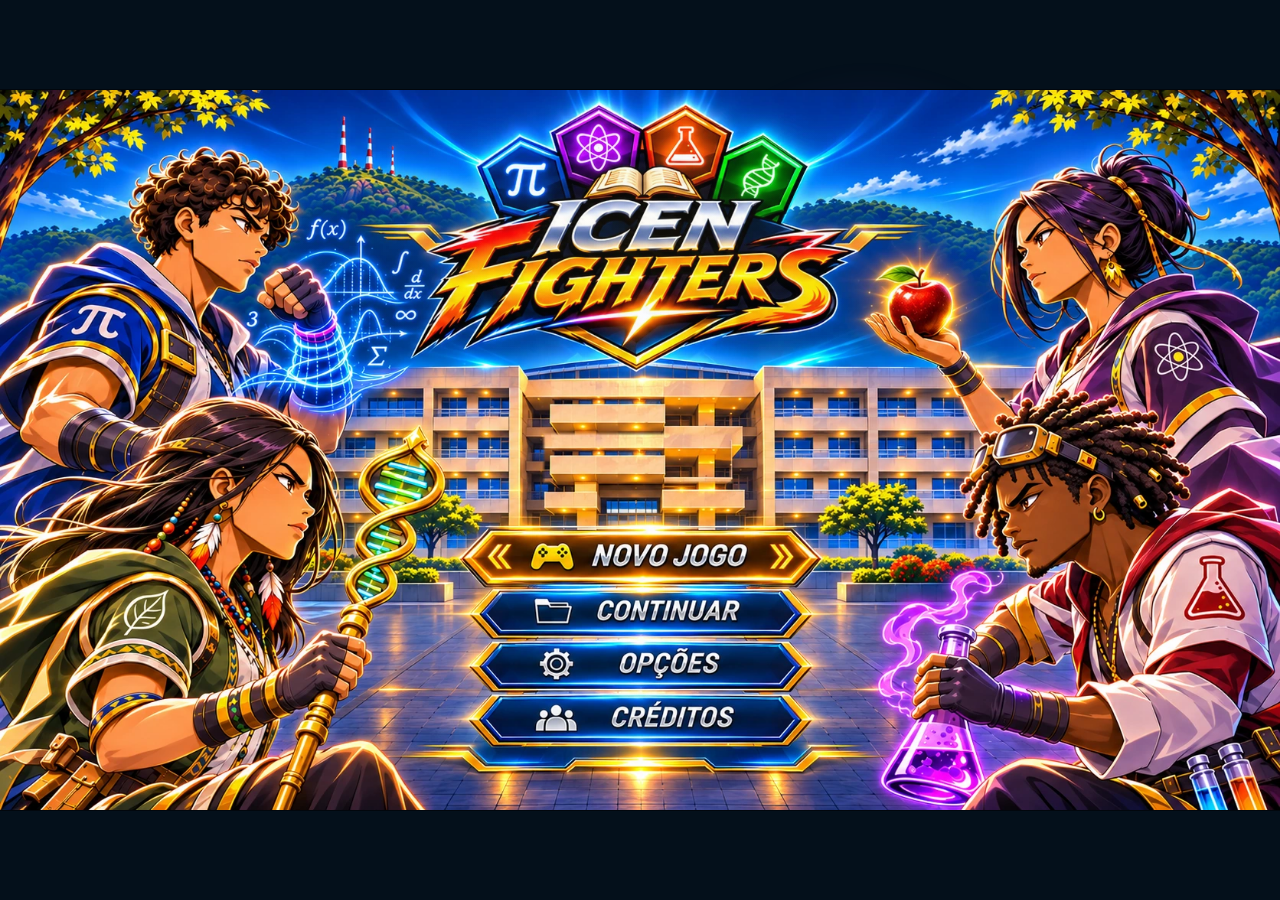
<file: index.html>
<!DOCTYPE html>
<html lang="pt-BR">
<head>
  <meta charset="utf-8" />
  <meta name="viewport" content="width=device-width, initial-scale=1, viewport-fit=cover" />
  <meta name="theme-color" content="#100d20" />
  <title>ICEN Fighters — Novo Jogo</title>
  <link rel="stylesheet" href="src/style.css" />
  <link rel="stylesheet" href="src/splash.css" />
  <link rel="stylesheet" href="src/central_discente_v05.css" />
  <link rel="stylesheet" href="src/central_discente_v06.css" />
  <link rel="stylesheet" href="src/central_discente_v08.css" />
  <link rel="stylesheet" href="src/central_discente_v09.css" />
  <link rel="stylesheet" href="src/central_discente_v10.css" />
</head>
<body>
  <div class="ambient-glow a"></div><div class="ambient-glow b"></div>
  <div class="app" id="app">
    <header class="topbar">
      <div class="brand-small"><span class="brand-icon" aria-hidden="true">✦</span><span>ICEN <strong>FIGHTERS</strong></span></div>
      <div class="topbar-right"><span class="topbar-chip"><span class="online-dot"></span> LICENCIATURA EM MATEMÁTICA</span><span class="build-chip">ALFA 0.2</span></div>
    </header>
    <main>
      <!-- INÍCIO: apenas Novo jogo habilitado na versão alfa. -->
      <!-- TELA INICIAL OFICIAL aprovada 05/11/2026 -->
      <section class="screen screen-menu active" id="screen-menu" aria-labelledby="menu-title">
        <h1 id="menu-title" class="splash-sr-only">ICEN Fighters — Menu principal</h1>
        <div class="splash-frame">
          <img class="splash-art" src="assets/menu/menu_sem_placa_v07.webp" width="1672" height="941"
               alt="" aria-hidden="true" fetchpriority="high" decoding="async" draggable="false" />
          <nav aria-label="Menu principal">
            <button type="button" id="btn-new-game" class="splash-hotspot splash-hotspot--new" aria-label="Novo jogo — criar Discente" title="Novo jogo"><span class="splash-sr-only">Novo jogo</span></button>
            <button type="button" class="splash-hotspot splash-hotspot--continue" disabled aria-label="Continuar — em breve" title="Continuar em desenvolvimento"><span class="splash-sr-only">Continuar — em breve</span></button>
            <button type="button" class="splash-hotspot splash-hotspot--options" disabled aria-label="Opções — em breve" title="Opções em desenvolvimento"><span class="splash-sr-only">Opções — em breve</span></button>
            <button type="button" class="splash-hotspot splash-hotspot--credits" disabled aria-label="Créditos — em breve" title="Créditos em desenvolvimento"><span class="splash-sr-only">Créditos — em breve</span></button>
          </nav>
        </div>
        <nav class="splash-mobile-actions" aria-label="Menu principal para celular">
          <button type="button" id="btn-new-game-mobile">NOVO JOGO</button>
          <button type="button" disabled>CONTINUAR</button>
          <button type="button" disabled>OPÇÕES</button>
          <button type="button" disabled>CRÉDITOS</button>
          <span class="splash-mobile-caption">Gire o celular para ver a arte completa</span>
        </nav>
      </section>

      <section class="screen screen-editor" id="screen-editor" aria-labelledby="editor-title" hidden>
        <div class="screen-inner">
          <div class="editor-heading">
            <button class="back-button" id="btn-back-menu" aria-label="Voltar ao menu principal">← <span>MENU</span></button>
            <div class="heading-text"><span class="eyebrow">CRIAÇÃO DO DISCENTE · NOVO JOGO</span><h2 id="editor-title">Crie seu personagem<span class="punct">.</span></h2></div>
            <div class="heading-meta"><span>PERFIL INICIAL</span><b>01 / 05</b></div>
          </div>
          <div class="creator-layout">
            <div class="creator-controls">
              <div class="steps" role="tablist" aria-label="Etapas da criação">
                <button class="step active" data-go-step="1" role="tab" aria-selected="true"><b>01</b><span>Identidade</span></button>
                <button class="step" data-go-step="2" role="tab" aria-selected="false"><b>02</b><span>Aparência</span></button>
                <button class="step" data-go-step="3" role="tab" aria-selected="false"><b>03</b><span>Concluir</span></button>
              </div>
              <form id="creator-form" novalidate>
                <div class="editor-step" id="step-1">
                  <div class="section-kicker">01 / QUEM É VOCÊ?</div>
                  <h3>Defina sua identidade</h3>
                  <p class="section-intro">Você será um estudante único. Tudo poderá evoluir durante sua graduação.</p>
                  <label class="field-label" for="player-name">NOME DO DISCENTE <span class="required">*</span></label>
                  <div class="text-field"><span class="field-sparkle">✎</span><input id="player-name" type="text" name="player-name" maxlength="20" minlength="2" placeholder="Como quer ser chamado?" spellcheck="false" autocomplete="off" aria-describedby="name-help" /><span class="counter" id="name-counter">0/20</span></div>
                  <div class="help-line" id="name-help">De 2 a 20 caracteres. Este nome aparecerá na sua ficha.</div>
                  <div class="field-error" id="name-error" role="alert" hidden>Informe um nome com pelo menos 2 caracteres.</div>
                  <div class="field-label spaced">MODELO DO PERSONAGEM</div>
                  <div class="model-options" id="body-model-options" role="group" aria-label="Modelo do personagem"></div>
                  <div class="field-label spaced">TOM DE PELE</div>
                  <p class="field-description">Escolha entre oito tonalidades. A seleção não altera seus atributos.</p>
                  <div class="swatch-list skin-swatches" id="skin-swatches" role="group" aria-label="Tons de pele"></div>
                  <div class="info-banner"><span class="info-icon">✦</span><p><b>Seu estilo, suas regras.</b> Aparência e gênero não influenciam poder ou dificuldade.</p></div>
                </div>

                <div class="editor-step" id="step-2" hidden>
                  <div class="section-kicker">02 / SEU ESTILO</div>
                  <h3>Monte seu visual</h3>
                  <p class="section-intro">Cabelos, roupas e acessórios são peças independentes. Novos itens serão liberados ao vencer disciplinas.</p>
                  <div class="field-label">PENTEADO <span class="selection-count">3 opções iniciais</span></div>
                  <div class="image-option-grid" id="hairstyles" role="group" aria-label="Penteados"></div>
                  <div class="field-label spaced">COR DO CABELO</div>
                  <div class="swatch-list hair-swatches" id="hair-swatches" role="group" aria-label="Cores do cabelo"></div>
                  <div class="field-label spaced">ROUPA INICIAL <span class="selection-count">3 conjuntos</span></div>
                  <div class="image-option-grid" id="outfits" role="group" aria-label="Conjuntos de roupa"></div>
                  <div class="field-label spaced">ACESSÓRIO</div>
                  <div class="accessory-list" id="accessories" role="group" aria-label="Acessórios"></div>
                  <div class="info-banner compact"><span class="info-icon">◇</span><p>Mesmo num conjunto pronto, <b>blusa, calça e tênis são arquivos separados</b>. As futuras recompensas poderão ser misturadas.</p></div>
                </div>

                <div class="editor-step" id="step-3" hidden>
                  <div class="section-kicker">03 / PRIMEIRO DIA</div>
                  <h3>Seu Discente está pronto</h3>
                  <p class="section-intro">Confira sua ficha antes de registrar o personagem. A aventura começará no Campus das Auroras.</p>
                  <div class="review-card"><div class="review-icon">✧</div><div><span class="review-small">NOME DO DISCENTE</span><strong id="review-name">—</strong><span id="review-model">—</span></div></div>
                  <div class="review-list"><div><span>Curso inicial</span><b>Licenciatura em Matemática</b></div><div><span>Semestre de entrada</span><b>1º semestre</b></div><div><span>Visual escolhido</span><b id="review-outfit">Campus</b></div><div><span>Habilidades aprendidas</span><b>0 — jornada inicial</b></div></div>
                  <div class="tutorial-note"><span>PRÓXIMA FASE</span><p>Inserção à Vida Universitária apresentará o tutorial; depois você enfrentará as disciplinas do primeiro semestre.</p><small>O tutorial e os combates não foram implementados nesta versão.</small></div>
                </div>
                <div class="form-footer"><button type="button" class="button muted" id="btn-prev" hidden>← VOLTAR</button><button type="button" class="button cta" id="btn-next">CONTINUAR <span>→</span></button><button type="submit" class="button cta" id="btn-create" hidden>CRIAR DISCENTE <span>✦</span></button></div>
              </form>
            </div>
            <aside class="preview-panel" aria-label="Visualização do personagem em tempo real">
              <div class="preview-top"><div><div class="preview-label">VISUALIZAÇÃO AO VIVO</div><strong id="preview-name">DISCENTE</strong></div><span class="preview-status"><span></span> PRÉVIA</span></div>
              <div class="preview-scene" id="preview-scene"><div class="rune rune-a"></div><div class="rune rune-b"></div><canvas id="character-canvas" width="360" height="500" role="img" aria-label="Prévia em pixel art do personagem selecionado">Prévia do personagem</canvas><div class="character-platform"></div><span class="scene-caption">CAMPUS DAS AURORAS · PERSONAGEM INICIAL</span></div>
              <div class="preview-bottom"><div><span>CAMADAS</span><b>Separadas e combináveis</b></div><div class="layer-pills"><span>CORPO</span><span>CABELO</span><span>ROUPA</span><span>ACESSÓRIOS</span><span class="fx-tag">PODERES ↗</span></div></div>
              <p class="preview-tip">Este é o modelo de aparência. Os sprites de ataques e os efeitos das habilidades serão criados separadamente.</p>
            </aside>
          </div>
        </div>
      </section>

      <section class="screen screen-complete" id="screen-complete" aria-labelledby="finish-title" hidden>
        <div class="finish-background"></div>
        <div class="finish-card"><div class="finish-emblem">✦</div><span class="eyebrow">PERFIL REGISTRADO</span><h2 id="finish-title">Sua jornada vai começar<span>.</span></h2><p class="finish-lead"><b id="finish-name">DISCENTE</b>, seu personagem foi criado e registrado neste navegador.</p><div class="finish-profile"><canvas id="finish-canvas" width="160" height="230" aria-label="Discente criado"></canvas><div class="finish-details"><div><span>CURSO</span><b>MATEMÁTICA</b></div><div><span>PERÍODO</span><b>1º SEMESTRE</b></div><div><span>REGISTRO LOCAL</span><b id="finish-slot">SLOT 01 / 05</b></div><div><span>STATUS</span><b>AGUARDANDO TUTORIAL</b></div></div></div><p class="finish-disclaimer">A criação de personagem está pronta. O modo graduação e a opção Continuar serão conectados em próximas versões.</p><button class="button cta" id="finish-back">VOLTAR AO MENU <span>↗</span></button></div>
      </section>
    </main>
    <div class="toast" id="toast" role="status" aria-live="polite" hidden></div>
  </div>
  
<script src="src/catalog.js"></script>
  <script src="src/sprite_renderer.js"></script>
  <script src="src/power_effects.js"></script>
  <script src="src/save_system.js"></script>
  <script src="src/app.js"></script>
<script src="src/build_hex_core_v05.js"></script>
<script src="src/central_discente_v09.js"></script>
</body>
</html>
</file>
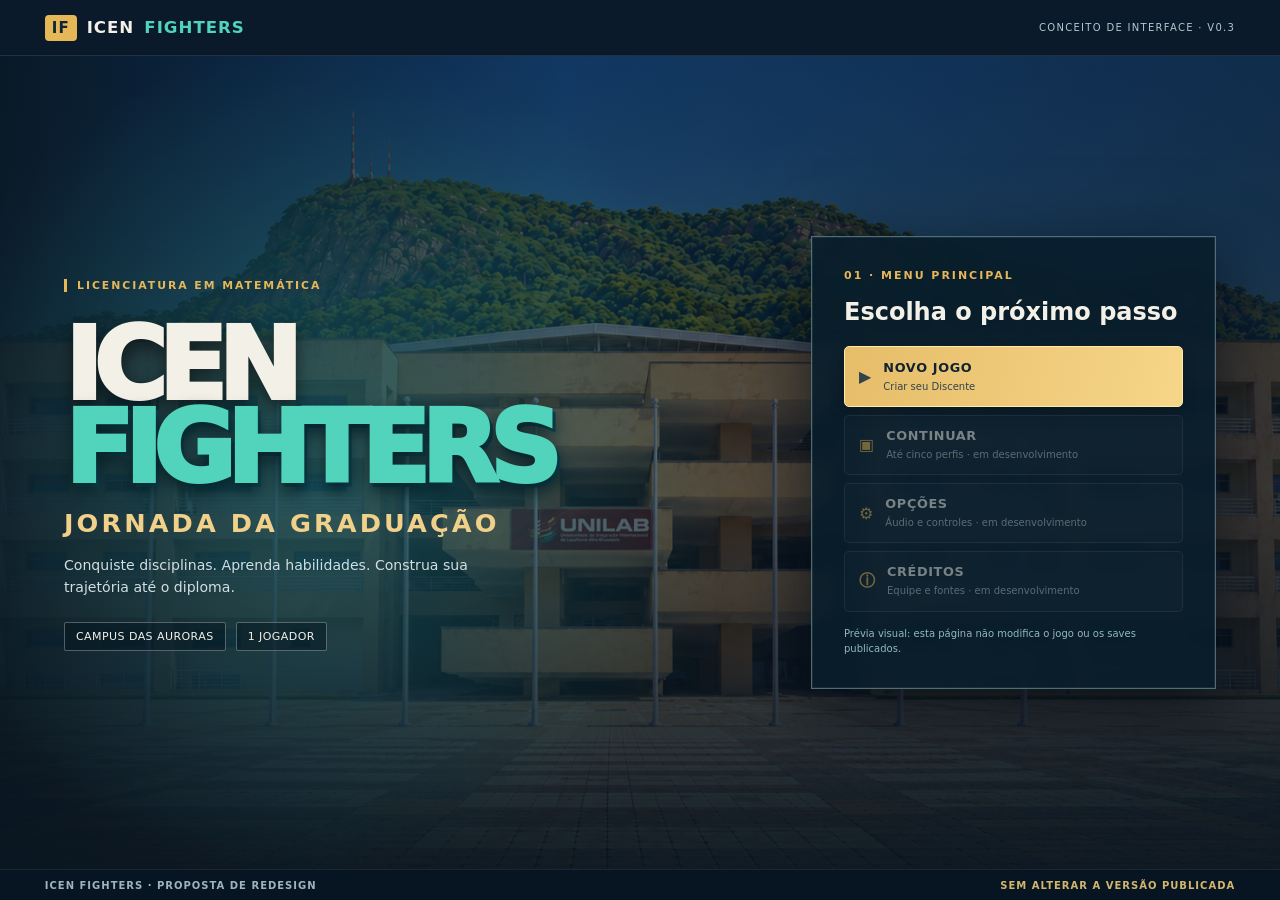
<file: docs/menu-conceito-v03.html>
<!doctype html>
<html lang="pt-BR">
<head>
<meta charset="UTF-8"><meta name="viewport" content="width=device-width, initial-scale=1, viewport-fit=cover"><meta name="theme-color" content="#0b1724">
<title>ICEN Fighters • Conceito de Interface v0.3</title>
<style>
:root{color-scheme:dark;--ink:#091522;--navy:#102638;--sea:#146478;--teal:#52d3bb;--gold:#e6b757;--cream:#f3f1e7;--slate:#c4d3d7;--muted:#9bafb8;--edge:#45607080;--shadow:#02080e99}
*{box-sizing:border-box}html,body{margin:0;width:100%;height:100%;overflow:hidden;font-family:system-ui,-apple-system,"Segoe UI",sans-serif;color:var(--cream);background:var(--ink)}button,input{font:inherit}button{color:inherit;cursor:pointer}button:disabled{cursor:default}button:focus-visible,input:focus-visible{outline:2px solid var(--gold);outline-offset:3px}
#app{height:100dvh;min-height:0;display:grid;grid-template-rows:56px minmax(0,1fr) 31px;isolation:isolate;background:linear-gradient(165deg,#0d2237,#07131f)}
header{display:flex;justify-content:space-between;align-items:center;gap:12px;padding:0 clamp(15px,3.5vw,55px);border-bottom:1px solid #ffffff18;background:#0b1a2ade}header .brand{display:flex;align-items:center;gap:10px;font-weight:900;letter-spacing:.06em;font-size:clamp(14px,1.3vw,20px)}header .brand i{font-style:normal;background:var(--gold);color:#102638;border-radius:4px;padding:4px 7px;font-size:15px}header .brand em{color:var(--teal);font-style:normal}header .alpha{font-size:10px;color:#b2c8cb;letter-spacing:.13em;white-space:nowrap}footer{padding:0 clamp(15px,3.5vw,55px);border-top:1px solid #ffffff13;display:flex;align-items:center;justify-content:space-between;gap:12px;color:#9eb4bc;font-weight:700;font-size:10px;letter-spacing:.1em;background:#071523}footer span:last-child{color:#d2b66d}
.viewport{min-height:0;overflow:hidden;position:relative}.view{position:absolute;inset:0;overflow:hidden;display:none}.view.active{display:block}.menu-bg{position:absolute;inset:0;background:linear-gradient(90deg,#061522f5 0%,#061522a8 44%,#071522c8 100%),linear-gradient(0deg,#05131dd8,transparent 46%),url('../assets/campus_auroras_v74.jpg') center/cover;filter:saturate(.85)}.menu-bg::after{content:'';position:absolute;inset:0;background:radial-gradient(circle at 25% 50%,#157d8780,transparent 40%)}
.menu-layout{position:relative;z-index:1;height:100%;width:min(100%,1580px);margin:0 auto;padding:clamp(22px,5vh,62px) clamp(18px,5vw,75px);display:grid;grid-template-columns:minmax(0,1.15fr) minmax(310px,.85fr);gap:clamp(20px,5vw,90px);align-items:center}
.masthead{min-width:0}.mini{display:inline-block;border-left:3px solid var(--gold);padding-left:10px;color:var(--gold);text-transform:uppercase;letter-spacing:.18em;font-size:clamp(10px,.85vw,12px);font-weight:900}.masthead h1{margin:clamp(18px,3.6vh,34px) 0 5px;font-size:clamp(60px,7.8vw,125px);letter-spacing:-.085em;line-height:.83;font-weight:1000;font-family:Impact,"Arial Black",system-ui,sans-serif;text-shadow:0 7px 17px #0008}.masthead h1 span{display:block}.masthead h1 span:last-child{color:var(--teal);filter:drop-shadow(3px 4px 0 #0b4350)}.masthead .sub{font-size:clamp(15px,2vw,28px);font-weight:800;letter-spacing:.12em;color:#f1d08a;margin:17px 0}.masthead p{max-width:460px;color:#d2dfe1;line-height:1.55;font-size:clamp(12px,1.1vw,16px)}.masthead .tag{display:flex;gap:10px;flex-wrap:wrap;margin-top:24px}.tag span{font-size:11px;border:1px solid #ffffff4c;background:#03131e7a;padding:7px 11px;border-radius:2px;letter-spacing:.04em}
.menu-frame{justify-self:end;width:min(100%,405px);padding:clamp(18px,2.6vw,32px);border:1px solid #b6e6df66;background:#081d2ce6;box-shadow:0 18px 65px #020812aa,inset 0 0 0 1px #ffffff12;backdrop-filter:blur(7px)}.frame-eyebrow{display:block;font-size:11px;letter-spacing:.18em;color:var(--gold);font-weight:800;margin-bottom:16px}.menu-frame h2{font-size:clamp(18px,2vw,24px);margin:0 0 20px}.main-action{border:1px solid #ffffff24;background:#ffffff08;display:flex;align-items:center;gap:12px;width:100%;padding:clamp(9px,1.35vh,16px) 14px;text-align:left;min-height:clamp(51px,6.7vh,65px);margin:8px 0;border-radius:5px}.main-action b{letter-spacing:.05em;display:block;font-size:clamp(12px,1vw,15px)}.main-action small{font-size:10px;color:#adc3c8}.main-action .key{font-weight:900;font-size:16px;color:var(--gold)}.main-action.start{background:linear-gradient(105deg,#e6bd69,#f6d689);color:#112331;box-shadow:0 6px 15px #0003;border-color:#ffecac}.main-action.start small,.main-action.start .key{color:#32434b}.main-action.start:hover{filter:brightness(1.06);transform:translateX(-2px)}.main-action:disabled{opacity:.47}.menu-frame .hint{font-size:10px;color:#93b8bd;line-height:1.5;margin-top:14px}
/* Creator is a finite scene, not a document that grows the viewport. */
.creator{background:radial-gradient(circle at 68% 34%,#194e5b67,transparent 50%),linear-gradient(145deg,#0a2031,#08131f)}.creator-layout{height:100%;max-width:1480px;margin:auto;padding:clamp(9px,1.9vh,20px) clamp(14px,3vw,44px);display:grid;grid-template-rows:clamp(46px,8vh,64px) minmax(0,1fr);gap:10px}.creator-heading{display:flex;align-items:center;gap:13px;min-width:0}.back{border:1px solid #6aa4a75c;background:#123140;padding:9px 14px;border-radius:4px;font-weight:800}.creator-heading h2{font-size:clamp(17px,2.1vw,27px);margin:0;white-space:nowrap}.creator-heading .filler{flex:1}.creator-heading small{color:#9fb8bf;letter-spacing:.13em;font-size:10px;white-space:nowrap}
.creator-body{min-height:0;display:grid;grid-template-columns:minmax(340px,.83fr) minmax(0,1.17fr);gap:clamp(12px,2vw,27px)}.panel{min-height:0;overflow:hidden;border:1px solid #a0cad24b;background:#0b2434dc;box-shadow:0 12px 35px #0208135e}.edit-panel{display:grid;grid-template-rows:52px minmax(0,1fr) 62px}.steps{display:grid;grid-template-columns:repeat(3,1fr);border-bottom:1px solid #ffffff20}.step{background:transparent;border:0;border-right:1px solid #ffffff13;font-size:clamp(10px,1vw,12px);font-weight:900;letter-spacing:.02em;color:#aabec4}.step span{color:var(--gold);margin-right:6px}.step.current{background:#1a5360;color:#f8fbf6;border-bottom:3px solid var(--gold)}.edit-content{min-height:0;overflow:hidden;padding:clamp(12px,2.4vh,26px);display:flex;flex-direction:column;gap:clamp(10px,2vh,17px)}.step-page{display:none;min-height:0}.step-page.active{display:block}.step-page h3{font-size:clamp(19px,2vw,25px);margin:0 0 5px}.step-page .desc{margin:0 0 clamp(12px,2vh,20px);font-size:clamp(11px,.95vw,13px);color:#b4c9d0;line-height:1.35}.label{display:block;font-size:10px;font-weight:900;color:#d2e1e3;letter-spacing:.12em;text-transform:uppercase;margin:12px 0 7px}.name{background:#071825;border:1px solid #6ba5b267;padding:10px;width:100%;min-height:43px;outline:none;color:#fdfefe;border-radius:3px}.option-row{display:grid;grid-template-columns:repeat(2,minmax(0,1fr));gap:8px}.option-row.three{grid-template-columns:repeat(3,minmax(0,1fr))}.choice{border:1px solid #688a957d;background:#09202e;padding:clamp(8px,1.5vh,12px) 4px;border-radius:3px;font-size:clamp(11px,1vw,13px);font-weight:800}.choice.selected{border-color:var(--gold);color:#f7ddb0;background:#284554}.choice:hover{background:#284653}.swatches{display:flex;flex-wrap:wrap;gap:9px;align-items:center}.swatch{border:2px solid #c8d8d84a;box-shadow:0 0 0 1px #020b11;width:clamp(28px,3.5vh,37px);height:clamp(28px,3.5vh,37px);border-radius:50%;padding:0}.swatch.selected{outline:2px solid var(--gold);outline-offset:3px}.note{color:#a5bac2;font-size:11px;line-height:1.4;margin-top:15px}.actions{border-top:1px solid #ffffff23;display:flex;align-items:center;justify-content:space-between;gap:8px;padding:10px clamp(11px,2vw,24px)}.actions span{font-size:10px;color:#bdd0d6}.next{border:0;border-radius:3px;background:#e4b958;color:#122434;font-weight:900;padding:12px 18px;min-width:145px}.next:hover{filter:brightness(1.07)}
.preview-panel{display:grid;grid-template-rows:51px minmax(0,1fr) 49px;background:radial-gradient(circle at 50% 50%,#12506a50,transparent 52%),#0a1e2c}.preview-head{border-bottom:1px solid #ffffff26;padding:14px 19px;display:flex;justify-content:space-between;align-items:center;gap:5px}.preview-head b{letter-spacing:.06em;font-size:13px}.preview-head small{font-size:10px;color:var(--gold)}.preview-stage{min-height:0;position:relative;display:grid;place-items:center;background:linear-gradient(0deg,#091a29ce,transparent 70%),url('../assets/campus_auroras_v74.jpg') center 55%/cover;isolation:isolate}.preview-stage:before{content:'';position:absolute;inset:0;background:#0625369f;z-index:-1}.model-display{width:min(70%,360px);height:92%;display:grid;place-items:center}.dummy-svg{height:100%;width:100%;max-height:440px;filter:drop-shadow(0 10px 20px #000c)}.model-muted{fill:#4e8296;stroke:#9fb7be;stroke-width:2;stroke-dasharray:5 4}.model-hair{fill:#233844}.model-cloth{fill:#244c57;stroke:#9fb7be;stroke-width:2}.model-skin{fill:var(--selectedSkin,#b97b58)}.model-shadow{fill:#06151dcc}.art-warning{position:absolute;bottom:12px;left:13px;right:13px;padding:10px 12px;border-left:3px solid var(--gold);background:#0a1a29d9;box-shadow:0 4px 12px #0007;font-size:clamp(10px,.85vw,12px);line-height:1.3}.preview-foot{padding:8px 15px;border-top:1px solid #ffffff28;display:flex;align-items:center;justify-content:space-between;gap:8px}.preview-foot small{color:#a4bec3;font-size:10px}.preview-foot strong{color:var(--teal);font-size:10px}
@media(max-width:930px){.menu-layout{gap:12px;padding:25px}.masthead h1{font-size:clamp(62px,9vw,100px)}.masthead p{font-size:13px}.menu-frame{max-width:355px}.creator-body{grid-template-columns:minmax(290px,.9fr) minmax(0,1.1fr)}.preview-foot strong{display:none}}
@media(max-width:680px){#app{grid-template-rows:48px minmax(0,1fr) 27px}header .alpha{font-size:8px}.menu-layout{grid-template-columns:1fr;grid-template-rows:minmax(0,.85fr) minmax(0,1.15fr);gap:8px;padding:12px 17px}.masthead{align-self:center}.masthead h1{margin:10px 0 4px;font-size:clamp(52px,11vw,83px)}.masthead .sub{font-size:15px;margin:10px 0 5px}.masthead p{font-size:11px;line-height:1.35;margin:7px 0}.masthead .tag{margin-top:8px}.tag span{font-size:9px;padding:4px 7px}.menu-frame{max-width:none;width:100%;justify-self:stretch;align-self:center;padding:12px 17px}.frame-eyebrow{margin-bottom:5px;font-size:9px}.menu-frame h2{font-size:17px;margin-bottom:8px}.main-action{min-height:40px;padding:7px 10px;margin:5px 0}.main-action b{font-size:11px}.main-action small{font-size:9px}.main-action .key{font-size:12px}.menu-frame .hint{margin-top:6px;font-size:9px}.creator-layout{grid-template-rows:38px minmax(0,1fr);padding:8px 10px;gap:6px}.creator-heading h2{font-size:16px}.creator-heading small{display:none}.back{padding:6px 9px;font-size:11px}.creator-body{grid-template-columns:1fr;grid-template-rows:minmax(130px,.38fr) minmax(0,.62fr);gap:8px}.preview-panel{grid-row:1;grid-template-rows:27px minmax(0,1fr);position:relative}.preview-head{padding:4px 9px}.preview-head b{font-size:10px}.preview-head small{font-size:9px}.preview-foot{display:none}.model-display{height:100%;width:55%}.dummy-svg{max-height:200px}.art-warning{font-size:8px;padding:4px 7px;bottom:3px;left:6px;right:6px}.edit-panel{grid-row:2;grid-template-rows:40px minmax(0,1fr) 50px}.edit-content{padding:10px 14px}.step-page h3{font-size:18px}.step-page .desc{font-size:10px;margin-bottom:8px}.label{font-size:9px;margin:8px 0 5px}.name{min-height:34px;padding:7px}.choice{font-size:10px;padding:7px 3px}.swatch{width:26px;height:26px}.actions{padding:5px 12px}.next{padding:9px 11px;min-width:120px;font-size:11px}.note{font-size:9px;margin-top:7px}.preview-stage{background-position:center 40%}footer{font-size:8px;padding:0 10px}}
@media(max-height:690px) and (min-width:681px){.menu-layout{padding:15px 35px}.masthead h1{font-size:clamp(51px,6.8vw,94px);margin:12px 0}.masthead .sub{margin:8px 0}.masthead p{line-height:1.35;margin:8px 0}.menu-frame{padding:18px}.main-action{min-height:46px;padding:8px 13px}.creator-layout{grid-template-rows:43px minmax(0,1fr)}.edit-panel{grid-template-rows:43px minmax(0,1fr) 48px}.preview-panel{grid-template-rows:43px minmax(0,1fr) 38px}.edit-content{padding:10px 16px}.step-page .desc{margin-bottom:8px}.note{margin-top:8px}.label{margin:10px 0 5px}.swatch{width:27px;height:27px}.creator-heading h2{font-size:20px}}
</style>
</head>
<body>
<div id="app"><header><div class="brand"><i>IF</i> ICEN <em>FIGHTERS</em></div><div class="alpha">CONCEITO DE INTERFACE · V0.3</div></header>
<main class="viewport"><section id="menu" class="view active" aria-label="Menu principal"><div class="menu-bg"></div><div class="menu-layout"><div class="masthead"><span class="mini">Licenciatura em Matemática</span><h1><span>ICEN</span><span>FIGHTERS</span></h1><div class="sub">JORNADA DA GRADUAÇÃO</div><p>Conquiste disciplinas. Aprenda habilidades. Construa sua trajetória até o diploma.</p><div class="tag"><span>CAMPUS DAS AURORAS</span><span>1 JOGADOR</span></div></div><nav class="menu-frame" aria-label="Ações do jogo"><span class="frame-eyebrow">01 · MENU PRINCIPAL</span><h2>Escolha o próximo passo</h2><button class="main-action start" id="new"><span class="key">▶</span><span><b>NOVO JOGO</b><small>Criar seu Discente</small></span></button><button class="main-action" disabled><span class="key">▣</span><span><b>CONTINUAR</b><small>Até cinco perfis · em desenvolvimento</small></span></button><button class="main-action" disabled><span class="key">⚙</span><span><b>OPÇÕES</b><small>Áudio e controles · em desenvolvimento</small></span></button><button class="main-action" disabled><span class="key">ⓘ</span><span><b>CRÉDITOS</b><small>Equipe e fontes · em desenvolvimento</small></span></button><div class="hint">Prévia visual: esta página não modifica o jogo ou os saves publicados.</div></nav></div></section>
<section id="creator" class="view creator" aria-label="Conceito do criador"><div class="creator-layout"><div class="creator-heading"><button class="back" id="back">← MENU</button><h2>CRIAR DISCENTE</h2><div class="filler"></div><small>PERFIL INICIAL • PRÉVIA</small></div><div class="creator-body"><div class="panel edit-panel"><div class="steps"><button class="step current" data-step="0"><span>01</span> IDENTIDADE</button><button class="step" data-step="1"><span>02</span> CABELO</button><button class="step" data-step="2"><span>03</span> ROUPAS</button></div><div class="edit-content">
<div class="step-page active" data-page="0"><h3>Quem você será?</h3><p class="desc">Escolha a base do Discente. A aparência não altera suas habilidades.</p><label class="label" for="name">Nome do personagem</label><input class="name" id="name" maxlength="20" placeholder="Seu nome no jogo"><div class="label">Modelo corporal</div><div class="option-row"><button class="choice selected" data-group="body" data-val="masculino">Masculino</button><button class="choice" data-group="body" data-val="feminino">Feminino</button></div><div class="label">Tom de pele</div><div class="swatches" id="skins"></div><p class="note">A base de animação será a mesma para todos os personagens; mudam apenas as peças visuais compatíveis.</p></div>
<div class="step-page" data-page="1"><h3>Seu estilo</h3><p class="desc">Três penteados iniciais, com cores independentes.</p><div class="label">Penteado</div><div class="option-row three"><button class="choice selected" data-group="hair" data-val="curto">Curto</button><button class="choice" data-group="hair" data-val="cacheado">Afro / Cachos</button><button class="choice" data-group="hair" data-val="trancas">Tranças</button></div><div class="label">Cor do cabelo</div><div class="swatches" id="haircolors"></div><p class="note">Neste conceito, a silhueta é propositalmente provisória. O sprite final será desenhado e animado depois que validarmos o padrão de rig.</p></div>
<div class="step-page" data-page="2"><h3>Pronto para o campus</h3><p class="desc">O uniforme será formado por blusa, calça e calçados intercambiáveis.</p><div class="label">Conjunto inicial</div><div class="option-row three"><button class="choice selected" data-group="outfit" data-val="campus">Campus</button><button class="choice" data-group="outfit" data-val="lab">Laboratório</button><button class="choice" data-group="outfit" data-val="esporte">Esportivo</button></div><div class="label">Acessório</div><div class="option-row three"><button class="choice selected" data-group="accessory" data-val="nenhum">Nenhum</button><button class="choice" data-group="accessory" data-val="oculos">Óculos</button><button class="choice" data-group="accessory" data-val="fones">Fones</button></div><p class="note">Recompensas de disciplinas futuras entrarão neste mesmo inventário, sem recriar o boneco ou alterar o esqueleto.</p></div>
</div><div class="actions"><span id="counter">ETAPA 1 DE 3</span><button class="next" id="next">PRÓXIMO →</button></div></div>
<div class="panel preview-panel"><div class="preview-head"><b>ÁREA DE PRÉVIA DO PERSONAGEM</b><small>RIG MODULAR · EM PROJETO</small></div><div class="preview-stage"><div class="model-display"><svg class="dummy-svg" viewBox="0 0 190 330" preserveAspectRatio="xMidYMid meet" aria-label="Silhueta técnica provisória sem desenho definitivo" role="img"><ellipse cx="95" cy="317" rx="71" ry="8" class="model-shadow"/><g opacity=".93"><path class="model-cloth" d="M63 142 L128 142 L137 229 L53 229 Z"/><path class="model-muted" d="M66 231 L94 231 L90 304 L58 305 Z M97 231 L127 231 L139 303 L103 305 Z"/><path class="model-cloth" d="M55 147 L37 220 L25 254 L44 262 L63 226 L77 165Z M129 147 L147 225 L162 251 L179 244 L161 207 L139 162 Z"/><path class="model-skin" d="M78 53 Q95 37 113 52 L125 91 Q120 128 95 136 Q67 123 66 93 Z"/><path class="model-hair" d="M67 88 L61 66 Q61 40 94 38 Q127 39 130 72 L120 69 Q96 58 70 75 Z"/><rect class="model-cloth" x="69" y="123" width="54" height="24" rx="10"/><path d="M55 302 L92 302 L93 312 L54 312 Z M104 302 L142 301 L148 311 L101 312 Z" fill="#d1b76c" stroke="#0b2435" stroke-width="2"/><path d="M28 250 L45 258 L42 269 L22 260 Z M163 250 L179 244 L183 255 L165 262Z" class="model-skin"/><path d="M82 152 L106 152 M83 164 L105 164 M94 152 L94 175" stroke="#d7c28b" stroke-width="3" stroke-dasharray="3 5" fill="none"/></g></svg></div><div class="art-warning"><strong>MANEQUIM TÉCNICO PROVISÓRIO.</strong> Não é o sprite final nem uma referência de qualidade artística. O próximo marco será produzir um corpo-base detalhado, com articulações e roupas independentes.</div></div><div class="preview-foot"><small>CAMADAS: CORPO · CABELO · TRAJE · ACESSÓRIOS</small><strong>EFEITOS EM MÓDULO SEPARADO</strong></div></div></div></div></section></main><footer><span>ICEN FIGHTERS · PROPOSTA DE REDESIGN</span><span>SEM ALTERAR A VERSÃO PUBLICADA</span></footer></div>
<script>
(()=>{'use strict';const $=x=>document.getElementById(x);let step=0;const skin=['#f8dabe','#eabd9c','#daa079','#c18862','#a87352','#86583c','#62412d','#40291f'];const hair=['#26323c','#714331','#d7ac65','#ad5843','#6b4b8d','#418ba1'];
function show(s){$('menu').classList.toggle('active',s==='menu');$('creator').classList.toggle('active',s==='creator')}
function palette(id,items,group){$(id).innerHTML=items.map((c,i)=>`<button class="swatch ${i===(group==='skin'?3:0)?'selected':''}" style="background:${c}" data-group="${group}" data-val="${i}" aria-label="${group} ${i+1}" title="${group} ${i+1}"></button>`).join('')}
palette('skins',skin,'skin');palette('haircolors',hair,'haircolor');
function goto(i){step=Math.max(0,Math.min(2,i));document.querySelectorAll('.step').forEach(e=>e.classList.toggle('current',Number(e.dataset.step)===step));document.querySelectorAll('.step-page').forEach(e=>e.classList.toggle('active',Number(e.dataset.page)===step));$('counter').textContent=`ETAPA ${step+1} DE 3`;$('next').textContent=step===2?'FECHAR PRÉVIA ✓':'PRÓXIMO →';}
$('new').onclick=()=>{goto(0);show('creator')};$('back').onclick=()=>show('menu');$('next').onclick=()=>{if(step===2)show('menu');else goto(step+1)};
document.querySelectorAll('.step').forEach(e=>e.onclick=()=>goto(Number(e.dataset.step)));
document.querySelectorAll('.choice,.swatch').forEach(e=>e.onclick=()=>{const g=e.dataset.group;document.querySelectorAll(`[data-group="${g}"]`).forEach(b=>b.classList.remove('selected'));e.classList.add('selected');if(g==='skin')document.documentElement.style.setProperty('--selectedSkin',skin[Number(e.dataset.val)]);if(g==='haircolor')document.querySelector('.model-hair').style.fill=hair[Number(e.dataset.val)];});
document.documentElement.style.setProperty('--selectedSkin',skin[3]);
})();
</script></body></html>
</file>
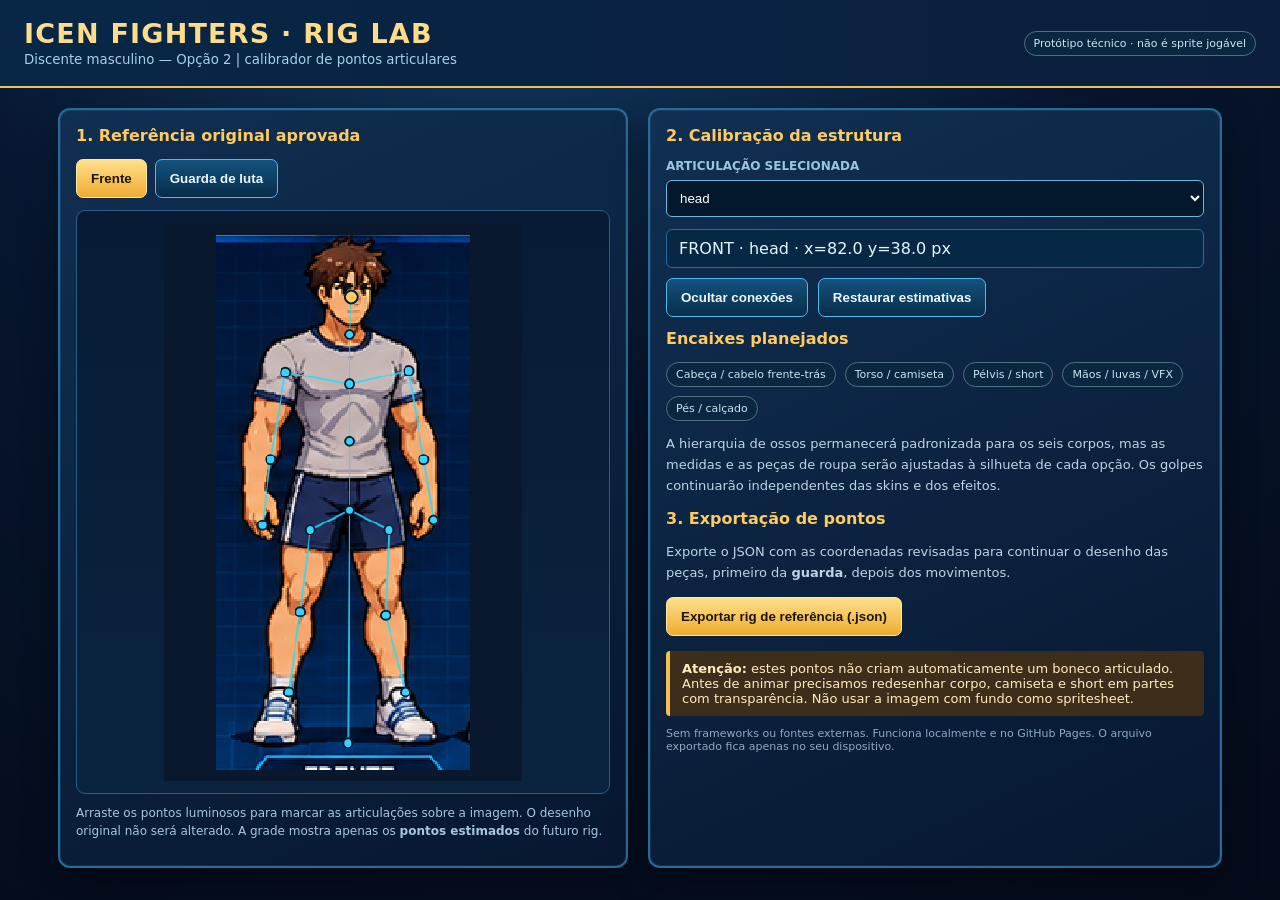
<file: tools/rig_m02/rig_lab_m02.html>
<!doctype html>
<html lang="pt-BR"><head><meta charset="utf-8"><meta name="viewport" content="width=device-width,initial-scale=1"><title>ICEN Rig Lab — Masculino 02</title>
<style>
:root{--bg:#06142b;--mid:#112947;--stroke:#2e92be;--gold:#f2bf54;--ink:#e8f5ff;--cyan:#36cffc}*{box-sizing:border-box}body{margin:0;background:radial-gradient(circle at 40% -20%,#14436c,#07152e 48%,#040b19);color:var(--ink);font-family:system-ui,Segoe UI,Arial,sans-serif;min-height:100vh}header{background:linear-gradient(90deg,#082746,#0b1e3d);border-bottom:2px solid var(--gold);padding:18px 24px;display:flex;justify-content:space-between;align-items:center;gap:16px;flex-wrap:wrap}h1{margin:0;color:#ffdc8a;font-size:clamp(18px,2.4vw,27px);letter-spacing:.045em}header small{color:#a7cfeb}main{display:grid;grid-template-columns:minmax(320px,570px) minmax(320px,1fr);gap:20px;max-width:1200px;margin:20px auto;padding:0 18px 28px}.panel{border:2px solid #286b9a;border-radius:12px;background:linear-gradient(155deg,#102f52,#07172f);box-shadow:inset 0 0 0 1px #3ac6f31d,0 15px 35px #0006;padding:16px}.heading{color:#ffca5e;font-weight:850;font-size:16px;margin:0 0 14px}.tabs{display:flex;gap:8px;margin-bottom:12px}.tab,.action{border:1px solid #4cbcee;border-radius:7px;color:#eaf7ff;background:linear-gradient(#14527e,#082d4a);padding:11px 14px;font-weight:800;cursor:pointer}.tab[aria-pressed=true],.action.primary{color:#1c1608;border-color:#ffe8a2;background:linear-gradient(#ffe08a,#f0ab31)}button:hover{filter:brightness(1.15)}button:focus-visible{outline:3px solid white;outline-offset:2px}.viewer{background:linear-gradient(#081b34,#0a2440);border:1px solid #275e87;border-radius:9px;padding:12px;display:flex;justify-content:center;overflow:hidden}.viewer canvas{width:auto;height:min(62vh,560px);max-width:100%;touch-action:none;cursor:crosshair;image-rendering:pixelated}.caption{font-size:12px;color:#a7c6dd;line-height:1.5;margin:10px 0}.controls{display:flex;gap:10px;flex-wrap:wrap;margin-bottom:12px}.field{margin:12px 0}.field label{display:block;font-size:12px;color:#9bc5dd;margin-bottom:7px;font-weight:800;text-transform:uppercase}.field select{background:#03182d;color:white;border:1px solid #6bb9df;border-radius:6px;padding:9px;width:100%}.muted{font-size:13px;color:#bdd4e6;line-height:1.6}ul{margin:6px 0;padding-left:22px}.pill{border:1px solid #516f85;padding:5px 9px;border-radius:20px;font-size:11px;background:#0a2741;color:#cae4f4}.warning{border-left:4px solid #f3bf50;padding:10px 12px;background:#3d2e1c;color:#ffecbd;border-radius:4px;margin-top:15px;font-size:13px}#status{padding:9px 12px;margin:10px 0;background:#072844;border:1px solid #286a9f;border-radius:6px;color:#dff8ff}.row{display:flex;gap:9px;align-items:center;flex-wrap:wrap}.small{font-size:11px;color:#8dabbf}@media(max-width:760px){main{grid-template-columns:1fr;gap:10px}.viewer canvas{height:min(65vh,490px)}header{padding:14px 16px}.panel{padding:12px}}
</style></head>
<body><header><div><h1>ICEN FIGHTERS · RIG LAB</h1><small>Discente masculino — Opção 2 | calibrador de pontos articulares</small></div><span class="pill">Protótipo técnico · não é sprite jogável</span></header>
<main>
<section class="panel"><h2 class="heading">1. Referência original aprovada</h2><div class="tabs"><button class="tab" id="front" type="button" aria-pressed="true">Frente</button><button class="tab" id="guard" type="button" aria-pressed="false">Guarda de luta</button></div><div class="viewer"><canvas id="stage" width="384" height="600" aria-label="Referência original com pontos ajustáveis"></canvas></div><p class="caption">Arraste os pontos luminosos para marcar as articulações sobre a imagem. O desenho original não será alterado. A grade mostra apenas os <strong>pontos estimados</strong> do futuro rig.</p></section>
<aside class="panel"><h2 class="heading">2. Calibração da estrutura</h2><div class="field"><label for="joint">Articulação selecionada</label><select id="joint"></select></div><div id="status" aria-live="polite">Selecione e arraste um ponto.</div><div class="controls"><button class="action" id="toggle-links" type="button" aria-pressed="true">Ocultar conexões</button><button class="action" id="reset" type="button">Restaurar estimativas</button></div><h3 class="heading">Encaixes planejados</h3><div class="row"><span class="pill">Cabeça / cabelo frente-trás</span><span class="pill">Torso / camiseta</span><span class="pill">Pélvis / short</span><span class="pill">Mãos / luvas / VFX</span><span class="pill">Pés / calçado</span></div><p class="muted">A hierarquia de ossos permanecerá padronizada para os seis corpos, mas as medidas e as peças de roupa serão ajustadas à silhueta de cada opção. Os golpes continuarão independentes das skins e dos efeitos.</p><h3 class="heading">3. Exportação de pontos</h3><p class="muted">Exporte o JSON com as coordenadas revisadas para continuar o desenho das peças, primeiro da <strong>guarda</strong>, depois dos movimentos.</p><button class="action primary" id="export" type="button">Exportar rig de referência (.json)</button><div class="warning"><strong>Atenção:</strong> estes pontos não criam automaticamente um boneco articulado. Antes de animar precisamos redesenhar corpo, camiseta e short em partes com transparência. Não usar a imagem com fundo como spritesheet.</div><p class="small">Sem frameworks ou fontes externas. Funciona localmente e no GitHub Pages. O arquivo exportado fica apenas no seu dispositivo.</p></aside>
</main>
<script id="rig-data" type="application/json">{"format": "icen.rig-pilot.v0.1", "project": "ICEN Fighters", "character": "discente_masculino_02", "state": "DRAFT_JOINT_MARKERS_NOT_ANIMATED", "approvedReference": "folha_anatomica_aprovada.png", "sourceCropWarning": "Cropping reference art does not create independent, animatable body sprites.", "viewNote": "Frente e guarda são duas imagens de referência da mesma figura. Coordenadas iniciais aproximadas, calibráveis no laboratório.", "rigConvention": {"canonicalSkeletonId": "icen_humanoid_v1", "scaleUnit": "reference-image-pixels", "poseCoordinatesAreLocalToEachImage": true, "groundReference": "root; plantas dos pés a calibrar", "leftRight": "L/R anatômico; conferir com a direção de câmera", "inheritance": "Mesmos nomes/hierarquia de juntas para todos os seis corpos; offsets e silhueta adaptados a cada perfil", "pixelPerfect": "Exportar imagens em pixel art sem suavização; pós-arte por frame em extremidades e expressões", "combat": "hitboxes/hurtboxes independentes da aparência; não atrelar força/velocidade à silhueta"}, "joints": [{"id": "root", "parent": null}, {"id": "pelvis", "parent": "root"}, {"id": "spine", "parent": "pelvis"}, {"id": "chest", "parent": "spine"}, {"id": "neck", "parent": "chest"}, {"id": "head", "parent": "neck"}, {"id": "shoulder_L", "parent": "chest"}, {"id": "elbow_L", "parent": "shoulder_L"}, {"id": "wrist_L", "parent": "elbow_L"}, {"id": "shoulder_R", "parent": "chest"}, {"id": "elbow_R", "parent": "shoulder_R"}, {"id": "wrist_R", "parent": "elbow_R"}, {"id": "hip_L", "parent": "pelvis"}, {"id": "knee_L", "parent": "hip_L"}, {"id": "ankle_L", "parent": "knee_L"}, {"id": "hip_R", "parent": "pelvis"}, {"id": "knee_R", "parent": "hip_R"}, {"id": "ankle_R", "parent": "knee_R"}], "poses": {"front": {"image": "masculino_opcao_2_frente_ref.png", "imageSize": [154, 326], "anchors": {"root": [80, 310], "pelvis": [81, 168], "spine": [81, 126], "chest": [81, 91], "neck": [81, 61], "head": [82, 38], "shoulder_L": [42, 84], "elbow_L": [33, 137], "wrist_L": [28, 177], "shoulder_R": [117, 83], "elbow_R": [126, 137], "wrist_R": [132, 174], "hip_L": [57, 180], "knee_L": [51, 230], "ankle_L": [44, 279], "hip_R": [105, 180], "knee_R": [103, 232], "ankle_R": [115, 279]}}, "guard": {"image": "masculino_opcao_2_guarda_ref.png", "imageSize": [157, 326], "anchors": {"root": [65, 310], "pelvis": [64, 171], "spine": [70, 139], "chest": [71, 105], "neck": [65, 77], "head": [59, 51], "shoulder_L": [35, 101], "elbow_L": [35, 127], "wrist_L": [69, 105], "shoulder_R": [89, 101], "elbow_R": [102, 121], "wrist_R": [105, 92], "hip_L": [54, 180], "knee_L": [30, 230], "ankle_L": [12, 281], "hip_R": [92, 176], "knee_R": [113, 218], "ankle_R": [119, 280]}}}, "sockets": [{"id": "hair_back", "parent": "head", "purpose": "cabelo atrás da cabeça"}, {"id": "hair_front", "parent": "head", "purpose": "franja/cabelo dianteiro"}, {"id": "hat", "parent": "head", "purpose": "chapéus"}, {"id": "face", "parent": "head", "purpose": "óculos/máscaras"}, {"id": "top_torso", "parent": "chest", "purpose": "traje superior, máscara ajustada à silhueta"}, {"id": "bottom_pelvis", "parent": "pelvis", "purpose": "traje inferior"}, {"id": "left_hand", "parent": "wrist_L", "purpose": "luvas e poderes empunhados"}, {"id": "right_hand", "parent": "wrist_R", "purpose": "luvas e poderes empunhados"}, {"id": "left_foot", "parent": "ankle_L", "purpose": "calçados"}, {"id": "right_foot", "parent": "ankle_R", "purpose": "calçados"}, {"id": "back_accessory", "parent": "chest", "purpose": "mochilas, capas; layer anterior/posterior dependente da pose"}, {"id": "vfx_origin", "parent": "chest", "purpose": "efeitos das habilidades em módulo independente"}], "renderLayers": ["back_accessory", "hair_back", "leg_far", "bottom", "torso", "arm_far", "arm_near", "hair_front", "face", "top_front", "accessory_front", "vfx"], "requiredMotionIDs": ["idle", "walk_fwd", "jump", "punch_light", "kick_light"], "animationsImplemented": [], "nextMilestone": "Arte recortada em partes originais + rig real da pose guarda + um ciclo idle de teste. Sem publicar no jogo até passar QA.", "bodyFitRule": "Roupas superiores/inferiores precisam de variantes de encaixe para as seis silhuetas; não aplicar escala x indiscriminada.", "licenseNote": "Arte de referência aprovada no próprio projeto. Sem redistribuição de sprites/fonte de terceiros."}</script>
<script>
(()=>{'use strict';
const source=JSON.parse(document.getElementById('rig-data').textContent);const initial=JSON.parse(JSON.stringify(source));
let pose='front',selected='head',links=true,dragging=null,metrics={x:0,y:0,s:1};
const C=document.getElementById('stage'),cx=C.getContext('2d');
const img={}; for(const k of ['front','guard']){img[k]=new Image();img[k].src=source.poses[k].image;img[k].onload=draw;}
const joints=source.joints,sel=document.getElementById('joint'),status=document.getElementById('status');
for(const j of joints){const e=document.createElement('option');e.value=j.id;e.textContent=j.id;sel.append(e)}sel.value=selected;
function setPose(id){pose=id;document.getElementById('front').setAttribute('aria-pressed',String(id==='front'));document.getElementById('guard').setAttribute('aria-pressed',String(id==='guard'));updateStatus();draw()}
function updateStatus(){const a=source.poses[pose].anchors[selected];status.textContent=pose.toUpperCase()+' · '+selected+' · x='+a[0].toFixed(1)+' y='+a[1].toFixed(1)+' px'}
function draw(){const W=C.width,H=C.height;cx.fillStyle='#09182d';cx.fillRect(0,0,W,H);const poseData=source.poses[pose],im=img[pose];if(!im.complete||!im.naturalWidth)return;
const [iw,ih]=poseData.imageSize,s=Math.min((W-25)/iw,(H-25)/ih);const x=(W-iw*s)/2,y=(H-ih*s)/2;metrics={x,y,s};cx.imageSmoothingEnabled=false;cx.drawImage(im,x,y,iw*s,ih*s);
const pts=poseData.anchors,toStage=(id)=>[x+pts[id][0]*s,y+pts[id][1]*s];
if(links){cx.strokeStyle='#24dcfc';cx.lineWidth=2;cx.globalAlpha=.82;for(const j of joints){if(!j.parent)continue;const [ax,ay]=toStage(j.id),[bx,by]=toStage(j.parent);cx.beginPath();cx.moveTo(ax,ay);cx.lineTo(bx,by);cx.stroke()}cx.globalAlpha=1}
for(const j of joints){const [ax,ay]=toStage(j.id);cx.beginPath();cx.arc(ax,ay,j.id===selected?7:5,0,Math.PI*2);cx.fillStyle=j.id===selected?'#ffcc62':'#35d5fb';cx.fill();cx.strokeStyle='#071d33';cx.lineWidth=2;cx.stroke()}
}
function point(e){const box=C.getBoundingClientRect();return [(e.clientX-box.left)*C.width/box.width,(e.clientY-box.top)*C.height/box.height]}
C.addEventListener('pointerdown',e=>{const [x,y]=point(e),pts=source.poses[pose].anchors;let best=null,dist=19;for(const j of joints){const a=pts[j.id],d=Math.hypot(metrics.x+metrics.s*a[0]-x,metrics.y+metrics.s*a[1]-y);if(d<dist){dist=d;best=j.id}}if(best){selected=best;sel.value=best;dragging=e.pointerId;C.setPointerCapture(e.pointerId);updateStatus();draw()}});
C.addEventListener('pointermove',e=>{if(dragging!==e.pointerId)return;const [x,y]=point(e),p=source.poses[pose], [w,h]=p.imageSize;p.anchors[selected]=[Math.round(Math.max(0,Math.min(w,(x-metrics.x)/metrics.s))*10)/10,Math.round(Math.max(0,Math.min(h,(y-metrics.y)/metrics.s))*10)/10];updateStatus();draw()});
for(const ev of ['pointerup','pointercancel','lostpointercapture'])C.addEventListener(ev,()=>dragging=null);
sel.addEventListener('change',()=>{selected=sel.value;updateStatus();draw()});
document.getElementById('front').addEventListener('click',()=>setPose('front'));document.getElementById('guard').addEventListener('click',()=>setPose('guard'));
document.getElementById('toggle-links').addEventListener('click',e=>{links=!links;e.currentTarget.setAttribute('aria-pressed',String(links));e.currentTarget.textContent=links?'Ocultar conexões':'Mostrar conexões';draw()});
document.getElementById('reset').addEventListener('click',()=>{source.poses[pose].anchors=JSON.parse(JSON.stringify(initial.poses[pose].anchors));updateStatus();draw()});
document.getElementById('export').addEventListener('click',()=>{const output={...source,calibratedAt:new Date().toISOString(),state:'REFERENCE_JOINTS_USER_EDITED_NOT_ANIMATED'};const blob=new Blob([JSON.stringify(output,null,2)],{type:'application/json'}),url=URL.createObjectURL(blob),a=document.createElement('a');a.href=url;a.download='rig_discente_masculino_02_calibrado.json';document.body.append(a);a.click();a.remove();URL.revokeObjectURL(url)});
updateStatus();draw();})();
</script></body></html>
</file>
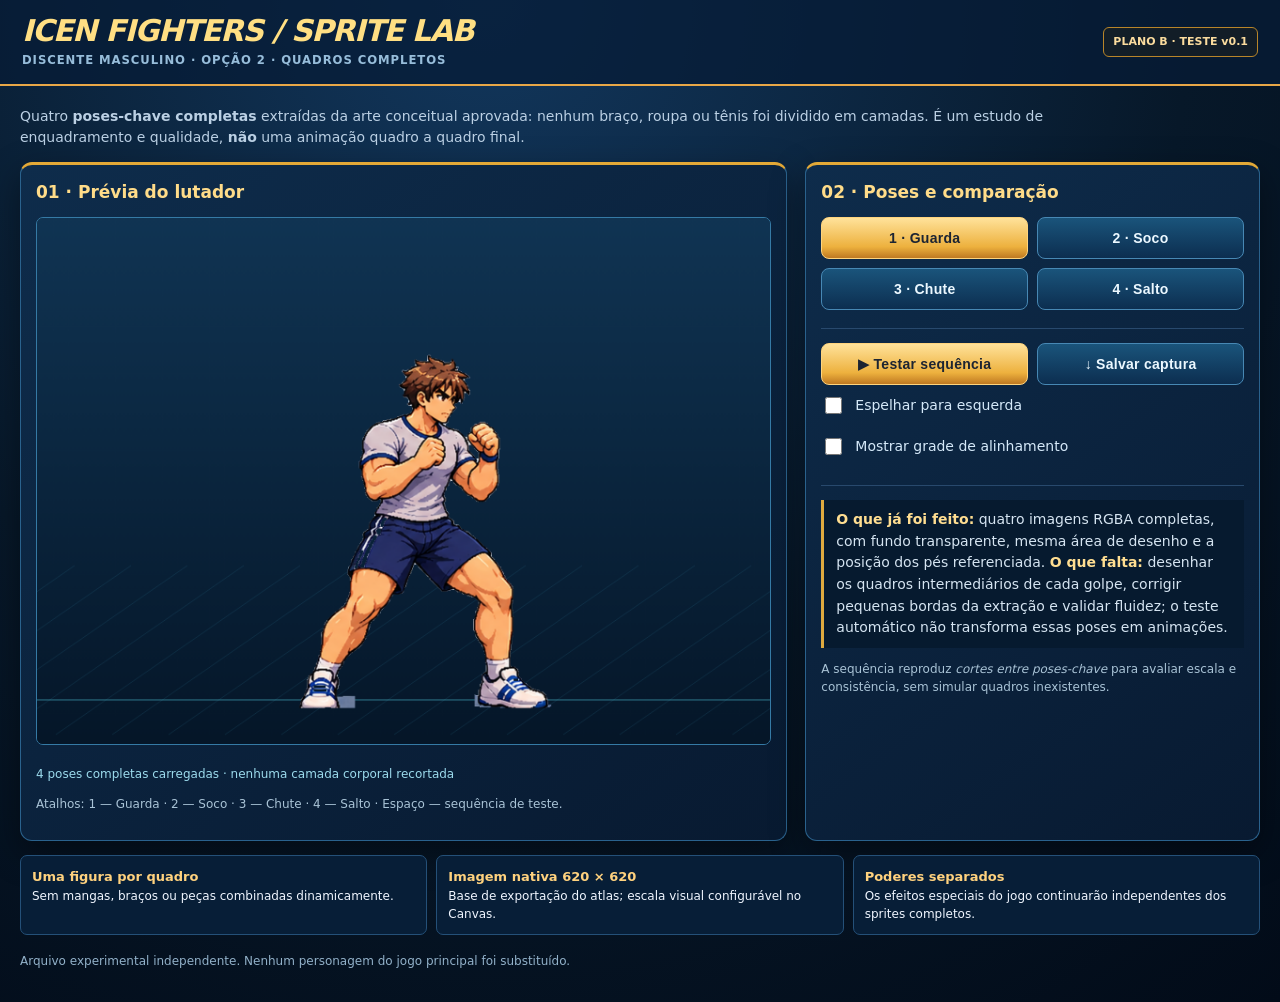
<file: tools/rig_m02/fixed_v01/lab.html>
<!doctype html>
<html lang="pt-BR">
<head>
<meta charset="utf-8"><meta name="viewport" content="width=device-width,initial-scale=1">
<title>ICEN Fighters • Laboratório de poses completas M02</title>
<style>
:root{--bg:#061326;--panel:#0b2340;--line:#327aa9;--gold:#ffc455;--text:#f0f6ff;--muted:#9cc0d9}
*{box-sizing:border-box}body{margin:0;color:var(--text);background:radial-gradient(circle at 38% 0,#12375d 0,#071829 55%,#020b18 100%);font:14px/1.5 system-ui,Segoe UI,sans-serif}header{border-bottom:2px solid #e8a747;background:#061b36bf;padding:14px 22px;display:flex;align-items:center;justify-content:space-between;gap:12px}h1{font:italic 900 clamp(20px,3vw,30px)/1.1 system-ui;margin:0;color:#ffdf83;letter-spacing:-.04em}header small{display:block;color:#97bdda;letter-spacing:.08em;font-weight:700;margin-top:5px}header .tag{white-space:nowrap;border:1px solid #b88529;background:#37270b44;color:#fbdc9e;border-radius:6px;padding:6px 9px;font-weight:800;font-size:11px}
main{max-width:1350px;margin:auto;padding:20px}.intro{color:#bbd0e4;margin:0 0 14px;max-width:1050px}.layout{display:grid;grid-template-columns:minmax(450px,1.35fr) minmax(330px,.8fr);gap:18px}.panel{border:1px solid #2a628d;border-top:3px solid #e3a937;border-radius:12px;background:linear-gradient(145deg,#0e2c4b,#081a31);box-shadow:0 12px 34px #0006;padding:15px}.panel h2{font-size:17px;margin:0 0 12px;color:#ffdc89}.stage{background:linear-gradient(165deg,#163751,#071a30 77%);border:1px solid #357aa5;border-radius:7px;position:relative;overflow:hidden;display:grid;place-items:center}.stage canvas{width:100%;height:auto;display:block;max-height:65vh;object-fit:contain}.status{font-size:12px;color:#9cdbed;padding:8px 0 0;min-height:23px}.row{display:grid;grid-template-columns:repeat(2,minmax(0,1fr));gap:9px}.btn{border-radius:8px;padding:12px 8px;background:linear-gradient(#1a547b,#0c2e50);border:1px solid #4788b4;color:#ecf8ff;cursor:pointer;font-weight:900;letter-spacing:.02em;font-size:14px}.btn:hover{transform:translateY(-1px);filter:brightness(1.16)}.btn.active,.btn.primary{background:linear-gradient(#ffe29a,#edb13e 72%,#bf7922);color:#1c2432;border:1px solid #ffd47d}.btn:focus-visible,input:focus-visible{outline:3px solid #ffe28c;outline-offset:3px}.hint{font-size:12px;color:#a9c3d6}.divider{height:1px;background:#28496d;margin:18px 0 14px}.switch{display:flex;align-items:center;gap:10px;padding:9px 0;color:#d5e9f9}.switch input{accent-color:#ffc455;width:17px;height:17px}.info{border-left:3px solid #dfaa3f;padding:9px 12px;background:#061a2f;line-height:1.55;color:#d5e4f1}.info strong{color:#ffde91}.facts{display:grid;grid-template-columns:repeat(3,1fr);gap:9px;margin-top:14px}.fact{border:1px solid #245078;background:#071e37;padding:11px;border-radius:7px;font-size:12px}.fact b{color:#ffd27e;display:block;font-size:13px}.footer{margin-top:17px;color:#92b1c9;font-size:12px}a{color:#95dfff}@media(max-width:900px){.layout{grid-template-columns:1fr}.stage canvas{max-height:52vh}.facts{grid-template-columns:1fr}}@media(max-width:530px){header{padding:14px;align-items:flex-start}header .tag{display:none}main{padding:12px}.panel{padding:10px}.layout{gap:10px}.row{gap:7px}.btn{padding:11px 5px}.stage canvas{max-height:50vh}}
</style></head>
<body>
<header><div><h1>ICEN FIGHTERS / SPRITE LAB</h1><small>DISCENTE MASCULINO · OPÇÃO 2 · QUADROS COMPLETOS</small></div><span class="tag">PLANO B · TESTE v0.1</span></header>
<main><p class="intro">Quatro <b>poses-chave completas</b> extraídas da arte conceitual aprovada: nenhum braço, roupa ou tênis foi dividido em camadas. É um estudo de enquadramento e qualidade, <b>não</b> uma animação quadro a quadro final.</p>
<div class="layout">
<section class="panel"><h2>01 · Prévia do lutador</h2><div class="stage"><canvas id="view" width="780" height="560" aria-label="Prévia do Discente M02 em poses de luta"></canvas></div><p class="status" id="status" role="status">Carregando poses...</p><p class="hint">Atalhos: 1 — Guarda · 2 — Soco · 3 — Chute · 4 — Salto · Espaço — sequência de teste.</p></section>
<aside class="panel"><h2>02 · Poses e comparação</h2><div class="row">
<button class="btn active" data-pose="guard" type="button">1 · Guarda</button><button class="btn" data-pose="punch" type="button">2 · Soco</button>
<button class="btn" data-pose="kick" type="button">3 · Chute</button><button class="btn" data-pose="jump" type="button">4 · Salto</button>
</div><div class="divider"></div><div class="row"><button class="btn primary" id="sequence" type="button">▶ Testar sequência</button><button class="btn" id="capture" type="button">↓ Salvar captura</button></div>
<label class="switch"><input type="checkbox" id="mirror">Espelhar para esquerda</label>
<label class="switch"><input type="checkbox" id="grid">Mostrar grade de alinhamento</label>
<div class="divider"></div>
<div class="info"><strong>O que já foi feito:</strong> quatro imagens RGBA completas, com fundo transparente, mesma área de desenho e a posição dos pés referenciada. <strong>O que falta:</strong> desenhar os quadros intermediários de cada golpe, corrigir pequenas bordas da extração e validar fluidez; o teste automático não transforma essas poses em animações.</div>
<p class="hint">A sequência reproduz <em>cortes entre poses-chave</em> para avaliar escala e consistência, sem simular quadros inexistentes.</p>
</aside></div>
<div class="facts"><div class="fact"><b>Uma figura por quadro</b>Sem mangas, braços ou peças combinadas dinamicamente.</div><div class="fact"><b>Imagem nativa 620 × 620</b>Base de exportação do atlas; escala visual configurável no Canvas.</div><div class="fact"><b>Poderes separados</b>Os efeitos especiais do jogo continuarão independentes dos sprites completos.</div></div>
<p class="footer">Arquivo experimental independente. Nenhum personagem do jogo principal foi substituído.</p></main>
<script>
(()=>{'use strict';const canvas=document.getElementById('view'),ctx=canvas.getContext('2d');const labels={guard:'Guarda',punch:'Soco leve',kick:'Chute leve',jump:'Salto'};const poses={};let chosen='guard',mirror=false,grid=false,playing=false,sequenceIndex=0,stepTime=0,last=0;const $=x=>document.getElementById(x);const W=620,H=620;const keys=Object.keys(labels);
Promise.all(keys.map(async key=>{const im=new Image();im.src='assets/'+key+'.png';await new Promise((res,rej)=>{im.onload=res;im.onerror=rej});poses[key]=im;})).then(()=>{setPose('guard');requestAnimationFrame(tick);$('status').textContent='4 poses completas carregadas · nenhuma camada corporal recortada'}).catch(e=>{$('status').textContent='Erro ao carregar as imagens: '+e.message});
function setPose(p){if(!poses[p])return;chosen=p;document.querySelectorAll('[data-pose]').forEach(b=>{b.classList.toggle('active',b.dataset.pose===p);b.setAttribute('aria-pressed',String(b.dataset.pose===p))});draw()}
function draw(){ctx.clearRect(0,0,780,560);ctx.fillStyle='#06182a';ctx.fillRect(0,0,780,560);const grd=ctx.createLinearGradient(0,0,0,560);grd.addColorStop(0,'#103453');grd.addColorStop(1,'#051628');ctx.fillStyle=grd;ctx.fillRect(0,0,780,560);ctx.fillStyle='#103d60';for(let x=-400;x<1150;x+=60){ctx.beginPath();ctx.moveTo(x,550);ctx.lineTo(x+260,370);ctx.strokeStyle='#2d739035';ctx.lineWidth=1;ctx.stroke()}ctx.strokeStyle='#4dbcd1a0';ctx.beginPath();ctx.moveTo(0,513);ctx.lineTo(780,513);ctx.stroke();if(grid){ctx.strokeStyle='#85bddd35';for(let x=0;x<780;x+=40){ctx.beginPath();ctx.moveTo(x,0);ctx.lineTo(x,560);ctx.stroke()}for(let y=0;y<560;y+=40){ctx.beginPath();ctx.moveTo(0,y);ctx.lineTo(780,y);ctx.stroke()}}
if(!poses[chosen])return;const scale=.80,sw=W*scale,sh=H*scale,x=204,y=60;ctx.save();if(mirror){ctx.translate(780,0);ctx.scale(-1,1)}ctx.imageSmoothingEnabled=true;ctx.drawImage(poses[chosen],x,y,sw,sh);ctx.restore();$('status').textContent=labels[chosen]+' · pose completa transparente · '+(mirror?'voltado à esquerda':'voltado à direita')+(playing?' · demonstração de poses':'');}
const steps=[['guard',500],['punch',280],['guard',260],['kick',330],['guard',250],['jump',350],['guard',600]];function tick(time){if(!last)last=time;let dt=time-last;last=time;if(playing){stepTime+=dt;if(stepTime>steps[sequenceIndex][1]){stepTime=0;sequenceIndex=(sequenceIndex+1)%steps.length;setPose(steps[sequenceIndex][0]);}}requestAnimationFrame(tick)}
document.querySelectorAll('[data-pose]').forEach(b=>b.onclick=()=>{playing=false;$('sequence').textContent='▶ Testar sequência';setPose(b.dataset.pose)});
$('sequence').onclick=()=>{playing=!playing;sequenceIndex=0;stepTime=0;$('sequence').textContent=playing?'■ Parar sequência':'▶ Testar sequência';if(playing)setPose(steps[0][0])};
$('mirror').onchange=e=>{mirror=e.target.checked;draw()};$('grid').onchange=e=>{grid=e.target.checked;draw()};$('capture').onclick=()=>{draw();let a=document.createElement('a');a.download='ICEN_M02_'+chosen+'_previa.png';a.href=canvas.toDataURL('image/png');a.click()};
document.addEventListener('keydown',e=>{if(['1','2','3','4'].includes(e.key)){playing=false;$('sequence').textContent='▶ Testar sequência';setPose(keys[Number(e.key)-1])}else if(e.code==='Space'&&e.target.tagName!=='BUTTON'){e.preventDefault();$('sequence').click()}});
})();
</script></body></html>
</file>
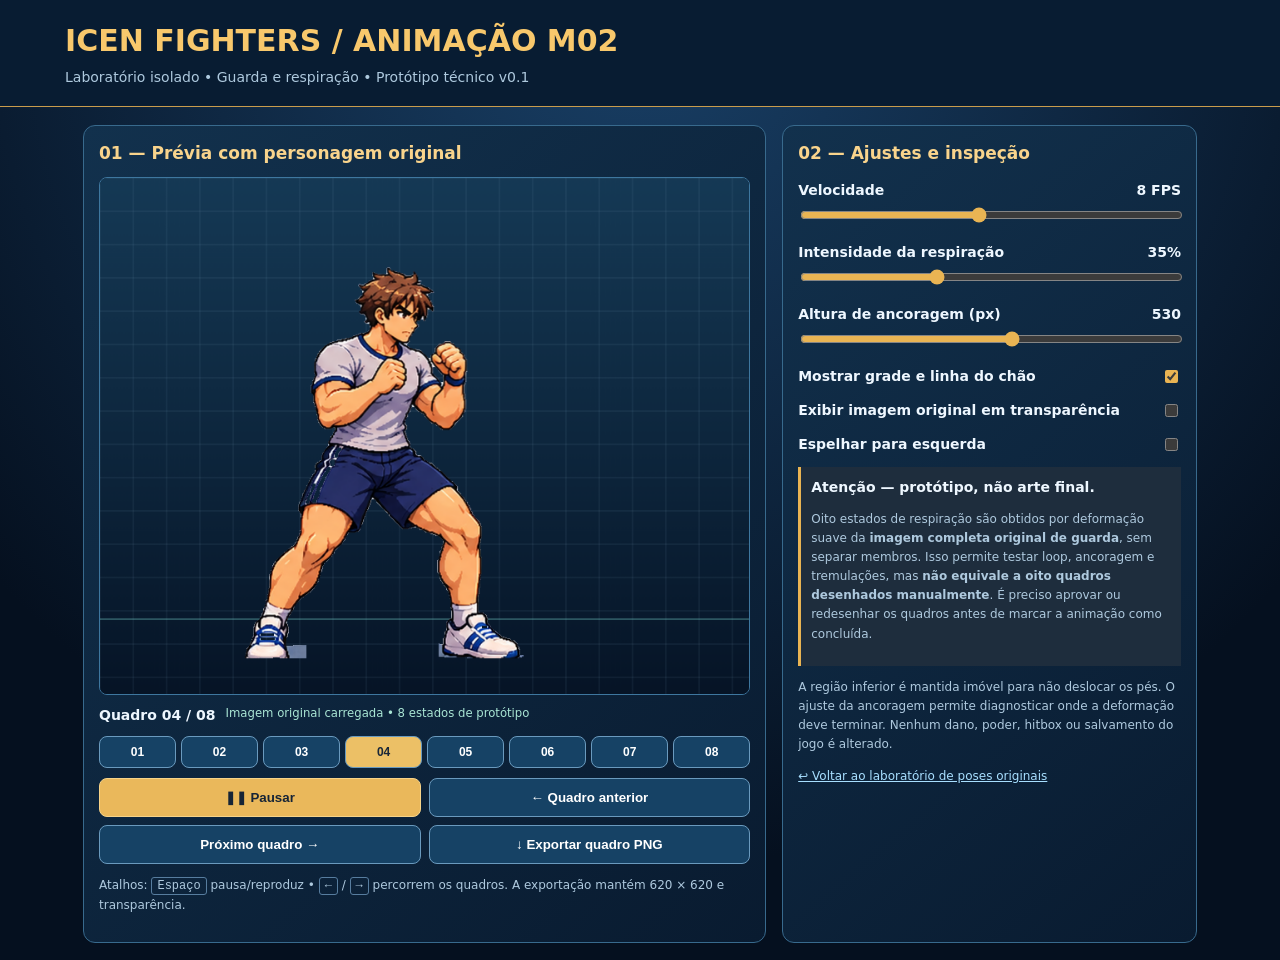
<file: tools/rig_m02/idle_v01/lab.html>
<!doctype html>
<html lang="pt-BR"><head><meta charset="utf-8"><meta name="viewport" content="width=device-width,initial-scale=1">
<title>ICEN Fighters — M02: Laboratório Idle/Respiração</title>
<style>
:root{color-scheme:dark;--bg:#061426;--panel:#102943;--edge:#386a8d;--gold:#f8c86c;--ink:#eef7ff;--sub:#aec9de}*{box-sizing:border-box}
body{margin:0;font:14px/1.5 system-ui,Segoe UI,sans-serif;background:radial-gradient(circle at 50% 0,#194067,#05101f 75%);color:var(--ink)}
header{padding:18px max(18px,calc((100vw - 1150px)/2));border-bottom:1px solid #c99c4c;background:#081c32}
h1{margin:0;font-size:clamp(20px,3vw,30px);color:var(--gold)}header p{margin:4px 0 0;color:var(--sub)}
main{max-width:1150px;margin:auto;padding:18px;display:grid;grid-template-columns:minmax(320px,1.4fr) minmax(280px,.85fr);gap:16px}
section{border:1px solid var(--edge);background:linear-gradient(140deg,#12314d,#091b30);border-radius:12px;padding:15px;min-width:0}
h2{margin:0 0 10px;color:#f9d48c;font-size:17px}
canvas{display:block;width:100%;height:auto;border:1px solid #3e779f;border-radius:8px;background:#07182b}
.controls{display:grid;grid-template-columns:repeat(2,minmax(0,1fr));gap:8px}
button{padding:11px;border-radius:8px;border:1px solid #6a9abe;background:#164265;color:white;font-weight:750;cursor:pointer}
button:hover{filter:brightness(1.2)}button:focus-visible,input:focus-visible{outline:2px solid #ffc65e;outline-offset:2px}
button.primary{background:#eab85b;color:#162436;border-color:#f7d388}
label{display:flex;justify-content:space-between;gap:12px;margin:13px 0 4px;font-weight:650}
input[type=range]{width:100%;accent-color:#e9b453}input[type=checkbox]{accent-color:#e9b453}
.note{font-size:12px;color:var(--sub);line-height:1.6}.warn{border-left:3px solid #e9b453;background:#1e2d3d;padding:10px;margin-top:12px}
#status{color:#a9e5d4;min-height:21px}kbd{border:1px solid #577d9f;padding:1px 5px;border-radius:3px}
.frames{display:grid;grid-template-columns:repeat(8,1fr);gap:5px;margin:10px 0}
.frames button{padding:8px 0;font-size:12px}.frames button.selected{background:#ecc066;color:#182638}
.bar{display:flex;align-items:center;gap:10px;flex-wrap:wrap;margin:10px 0}small{color:var(--sub)}
@media(max-width:800px){main{grid-template-columns:1fr}header{padding:14px}main{padding:10px}section{padding:10px}}
</style></head><body>
<header><h1>ICEN FIGHTERS / ANIMAÇÃO M02</h1><p>Laboratório isolado • Guarda e respiração • Protótipo técnico v0.1</p></header>
<main>
<section><h2>01 — Prévia com personagem original</h2>
<canvas id="stage" width="780" height="620" aria-label="Prévia animada do personagem M02"></canvas>
<div class="bar"><strong id="frameLabel">Quadro 01 / 08</strong><small id="status" role="status">Carregando sprite original...</small></div>
<div class="frames" id="frameButtons"></div>
<div class="controls"><button id="play" class="primary">❚❚ Pausar</button><button id="prev">← Quadro anterior</button><button id="next">Próximo quadro →</button><button id="save">↓ Exportar quadro PNG</button></div>
<p class="note">Atalhos: <kbd>Espaço</kbd> pausa/reproduz • <kbd>←</kbd> / <kbd>→</kbd> percorrem os quadros. A exportação mantém 620 × 620 e transparência.</p>
</section>
<section><h2>02 — Ajustes e inspeção</h2>
<label for="fps">Velocidade <output id="fpsVal">8 FPS</output></label><input id="fps" type="range" min="1" max="16" value="8" step="1">
<label for="amp">Intensidade da respiração <output id="ampVal">35%</output></label><input id="amp" type="range" min="0" max="100" value="35" step="1">
<label for="pivot">Altura de ancoragem (px) <output id="pivotVal">530</output></label><input id="pivot" type="range" min="430" max="610" value="530" step="1">
<label><span>Mostrar grade e linha do chão</span><input id="grid" type="checkbox" checked></label>
<label><span>Exibir imagem original em transparência</span><input id="ghost" type="checkbox"></label>
<label><span>Espelhar para esquerda</span><input id="flip" type="checkbox"></label>
<div class="warn"><b>Atenção — protótipo, não arte final.</b><p class="note">Oito estados de respiração são obtidos por deformação suave da <b>imagem completa original de guarda</b>, sem separar membros. Isso permite testar loop, ancoragem e tremulações, mas <b>não equivale a oito quadros desenhados manualmente</b>. É preciso aprovar ou redesenhar os quadros antes de marcar a animação como concluída.</p></div>
<p class="note">A região inferior é mantida imóvel para não deslocar os pés. O ajuste da ancoragem permite diagnosticar onde a deformação deve terminar. Nenhum dano, poder, hitbox ou salvamento do jogo é alterado.</p>
<p class="note"><a style="color:#a8dfff" href="../fixed_v01/lab.html">↩ Voltar ao laboratório de poses originais</a></p>
</section>
</main>
<script>
(()=>{'use strict';
const $=id=>document.getElementById(id),canvas=$('stage'),ctx=canvas.getContext('2d');
const src=new Image(); src.src='../fixed_v01/assets/guard.png'; const sprite=document.createElement('canvas');
sprite.width=620;sprite.height=620;const sc=sprite.getContext('2d');
const W=620,H=620,N=8;
let current=0,playing=true,last=0,carry=0,ready=false;
const btns=[];
function cfg(){return {fps:+$('fps').value,amp:+$('amp').value/100,pivot:+$('pivot').value,flip:$('flip').checked,grid:$('grid').checked,ghost:$('ghost').checked}}
function phase(i){return (1-Math.cos(2*Math.PI*i/N))/2}
function renderSprite(i,out,options){
 const c=out.getContext('2d');c.clearRect(0,0,W,H);
 if(!ready)return;
 const breathe=phase(i)*options.amp;
 // Transformações de faixas aplicadas ao personagem completo, jamais a partes recortadas.
 // O movimento tende a zero junto à linha de ancoragem dos pés.
 const strip=2;
 for(let y=0;y<H;y+=strip){
   const h=Math.min(strip,H-y);
   const t=Math.max(0,Math.min(1,(options.pivot-y)/Math.max(1,options.pivot)));
   const influence=t*t*(3-2*t);
   const dx=1.15*breathe*influence;
   const expand=1+0.008*breathe*influence;
   const center=W*.50;
   c.drawImage(sprite,0,y,W,h,center+(0-center)*expand+dx,y,W*expand,h+.12);
 }
}
const working=document.createElement('canvas');working.width=W;working.height=H;
function draw(){
 const conf=cfg();$('fpsVal').textContent=conf.fps+' FPS';$('ampVal').textContent=Math.round(conf.amp*100)+'%';$('pivotVal').textContent=conf.pivot;
 $('frameLabel').textContent='Quadro '+String(current+1).padStart(2,'0')+' / 08';
 btns.forEach((b,i)=>{b.classList.toggle('selected',i===current);b.setAttribute('aria-pressed',String(i===current))});
 ctx.clearRect(0,0,780,620);const bg=ctx.createLinearGradient(0,0,0,620);bg.addColorStop(0,'#153955');bg.addColorStop(1,'#061426');ctx.fillStyle=bg;ctx.fillRect(0,0,780,620);
 if(conf.grid){ctx.strokeStyle='#90b7d026';ctx.lineWidth=1;for(let x=0;x<780;x+=40){ctx.beginPath();ctx.moveTo(x,0);ctx.lineTo(x,620);ctx.stroke()}for(let y=0;y<620;y+=40){ctx.beginPath();ctx.moveTo(0,y);ctx.lineTo(780,y);ctx.stroke()}ctx.strokeStyle='#7adbd4a0';ctx.beginPath();ctx.moveTo(0,conf.pivot);ctx.lineTo(780,conf.pivot);ctx.stroke()}
 renderSprite(current,working,conf);ctx.save();if(conf.flip){ctx.translate(780,0);ctx.scale(-1,1)}
 const x=80;if(conf.ghost&&ready){ctx.globalAlpha=.23;ctx.drawImage(sprite,x,0);ctx.globalAlpha=1}ctx.drawImage(working,x,0);ctx.restore();
}
function tick(now){if(!last)last=now;const delta=Math.min(100,now-last);last=now;if(ready&&playing){carry+=delta;const step=1000/cfg().fps;while(carry>=step){carry-=step;current=(current+1)%N}}draw();requestAnimationFrame(tick)}
for(let i=0;i<N;i++){const b=document.createElement('button');b.textContent=String(i+1).padStart(2,'0');b.onclick=()=>{playing=false;sync();current=i;draw()};$('frameButtons').appendChild(b);btns.push(b)}
function sync(){$('play').textContent=playing?'❚❚ Pausar':'▶ Reproduzir'}
$('play').onclick=()=>{playing=!playing;carry=0;sync()};
$('prev').onclick=()=>{playing=false;sync();current=(current+N-1)%N;draw()};
$('next').onclick=()=>{playing=false;sync();current=(current+1)%N;draw()};
$('save').onclick=()=>{if(!ready)return;renderSprite(current,working,cfg());let a=document.createElement('a');a.download='M02_idle_guard_'+String(current).padStart(3,'0')+'_PROTOTIPO.png';a.href=working.toDataURL('image/png');a.click()};
document.addEventListener('keydown',e=>{if(e.target.matches('input,button'))return;if(e.code==='Space'){e.preventDefault();$('play').click()}if(e.code==='ArrowLeft'){$('prev').click()}if(e.code==='ArrowRight'){$('next').click()}});
src.onload=()=>{sc.clearRect(0,0,W,H);sc.drawImage(src,0,0,W,H);ready=true;$('status').textContent='Imagem original carregada • 8 estados de protótipo';draw()};
src.onerror=()=>{$('status').textContent='Erro: não foi possível carregar ../fixed_v01/assets/guard.png';playing=false;sync()};
requestAnimationFrame(tick);
})();
</script></body></html>
</file>
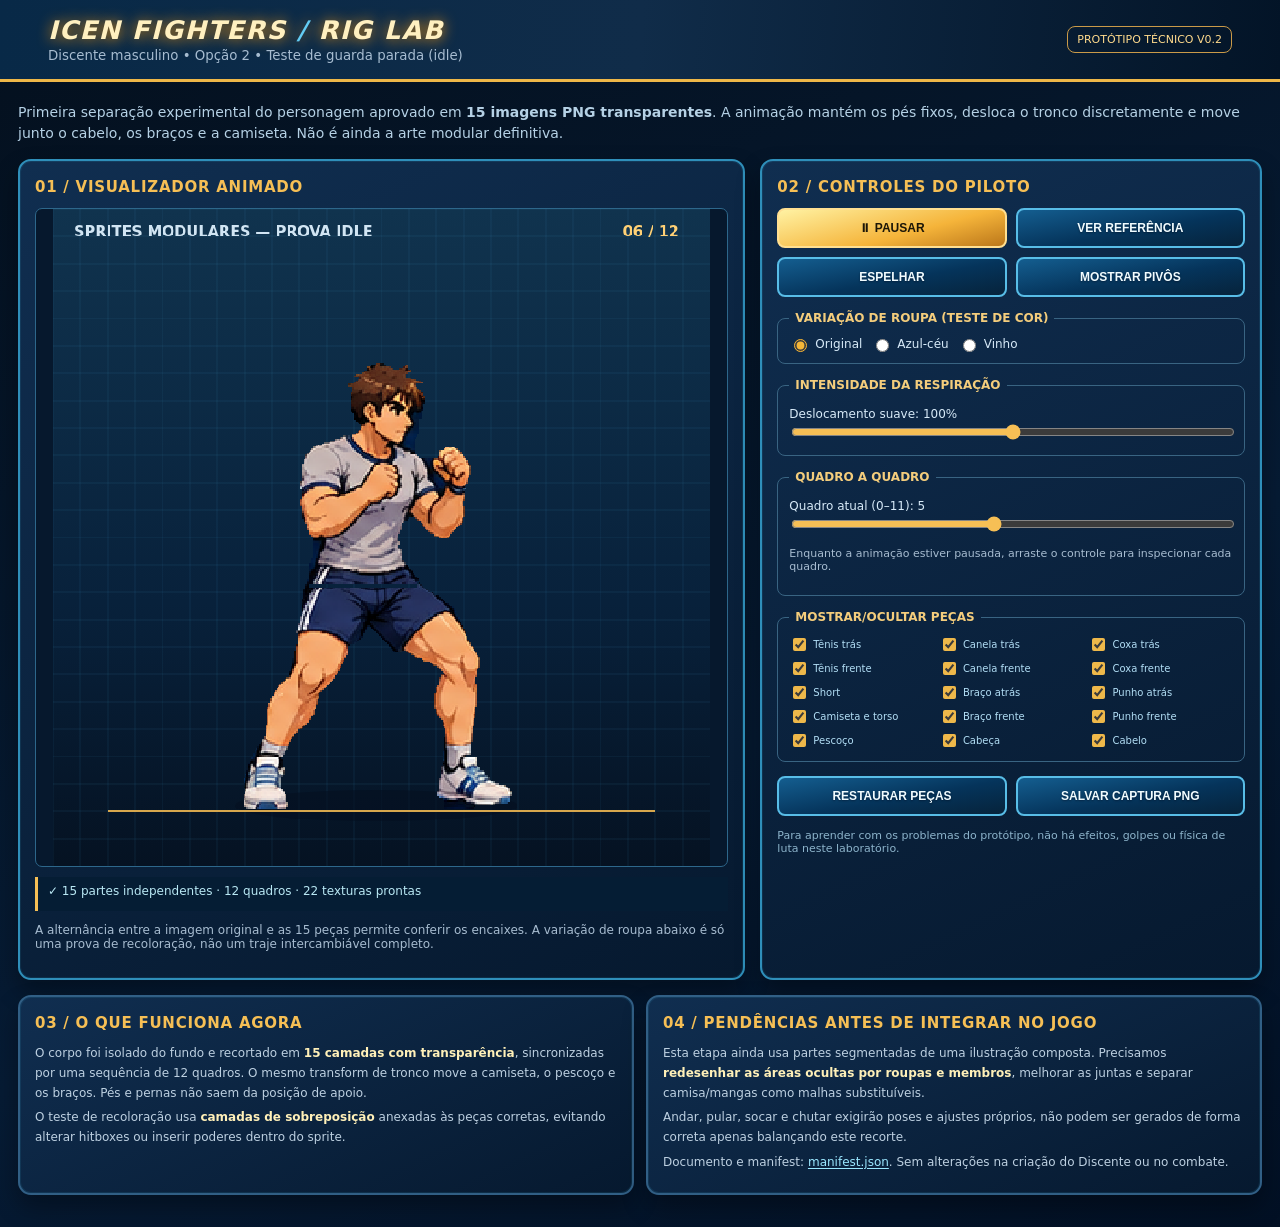
<file: tools/rig_m02/idle_v02/rig_idle_lab.html>
<!doctype html><html lang="pt-BR"><head><meta charset="UTF-8"><meta name="viewport" content="width=device-width,initial-scale=1.0">
<title>ICEN FIGHTERS — Laboratório Idle M02 v0.2</title><style>
:root{--navy:#07162a;--panel:#102c4a;--light:#d7eaf8;--aqua:#54c7f1;--gold:#f6bf55;--muted:#a7bcd0}
*{box-sizing:border-box}html,body{margin:0;background:linear-gradient(155deg,#04101e,#061b34 60%,#021024);font-family:system-ui,Segoe UI,sans-serif;color:var(--light)}
body{min-height:100vh}.top{display:flex;justify-content:space-between;align-items:center;gap:12px;padding:15px clamp(12px,4vw,48px);border-bottom:3px solid #eeb748;background:linear-gradient(95deg,#082947,#102c49,#031427)}
h1{margin:0;font-size:clamp(16px,2.0vw,28px);letter-spacing:.06em;font-style:italic;color:#fff0c0;text-shadow:0 1px 14px #df8d12}
small,.caption{color:var(--muted)}.tag{border:1px solid #ca9a48;padding:6px 9px;font-size:11px;color:#ffda8c;border-radius:8px;text-transform:uppercase}
main{max-width:1320px;margin:auto;padding:20px 18px 32px}.lead{font-size:14px;line-height:1.5;margin:0 0 15px;color:#b5d1e5}
.layout{display:grid;grid-template-columns:minmax(350px,1.45fr) minmax(285px,1fr);gap:15px}.card{background:linear-gradient(155deg,#102e50,#06192f);border:2px solid #2f8fba;border-radius:13px;padding:15px;box-shadow:inset 0 0 0 1px #44cdf519,0 12px 25px #0005}
h2{color:var(--gold);font-size:15px;text-transform:uppercase;letter-spacing:.05em;margin:2px 0 12px}.stage{position:relative;display:grid;place-items:center;background:#06182d;border:1px solid #2d678b;border-radius:7px;overflow:hidden;min-height:350px}
canvas{display:block;width:min(100%,660px);max-height:min(73vh,710px);aspect-ratio:1/1;object-fit:contain;image-rendering:pixelated}
.controls{display:grid;grid-template-columns:repeat(2,minmax(0,1fr));gap:9px}.btn{cursor:pointer;min-height:40px;border-radius:8px;border:2px solid #58bde7;color:#f1fcff;font-weight:800;background:linear-gradient(170deg,#145e90,#05345b 55%,#06233b);text-shadow:0 1px 2px #0016;font-size:12px;transition:transform .15s,filter .15s}.btn:hover{transform:translateY(-2px);filter:brightness(1.2)}.btn[aria-pressed=true],.btn.gold{background:linear-gradient(165deg,#fff2a3,#f5b43a 60%,#bb771a);border-color:#ffdf91;color:#1c1607;text-shadow:none}
fieldset{border:1px solid #396482;border-radius:8px;margin:14px 0;padding:11px}legend{padding:0 6px;color:#f4cd7c;font-weight:800;font-size:12px;text-transform:uppercase}.swatches{display:flex;flex-wrap:wrap;gap:9px}.choice{display:flex;gap:5px;align-items:center;font-size:12px}.choice input{accent-color:#f4b638}
label{font-size:12px}.toggle{display:flex;gap:9px;align-items:center;margin:10px 0;color:#d4e8f4}.toggle input{accent-color:#f1b945}input[type=range]{width:100%;accent-color:var(--gold)}
.status{font-size:12px;color:#b9e8f4;border-left:3px solid var(--gold);padding:7px 10px;background:#051d34;margin-top:10px;min-height:34px}
.parts{display:grid;grid-template-columns:repeat(3,minmax(0,1fr));gap:5px;max-height:180px;overflow-y:auto}.part{font-size:10px;color:#b2def5;display:flex;align-items:center;gap:4px}.part input{accent-color:#eeb84a}
.info{margin-top:15px;display:grid;grid-template-columns:repeat(2,1fr);gap:12px}.info .card{border-color:#315f85}.info p{font-size:12px;line-height:1.65;color:#bdd0e1;margin:5px 0}.info strong{color:#fff0b8}
.link{color:#9be7ff;text-decoration:underline;text-underline-offset:2px}.footer{font-size:11px;color:#8db4cb;margin-top:13px}
@media(max-width:820px){.layout{grid-template-columns:1fr}main{padding:12px}.info{grid-template-columns:1fr}canvas{max-height:58vh}.top{align-items:flex-start}}@media(prefers-reduced-motion:reduce){.btn{transition:none}}
</style></head><body>
<header class="top"><div><h1>ICEN FIGHTERS <span style="color:#63ccf4">/</span> RIG LAB</h1><small>Discente masculino • Opção 2 • Teste de guarda parada (idle)</small></div><span class="tag">Protótipo técnico v0.2</span></header>
<main><p class="lead">Primeira separação experimental do personagem aprovado em <strong>15 imagens PNG transparentes</strong>. A animação mantém os pés fixos, desloca o tronco discretamente e move junto o cabelo, os braços e a camiseta. Não é ainda a arte modular definitiva.</p>
<div class="layout"><section class="card"><h2>01 / Visualizador animado</h2><div class="stage"><canvas id="stage" width="720" height="720" aria-label="Personagem masculino dois, animado na pose de guarda"></canvas></div><div class="status" id="status" aria-live="polite">Carregando camadas do Discente...</div><p class="caption" style="font-size:12px">A alternância entre a imagem original e as 15 peças permite conferir os encaixes. A variação de roupa abaixo é só uma prova de recoloração, não um traje intercambiável completo.</p></section>
<aside class="card"><h2>02 / Controles do piloto</h2><div class="controls"><button id="pause" class="btn gold" type="button">⏸ PAUSAR</button><button id="mode" class="btn" type="button" aria-pressed="false">VER REFERÊNCIA</button><button id="flip" class="btn" type="button" aria-pressed="false">ESPELHAR</button><button id="bones" class="btn" type="button" aria-pressed="false">MOSTRAR PIVÔS</button></div>
<fieldset><legend>Variação de roupa (teste de cor)</legend><div class="swatches"><label class="choice"><input type="radio" name="uniform" value="default" checked>Original</label><label class="choice"><input type="radio" name="uniform" value="oceano">Azul-céu</label><label class="choice"><input type="radio" name="uniform" value="vinho">Vinho</label></div></fieldset>
<fieldset><legend>Intensidade da respiração</legend><label for="strength">Deslocamento suave: <output id="strength-val">100%</output></label><input id="strength" type="range" min="0" max="200" value="100" step="20"></fieldset>
<fieldset><legend>Quadro a quadro</legend><label for="frame">Quadro atual (0–11): <output id="frame-val">0</output></label><input id="frame" type="range" min="0" max="11" value="0" step="1"><p class="caption" style="font-size:11px">Enquanto a animação estiver pausada, arraste o controle para inspecionar cada quadro.</p></fieldset>
<fieldset><legend>Mostrar/ocultar peças</legend><div class="parts" id="parts"></div></fieldset>
<div class="controls"><button id="restore" class="btn" type="button">RESTAURAR PEÇAS</button><button id="shot" class="btn" type="button">SALVAR CAPTURA PNG</button></div><p class="footer">Para aprender com os problemas do protótipo, não há efeitos, golpes ou física de luta neste laboratório.</p></aside></div>
<div class="info"><section class="card"><h2>03 / O que funciona agora</h2><p>O corpo foi isolado do fundo e recortado em <strong>15 camadas com transparência</strong>, sincronizadas por uma sequência de 12 quadros. O mesmo transform de tronco move a camiseta, o pescoço e os braços. Pés e pernas não saem da posição de apoio.</p><p>O teste de recoloração usa <strong>camadas de sobreposição</strong> anexadas às peças corretas, evitando alterar hitboxes ou inserir poderes dentro do sprite.</p></section><section class="card"><h2>04 / Pendências antes de integrar no jogo</h2><p>Esta etapa ainda usa partes segmentadas de uma ilustração composta. Precisamos <strong>redesenhar as áreas ocultas por roupas e membros</strong>, melhorar as juntas e separar camisa/mangas como malhas substituíveis.</p><p>Andar, pular, socar e chutar exigirão poses e ajustes próprios, não podem ser gerados de forma correta apenas balançando este recorte.</p><p>Documento e manifest: <a class="link" href="manifest.json">manifest.json</a>. Sem alterações na criação do Discente ou no combate.</p></section></div></main>
<script id="rig-manifest" type="application/json">{"format":"icen-fighters-modular-rig-demo-v0.2","status":"prototype_not_final_sprites","characterId":"discente.masculino.02","pose":"guard","imageWidth":182,"imageHeight":320,"description":"Alpha sprites separated from approved conceptual reference, with a modest idle animation on separate layers. Inferred/flattened content and underpaint need hand redraw for production-ready modular costumes.","referenceImage":"guard_full_reference.png","canonicalRig":"icen_humanoid_v1","skeleton":{"root":[83,314],"pelvis":[83,174],"chest":[89,109],"head":[97,55],"shoulder_screen_left":[54,99],"elbow_screen_left":[55,130],"wrist_screen_left":[87,106],"shoulder_screen_right":[117,101],"elbow_screen_right":[134,129],"wrist_screen_right":[139,98],"knee_screen_left":[45,227],"knee_screen_right":[145,228],"ankle_screen_left":[24,282],"ankle_screen_right":[145,282]},"parts":[{"id":"shoe_rear","file":"assets/parts/shoe_rear.png","pivot":[20,300],"category":"lower-body","idleGroup":"lower","textureDependsOnCostume":false},{"id":"calf_rear","file":"assets/parts/calf_rear.png","pivot":[30,274],"category":"lower-body","idleGroup":"lower","textureDependsOnCostume":false},{"id":"thigh_rear","file":"assets/parts/thigh_rear.png","pivot":[51,213],"category":"lower-body","idleGroup":"lower","textureDependsOnCostume":false},{"id":"shoe_front","file":"assets/parts/shoe_front.png","pivot":[144,301],"category":"lower-body","idleGroup":"lower","textureDependsOnCostume":false},{"id":"calf_front","file":"assets/parts/calf_front.png","pivot":[145,279],"category":"lower-body","idleGroup":"lower","textureDependsOnCostume":false},{"id":"thigh_front","file":"assets/parts/thigh_front.png","pivot":[130,215],"category":"lower-body","idleGroup":"lower","textureDependsOnCostume":false},{"id":"shorts","file":"assets/parts/shorts.png","pivot":[85,173],"category":"lower-body","idleGroup":"lower","textureDependsOnCostume":false},{"id":"arm_rear_upper","file":"assets/parts/arm_rear_upper.png","pivot":[119,101],"category":"upper-body","idleGroup":"upper","textureDependsOnCostume":true},{"id":"arm_rear_forearm","file":"assets/parts/arm_rear_forearm.png","pivot":[138,122],"category":"upper-body","idleGroup":"upper","textureDependsOnCostume":false},{"id":"torso","file":"assets/parts/torso.png","pivot":[87,165],"category":"upper-body","idleGroup":"upper","textureDependsOnCostume":true},{"id":"arm_near_upper","file":"assets/parts/arm_near_upper.png","pivot":[54,102],"category":"upper-body","idleGroup":"upper","textureDependsOnCostume":true},{"id":"arm_near_forearm","file":"assets/parts/arm_near_forearm.png","pivot":[58,127],"category":"upper-body","idleGroup":"upper","textureDependsOnCostume":false},{"id":"neck","file":"assets/parts/neck.png","pivot":[88,88],"category":"upper-body","idleGroup":"head","textureDependsOnCostume":false},{"id":"head","file":"assets/parts/head.png","pivot":[93,76],"category":"upper-body","idleGroup":"head","textureDependsOnCostume":false},{"id":"hair","file":"assets/parts/hair.png","pivot":[98,61],"category":"upper-body","idleGroup":"head","textureDependsOnCostume":false}],"costumeColorTests":{"default":null,"oceano":{"tintForParts":{"torso":"assets/parts/torso__oceano.png","arm_rear_upper":"assets/parts/arm_rear_upper__oceano.png","arm_near_upper":"assets/parts/arm_near_upper__oceano.png"}},"vinho":{"tintForParts":{"torso":"assets/parts/torso__vinho.png","arm_rear_upper":"assets/parts/arm_rear_upper__vinho.png","arm_near_upper":"assets/parts/arm_near_upper__vinho.png"}}},"animation":{"name":"idle","fpsDisplay":12,"loopFrames":12,"keyframes":{"upperDy":[0,-1,-1,-2,-2,-2,-1,-1,0,0,0,0],"headDy":[0,-1,-2,-2,-3,-2,-2,-1,-1,0,0,0],"upperSwayDeg":[0,0.1,0.2,0.3,0.3,0.1,0,-0.1,-0.2,-0.1,0,0]}},"reservedSlots":["hair_front","hair_back","body","top_torso","sleeve_near","sleeve_far","bottom","shoes","accessory_head","accessory_hand","vfx_hand"],"warnings":["Current source is a composited pixel-art drawing; garment geometry and covered regions are not reconstructed.","Joint placements from concept artwork are approximate; idle transforms were constrained to minimize seam openings.","No true articulated walk/punch/kick frames are supplied; drawing and retouching are required.","Reference colors have minor alpha-extraction imperfections near dark outlines; subject to manual QA."],"criteriaPassed":["Individual transparent PNGs","Original composite pixel coverage restored","Independent limb texture files","Visible idle upper body motion","Ground anchor stable in idle","Clothing color overlays move with upper body"],"criteriaPending":["Original redraw of occluded limbs","Articulated actions with larger joint travel","Independent replaceable full outfits","Animation evaluation for 6 body meshes","Combat engine integration"]}</script>
<script>
(()=>{'use strict';
const embedded={"assets/parts/arm_near_forearm.png":"[data-uri]","assets/parts/arm_near_upper.png":"[data-uri]","assets/parts/arm_near_upper__oceano.png":"[data-uri]","assets/parts/arm_near_upper__vinho.png":"[data-uri]","assets/parts/arm_rear_forearm.png":"[data-uri]","assets/parts/arm_rear_upper.png":"[data-uri]","assets/parts/arm_rear_upper__oceano.png":"[data-uri]","assets/parts/arm_rear_upper__vinho.png":"[data-uri]","assets/parts/calf_front.png":"[data-uri]","assets/parts/calf_rear.png":"[data-uri]","assets/parts/hair.png":"[data-uri]","assets/parts/head.png":"[data-uri]","assets/parts/neck.png":"[data-uri]","assets/parts/shoe_front.png":"[data-uri]","assets/parts/shoe_rear.png":"[data-uri]","assets/parts/shorts.png":"[data-uri]","assets/parts/thigh_front.png":"[data-uri]","assets/parts/thigh_rear.png":"[data-uri]","assets/parts/torso.png":"[data-uri]","assets/parts/torso__oceano.png":"[data-uri]","assets/parts/torso__vinho.png":"[data-uri]","sprite_mask_clean.png":"[data-uri]"};const data=JSON.parse(document.getElementById('rig-manifest').textContent);const canvas=document.getElementById('stage'),ctx=canvas.getContext('2d'),$=id=>document.getElementById(id);
let paused=false,showReference=false,flipped=false,showBones=false,uniform='default',strength=1,frame=0,time=0,last=0,assetsReady=0,assetsFailed=0;
const textures={},enabled=new Set(data.parts.map(x=>x.id));
const paths=new Set(data.parts.map(x=>x.file));for(const t of ['oceano','vinho']) for(const path of Object.values(data.costumeColorTests[t].tintForParts))paths.add(path);paths.add('sprite_mask_clean.png');
for(const path of paths){const im=new Image();textures[path]=im;im.onload=()=>{assetsReady++;status();draw()};im.onerror=()=>{assetsFailed++;status()};im.src=embedded[path]||path}
const labels={shoe_rear:'Tênis trás',calf_rear:'Canela trás',thigh_rear:'Coxa trás',shoe_front:'Tênis frente',calf_front:'Canela frente',thigh_front:'Coxa frente',shorts:'Short',arm_rear_upper:'Braço atrás',arm_rear_forearm:'Punho atrás',torso:'Camiseta e torso',arm_near_upper:'Braço frente',arm_near_forearm:'Punho frente',neck:'Pescoço',head:'Cabeça',hair:'Cabelo'};
$('parts').innerHTML=data.parts.map(x=>`<label class="part"><input type="checkbox" checked data-part="${x.id}">${labels[x.id]||x.id}</label>`).join('');
$('parts').addEventListener('change',e=>{const name=e.target.dataset.part;if(!name)return;if(e.target.checked)enabled.add(name);else enabled.delete(name);draw()});
$('pause').onclick=()=>{paused=!paused;$('pause').textContent=paused?'▶ ANIMAR':'⏸ PAUSAR';$('pause').classList.toggle('gold',!paused)};
$('mode').onclick=()=>{showReference=!showReference;$('mode').setAttribute('aria-pressed',String(showReference));$('mode').textContent=showReference?'VER CAMADAS':'VER REFERÊNCIA';draw()};
$('flip').onclick=()=>{flipped=!flipped;$('flip').setAttribute('aria-pressed',String(flipped));draw()};
$('bones').onclick=()=>{showBones=!showBones;$('bones').setAttribute('aria-pressed',String(showBones));draw()};
$('strength').oninput=()=>{strength=Number($('strength').value)/100;$('strength-val').textContent=$('strength').value+'%';draw()};
$('frame').oninput=()=>{frame=Number($('frame').value);paused=true;$('pause').textContent='▶ ANIMAR';$('pause').classList.remove('gold');draw()};
for(const radio of document.querySelectorAll('input[name=uniform]'))radio.addEventListener('change',()=>{uniform=radio.value;draw()});
$('restore').onclick=()=>{enabled.clear();for(const p of data.parts)enabled.add(p.id);for(const x of document.querySelectorAll('[data-part]'))x.checked=true;draw()};
$('shot').onclick=()=>{const a=document.createElement('a');a.href=canvas.toDataURL('image/png');a.download='icen_discente_m02_idle_prototipo.png';a.click()};
function status(){const loaded=assetsReady+assetsFailed;$('status').textContent=assetsFailed?`⚠ ${assetsFailed} imagem(ns) não carregaram — verifique os arquivos publicados.`:loaded<paths.size?`Carregando ${loaded}/${paths.size} texturas...`:`✓ ${data.parts.length} partes independentes · ${data.animation.loopFrames} quadros · ${paths.size} texturas prontas`}
const frames=data.animation.keyframes;
function BG(){const W=canvas.width,H=canvas.height;const g=ctx.createLinearGradient(0,0,0,H);g.addColorStop(0,'#10334e');g.addColorStop(.6,'#08213b');g.addColorStop(1,'#051222');ctx.fillStyle=g;ctx.fillRect(0,0,W,H);ctx.save();ctx.strokeStyle='rgba(74,157,205,.13)';ctx.lineWidth=1;for(let x=0;x<W;x+=30){ctx.beginPath();ctx.moveTo(x,0);ctx.lineTo(x,H);ctx.stroke()}for(let y=0;y<H;y+=30){ctx.beginPath();ctx.moveTo(0,y);ctx.lineTo(W,y);ctx.stroke()}ctx.restore();ctx.fillStyle='rgba(4,15,31,.55)';ctx.beginPath();ctx.ellipse(354,654,155,17,0,0,Math.PI*2);ctx.fill();ctx.strokeStyle='#d7a74d';ctx.lineWidth=2;ctx.beginPath();ctx.moveTo(60,660);ctx.lineTo(660,660);ctx.stroke()}
function transform(name){const f=frame;const t=(strength||0);const p=frames;const u=(p.upperDy[f]||0)*t;const h=(p.headDy[f]||0)*t;const sway=(p.upperSwayDeg[f]||0)*Math.PI/180*t; if(['head','hair','neck'].includes(name))return {dy:h,rotation:sway, pivot:[87,166]};if(['torso','arm_near_upper','arm_near_forearm','arm_rear_upper','arm_rear_forearm'].includes(name))return {dy:u,rotation:sway,pivot:[87,166]};return {dy:0,rotation:0,pivot:[87,166]}}
function renderPart(id,path){const img=textures[path];if(!img||!img.complete||!img.naturalWidth)return;const T=transform(id);ctx.save();ctx.translate(T.pivot[0],T.pivot[1]+Math.round(T.dy));ctx.rotate(T.rotation);ctx.translate(-T.pivot[0],-T.pivot[1]);ctx.drawImage(img,0,0,data.imageWidth,data.imageHeight);ctx.restore()}
function Bones(){const j=data.skeleton;ctx.save();ctx.lineWidth=1.3;ctx.strokeStyle='#ffdf74';ctx.fillStyle='#5ce8ff';const edges=[['root','pelvis'],['pelvis','chest'],['chest','head'],['chest','shoulder_screen_left'],['shoulder_screen_left','elbow_screen_left'],['elbow_screen_left','wrist_screen_left'],['chest','shoulder_screen_right'],['shoulder_screen_right','elbow_screen_right'],['elbow_screen_right','wrist_screen_right'],['pelvis','knee_screen_left'],['knee_screen_left','ankle_screen_left'],['pelvis','knee_screen_right'],['knee_screen_right','ankle_screen_right']];for(const [a,b] of edges){ctx.beginPath();ctx.moveTo(...j[a]);ctx.lineTo(...j[b]);ctx.stroke()}for(const xy of Object.values(j)){ctx.beginPath();ctx.arc(xy[0],xy[1],2.3,0,Math.PI*2);ctx.fill()}ctx.restore()}
function draw(){const CW=canvas.width,CH=canvas.height;ctx.clearRect(0,0,CW,CH);BG();ctx.save();ctx.translate(354-91*1.73,655-314*1.73);ctx.scale(1.73,1.73);ctx.imageSmoothingEnabled=false;
if(flipped){ctx.translate(182,0);ctx.scale(-1,1)}
if(showReference){const im=textures['sprite_mask_clean.png'];if(im?.complete&&im.naturalWidth)ctx.drawImage(im,0,0,data.imageWidth,data.imageHeight)}
else for(const part of data.parts){if(!enabled.has(part.id))continue;renderPart(part.id,part.file);if(uniform!=='default'){const path=data.costumeColorTests[uniform]?.tintForParts[part.id];if(path)renderPart(part.id,path)}}
if(showBones)Bones();ctx.restore();ctx.fillStyle='#d1e5f3';ctx.font='bold 16px system-ui';ctx.fillText(showReference?'REFERÊNCIA ORIGINAL':'SPRITES MODULARES — PROVA IDLE',23,30);ctx.textAlign='right';ctx.fillStyle='#ffd075';ctx.fillText(String(frame+1).padStart(2,'0')+' / 12',686,30);ctx.textAlign='start'}
function step(t){if(!last)last=t;const dt=Math.min((t-last)/1000,.08);last=t;if(!paused){time+=dt;frame=Math.floor(time*data.animation.fpsDisplay)%data.animation.loopFrames;$('frame').value=frame;$('frame-val').textContent=frame}else $('frame-val').textContent=frame;draw();requestAnimationFrame(step)}status();requestAnimationFrame(step);
})();
</script></body></html>
</file>
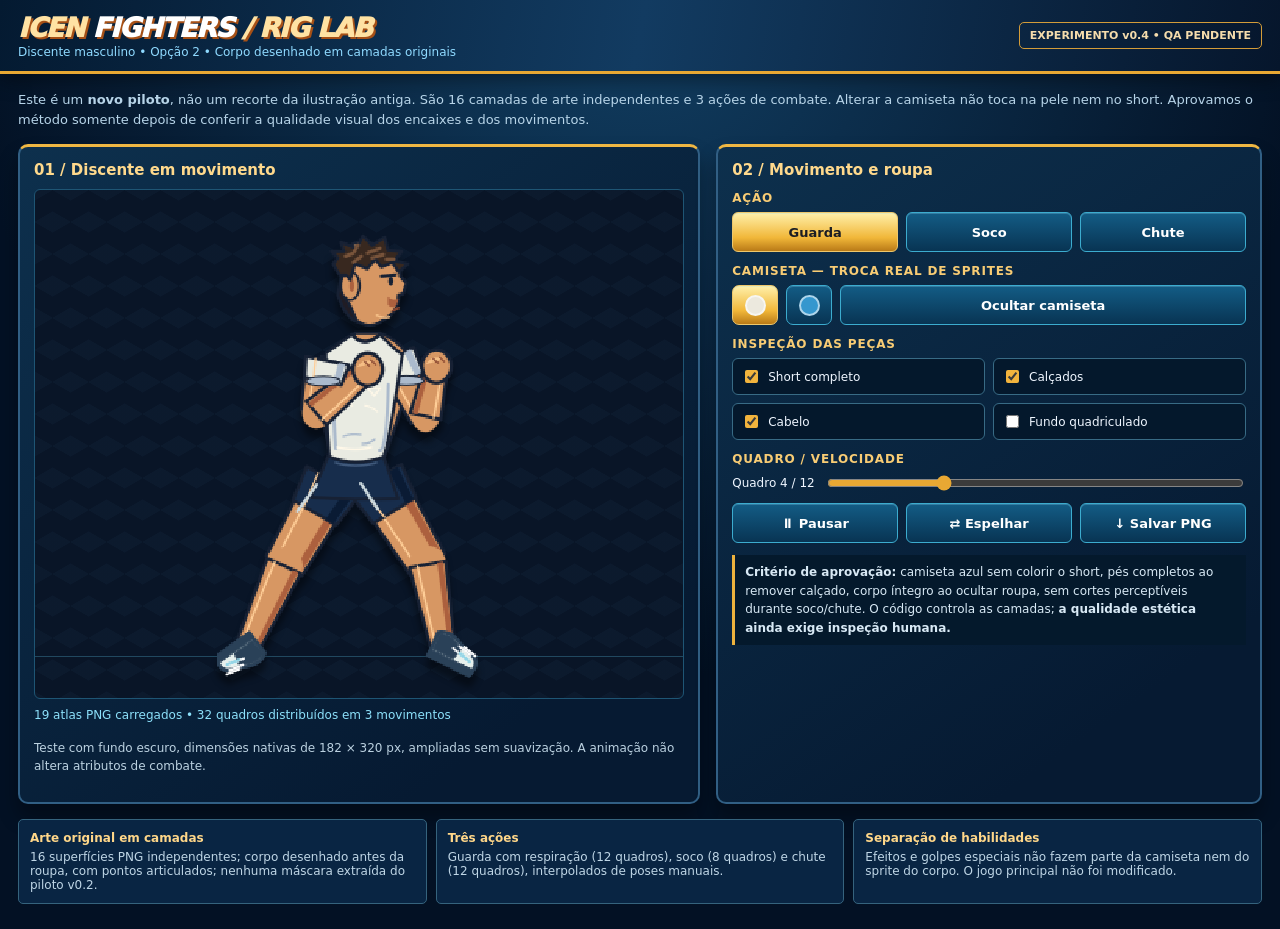
<file: tools/rig_m02/v04/lab.html>
<!doctype html>
<html lang="pt-BR"><head><meta charset="utf-8"><meta name="viewport" content="width=device-width,initial-scale=1"><title>ICEN Fighters — Sprite Mestre M02 · Laboratório v0.4</title>
<style>
:root{--dark:#031124;--navy:#071e39;--panel:#0a2746;--gold:#e8a833;--line:#2a6688;--white:#eff6ff;--muted:#bdd0dd;--bright:#8ce0fa}*{box-sizing:border-box}html,body{margin:0;background:radial-gradient(circle at 50% 0,#113e62,var(--dark) 60%);color:var(--white);font:15px system-ui,Segoe UI,sans-serif}header{padding:12px max(18px,calc((100vw - 1280px)/2));background:linear-gradient(100deg,#041a31,#123b61,#06162c);border-bottom:3px solid var(--gold);box-shadow:0 4px 20px #0007;display:flex;align-items:center;gap:15px;justify-content:space-between}h1{font-size:clamp(19px,2.1vw,28px);font-weight:950;letter-spacing:-.04em;margin:0;color:#ffe2a3;font-style:italic;text-shadow:2px 2px #a65016}header p{margin:2px 0 0;font-size:12px;color:#8fdaff}.version{border:1px solid #d39c39;color:#f5dcac;padding:6px 10px;border-radius:5px;font-size:11px;font-weight:750;white-space:nowrap}main{max-width:1280px;margin:auto;padding:16px 18px 25px}.intro{font-size:13px;line-height:1.5;color:#b7d4e8;margin:0 0 15px}.cols{display:grid;grid-template-columns:minmax(350px,1.25fr) minmax(360px,1fr);gap:16px}.panel{border:2px solid #315f84;border-top:3px solid #efb743;border-radius:10px;background:linear-gradient(145deg,#0d304d,#061a32 82%);box-shadow:0 13px 20px #0005;padding:14px}.panel h2{margin:0 0 10px;font-size:15px;color:#ffd98c}.stage{position:relative;display:flex;justify-content:center;align-items:center;border:1px solid #1e5574;border-radius:6px;background-color:#091527;background-image:linear-gradient(30deg,#1b385525 12%,transparent 12.5%,transparent 87%,#1b385525 87.5%,#1b385525),linear-gradient(150deg,#1b385525 12%,transparent 12.5%,transparent 87%,#1b385525 87.5%,#1b385525),linear-gradient(30deg,#1b385525 12%,transparent 12.5%,transparent 87%,#1b385525 87.5%,#1b385525),linear-gradient(150deg,#1b385525 12%,transparent 12.5%,transparent 87%,#1b385525 87.5%,#1b385525);background-position:0 0,0 0,18px 32px,18px 32px;background-size:36px 64px;min-height:510px;overflow:hidden}.stage:before{content:"";width:100%;height:1px;position:absolute;bottom:8%;background:#51afce55}.stage canvas{height:min(64vh,500px);width:auto;max-width:100%;image-rendering:pixelated;position:relative;filter:drop-shadow(0 10px 3px #0006)}.status{font-size:12px;color:var(--bright);margin:9px 0 0;min-height:20px}.row{display:flex;flex-wrap:wrap;gap:8px;margin-bottom:11px}.label{color:#f8cc74;font-weight:850;font-size:12px;margin:12px 0 7px;display:block;text-transform:uppercase;letter-spacing:.07em}.btn{font:inherit;font-weight:800;cursor:pointer;font-size:13px;padding:9px 12px;min-height:40px;flex:1;border-radius:6px;border:1px solid #3caccf;background:linear-gradient(#135c85,#083453);color:white;box-shadow:inset 0 1px #8fd5f144}.btn:hover{filter:brightness(1.18);transform:translateY(-1px)}.btn.active,.btn.gold{background:linear-gradient(#fff0aa,#f1b739 65%,#b97a17);color:#1b1d24;border-color:#eec76b;text-shadow:none}.btn:focus-visible, input:focus-visible{outline:3px solid #dba52a;outline-offset:3px}.swatch{width:46px;min-width:46px;flex:0 0 46px;padding:6px;border-radius:7px}.swatch span{display:block;width:21px;height:21px;border:2px solid #fff9;margin:auto;border-radius:100%}.swatch.white span{background:#ece9de}.swatch.blue span{background:#3597ce}.muted{font-size:12px;color:#bbd1e0;line-height:1.48}.switch-grid{display:grid;grid-template-columns:repeat(2,1fr);gap:8px}.switch{display:flex;align-items:center;gap:7px;padding:8px;border:1px solid #386b85;border-radius:6px;background:#04182c;font-size:12px;cursor:pointer}.switch input{accent-color:#f2b43d}.sizer{display:flex;align-items:center;gap:10px}.sizer input{width:100%;accent-color:var(--gold)}.foot{font-size:11px;color:#9cbdd2;margin:10px 0 0}.links{display:flex;gap:8px;flex-wrap:wrap}.links a{color:#a3e8fb}.qa{border-left:3px solid #edb23d;padding:8px 10px;background:#04192c;margin-top:12px;font-size:12px;color:#d8e9f5;line-height:1.55}.testbox{margin-top:15px;display:grid;grid-template-columns:repeat(3,minmax(0,1fr));gap:9px}.testbox>div{background:#092543;border:1px solid #35637d;padding:11px;border-radius:5px;font-size:12px}.testbox strong{display:block;color:#ffd789;margin-bottom:5px}.testbox span{color:#bfd6e6}@media(max-width:820px){.cols{grid-template-columns:1fr}.stage{min-height:430px}.stage canvas{height:min(55vh,470px)}main{padding:12px}.testbox{grid-template-columns:1fr}header{align-items:flex-start;flex-wrap:wrap}}@media(prefers-reduced-motion:reduce){*{transition:none!important}}
</style></head><body>
<header><div><h1>ICEN <span style="color:#fff">FIGHTERS</span> / RIG LAB</h1><p>Discente masculino • Opção 2 • Corpo desenhado em camadas originais</p></div><div class="version">EXPERIMENTO v0.4 • QA PENDENTE</div></header>
<main><p class="intro">Este é um <b>novo piloto</b>, não um recorte da ilustração antiga. São 16 camadas de arte independentes e 3 ações de combate. Alterar a camiseta não toca na pele nem no short. Aprovamos o método somente depois de conferir a qualidade visual dos encaixes e dos movimentos.</p>
<div class="cols"><section class="panel"><h2>01 / Discente em movimento</h2><div class="stage"><canvas id="scene" width="364" height="640" aria-label="Discente opção 2 animado, com peças de corpo e roupa independentes"></canvas></div><p class="status" id="status" role="status">Carregando spritesheets...</p><p class="muted">Teste com fundo escuro, dimensões nativas de 182 × 320 px, ampliadas sem suavização. A animação não altera atributos de combate.</p></section>
<aside class="panel"><h2>02 / Movimento e roupa</h2><div class="label">Ação</div><div class="row"><button type="button" class="btn gold" data-action="idle">Guarda</button><button type="button" class="btn" data-action="punch_light">Soco</button><button type="button" class="btn" data-action="kick_light">Chute</button></div><div class="label">Camiseta — troca real de sprites</div><div class="row"><button type="button" class="btn swatch white active" id="top-original" aria-pressed="true" title="Camiseta clara"><span></span></button><button type="button" class="btn swatch blue" id="top-blue" aria-pressed="false" title="Camiseta azul"><span></span></button><button type="button" class="btn" id="toggle-top" aria-pressed="false">Ocultar camiseta</button></div>
<div class="label">Inspeção das peças</div><div class="switch-grid"><label class="switch"><input type="checkbox" id="toggle-bottom" checked>Short completo</label><label class="switch"><input type="checkbox" id="toggle-shoes" checked>Calçados</label><label class="switch"><input type="checkbox" id="toggle-hair" checked>Cabelo</label><label class="switch"><input type="checkbox" id="toggle-transparent">Fundo quadriculado</label></div>
<div class="label">Quadro / velocidade</div><div class="sizer"><label for="frame" style="font-size:12px;white-space:nowrap">Quadro <output id="frame-val">1</output></label><input type="range" id="frame" min="0" max="11" value="0" step="1" aria-label="Quadro da animação"></div><div class="row" style="margin-top:10px"><button type="button" class="btn" id="pause">⏸ Pausar</button><button type="button" class="btn" id="flip">⇄ Espelhar</button><button type="button" class="btn" id="screenshot">↓ Salvar PNG</button></div>
<div class="qa"><b>Critério de aprovação:</b> camiseta azul sem colorir o short, pés completos ao remover calçado, corpo íntegro ao ocultar roupa, sem cortes perceptíveis durante soco/chute. O código controla as camadas; <b>a qualidade estética ainda exige inspeção humana.</b></div></aside></div>
<div class="testbox"><div><strong>Arte original em camadas</strong><span>16 superfícies PNG independentes; corpo desenhado antes da roupa, com pontos articulados; nenhuma máscara extraída do piloto v0.2.</span></div><div><strong>Três ações</strong><span>Guarda com respiração (12 quadros), soco (8 quadros) e chute (12 quadros), interpolados de poses manuais.</span></div><div><strong>Separação de habilidades</strong><span>Efeitos e golpes especiais não fazem parte da camiseta nem do sprite do corpo. O jogo principal não foi modificado.</span></div></div>
</main><script>
(()=>{'use strict';
const FRAME_W=182,FRAME_H=320,COLS=8;
const layers=['hair_back','leg_rear','leg_front','body','arm_far','shirt_far_sleeve','shorts','shirt','arm_near','shirt_near_sleeve','foot_rear','foot_front','shoe_rear','shoe_front','head','hair_front'];
const topSet=new Set(['shirt','shirt_far_sleeve','shirt_near_sleeve']);const shoesSet=new Set(['shoe_rear','shoe_front']);
const actions={idle:{start:0,length:12,fps:12},punch_light:{start:12,length:8,fps:12},kick_light:{start:20,length:12,fps:12}};
const $=id=>document.getElementById(id);const canvas=$('scene'),ctx=canvas.getContext('2d'),images={};
let act='idle',frame=0,blue=false,hideTop=false,hideShort=false,hideShoes=false,hideHair=false,transparent=false,paused=false,flip=false,last=0,acc=0,ready=false;
ctx.imageSmoothingEnabled=false;
function load(name){const img=new Image();img.decoding='async';img.src='assets/'+name+'.png';images[name]=img;return new Promise((res,rej)=>{img.onload=()=>res(img);img.onerror=()=>rej(new Error('Não carregou '+name));});}
const all=[...layers,...['shirt','shirt_far_sleeve','shirt_near_sleeve'].map(s=>s+'_blue')];
Promise.all(all.map(load)).then(()=>{ready=true;$('status').textContent='19 atlas PNG carregados • 32 quadros distribuídos em 3 movimentos';draw();requestAnimationFrame(tick);}).catch(e=>{$('status').textContent=e.message;});
function draw(){ctx.clearRect(0,0,canvas.width,canvas.height);if(!ready)return;
  if(transparent){const t=22;for(let y=0;y<640;y+=t){for(let x=0;x<364;x+=t){ctx.fillStyle=((x+y)/t)%2===0?'#dedee4':'#a6aab6';ctx.fillRect(x,y,t,t);}}}
  ctx.save();ctx.translate(flip?canvas.width:0,0);ctx.scale(flip?-1:1,1);ctx.scale(2,2);ctx.imageSmoothingEnabled=false;
  const index=actions[act].start+frame,sx=(index%COLS)*FRAME_W,sy=Math.floor(index/COLS)*FRAME_H;
  for(const layer of layers){if(hideTop&&topSet.has(layer))continue;if(hideShort&&layer==='shorts')continue;if(hideShoes&&shoesSet.has(layer))continue;if(hideHair&&layer.startsWith('hair'))continue;
   const key=(blue&&topSet.has(layer))?layer+'_blue':layer;const img=images[key];if(!img||!img.complete||!img.naturalWidth)continue;
   ctx.drawImage(img,sx,sy,FRAME_W,FRAME_H,0,0,FRAME_W,FRAME_H);
  }ctx.restore();$('frame-val').textContent=(frame+1)+' / '+actions[act].length;$('frame').value=frame;
}
function tick(now){if(!last)last=now;let dt=Math.min(100,now-last);last=now;if(!paused){acc+=dt;const ms=1000/actions[act].fps;while(acc>=ms){frame=(frame+1)%actions[act].length;acc-=ms;}draw();}requestAnimationFrame(tick);}
for(const b of document.querySelectorAll('[data-action]'))b.addEventListener('click',()=>{act=b.dataset.action;frame=0;acc=0;for(const v of document.querySelectorAll('[data-action]'))v.classList.toggle('gold',v===b);$('frame').max=actions[act].length-1;draw();});
function shirtButtons(){ $('top-original').classList.toggle('active',!blue);$('top-blue').classList.toggle('active',blue);$('top-original').setAttribute('aria-pressed',String(!blue));$('top-blue').setAttribute('aria-pressed',String(blue));draw();}
$('top-original').addEventListener('click',()=>{blue=false;shirtButtons()});$('top-blue').addEventListener('click',()=>{blue=true;shirtButtons()});
$('toggle-top').addEventListener('click',e=>{hideTop=!hideTop;e.currentTarget.classList.toggle('active',hideTop);e.currentTarget.setAttribute('aria-pressed',String(hideTop));e.currentTarget.textContent=hideTop?'Mostrar camiseta':'Ocultar camiseta';draw()});
$('toggle-bottom').addEventListener('change',e=>{hideShort=!e.target.checked;draw()});$('toggle-shoes').addEventListener('change',e=>{hideShoes=!e.target.checked;draw()});$('toggle-hair').addEventListener('change',e=>{hideHair=!e.target.checked;draw()});$('toggle-transparent').addEventListener('change',e=>{transparent=e.target.checked;draw()});
$('frame').addEventListener('input',e=>{frame=+e.target.value;paused=true;$('pause').textContent='▶ Reproduzir';draw()});
$('pause').addEventListener('click',()=>{paused=!paused;$('pause').textContent=paused?'▶ Reproduzir':'⏸ Pausar';draw()});
$('flip').addEventListener('click',()=>{flip=!flip;draw()});
$('screenshot').addEventListener('click',()=>{draw();const a=document.createElement('a');a.href=canvas.toDataURL('image/png');a.download='ICEN_M02_'+act+'_'+frame+'.png';a.click()});
})();
</script></body></html>
</file>
<file: src/style.css>
:root{--bg:#0d0a1b;--navy:#141326;--violet:#9b78f4;--lav:#cdbbff;--pink:#d786ff;--cyan:#7bcfdf;--gold:#efc576;--white:#f4efff;--muted:#a4a0bc;--border:rgba(195,182,255,.17);--panel:rgba(19,16,38,.95);color-scheme:dark}
*{box-sizing:border-box}html,body{margin:0;min-height:100%;background:var(--bg);font-family:'Trebuchet MS','Segoe UI',Arial,sans-serif;color:var(--white)}body{overflow-x:hidden}button,input{font:inherit}button{cursor:pointer}button:disabled{cursor:not-allowed}button:focus-visible,input:focus-visible{outline:3px solid var(--gold);outline-offset:3px}button{border:0;color:inherit}main{min-height:calc(100svh - 66px)}.app{position:relative;isolation:isolate;min-height:100svh}.ambient-glow{position:fixed;width:25rem;height:25rem;border-radius:50%;filter:blur(100px);pointer-events:none;opacity:.17;z-index:-1}.ambient-glow.a{background:#9a44c9;left:-13rem;top:-12rem}.ambient-glow.b{background:#4768b7;right:-12rem;bottom:-12rem}
.topbar{height:66px;position:relative;z-index:4;display:flex;align-items:center;justify-content:space-between;padding:0 clamp(18px,4vw,60px);border-bottom:1px solid rgba(211,202,255,.19);background:rgba(12,10,27,.94)}.brand-small{display:flex;gap:11px;align-items:center;font-weight:900;letter-spacing:.1em;font-size:15px}.brand-small strong{color:#c5abff}.brand-icon{background:linear-gradient(135deg,#c78af7,#654bc2);border-radius:10px;width:32px;height:32px;display:grid;place-items:center;color:#fff;font-size:24px;box-shadow:0 2px 17px #9358e45c}.topbar-right{display:flex;align-items:center;gap:15px}.topbar-chip,.build-chip{font-size:10px;font-weight:900;letter-spacing:.13em;color:#d9cfeb}.topbar-chip{display:flex;align-items:center;gap:9px}.online-dot{height:7px;width:7px;border-radius:50%;background:#8cf0d0;box-shadow:0 0 12px #8cf0d0}.build-chip{padding:8px 12px;color:#e6d8ff;border:1px solid rgba(184,163,255,.35);border-radius:6px;background:rgba(107,72,158,.18)}
.screen{display:none;position:relative;min-height:calc(100svh - 66px)}.screen.active{display:block}.screen-menu{overflow:hidden}.menu-background{position:absolute;inset:0;background-image:linear-gradient(90deg,#0e0a20 0%,rgba(13,9,28,.95) 18%,rgba(16,12,33,.79) 50%,rgba(11,10,23,.7) 100%),linear-gradient(0deg,#0d0a1b 0%,transparent 30%),url('../assets/campus_auroras_v74.jpg');background-position:center,center,center 40%;background-size:cover;transform:scale(1.035);filter:saturate(.95);z-index:-2}.screen-menu::after{content:'';position:absolute;top:5%;left:49%;width:38vw;height:38vw;max-width:530px;max-height:530px;border-radius:50%;background:radial-gradient(circle,#aa4df730,transparent 65%);filter:blur(8px);z-index:-1;pointer-events:none}.menu-grid{max-width:1440px;margin:auto;min-height:calc(100svh - 112px);padding:clamp(45px,9vh,112px) 55px 50px;display:grid;grid-template-columns:minmax(0,1.1fr) minmax(365px,.9fr);gap:60px;align-items:center}.hero-copy{max-width:670px}.eyebrow{display:flex;align-items:center;gap:10px;letter-spacing:.22em;color:#dbbdff;font-size:11px;font-weight:900}.eyebrow-line{height:2px;width:31px;background:var(--gold);box-shadow:0 0 8px #d59e65}.hero-pretitle{margin:31px 0 0;font-size:clamp(22px,3vw,44px);font-weight:900;letter-spacing:.11em;color:#f5edff;line-height:1.15}.hero-copy h1{font-size:clamp(90px,11.6vw,174px);line-height:.81;font-weight:1000;letter-spacing:-.105em;margin:12px 0 34px;font-family:Impact,'Arial Black',sans-serif;text-transform:uppercase;filter:drop-shadow(0 12px 17px #02020b)}.hero-copy h1 span{display:block;color:#fff8ff;-webkit-text-stroke:1px #e4d9ff}.hero-copy h1 em{display:block;transform:skewX(-9deg);font-style:normal;padding-left:10px;padding-right:12px;line-height:1.05;color:#ae77ec;text-shadow:2px 2px 0 #4c2974,4px 4px 0 #261542}.hero-description{font-size:clamp(15px,1.3vw,18px);line-height:1.75;color:#d5cce5;max-width:525px}.hero-description b{color:#fff}.hero-stats{display:flex;gap:24px;margin-top:38px;flex-wrap:wrap}.hero-stats span{display:flex;align-items:center;gap:8px;font-size:10px;letter-spacing:.08em;font-weight:800;color:#c9c1d9}.hero-stats b{font-size:25px;color:var(--gold);font-family:Impact,'Arial Black',sans-serif;letter-spacing:0}.menu-card{width:100%;max-width:420px;justify-self:end;background:linear-gradient(145deg,rgba(28,21,57,.95),rgba(13,12,29,.94));border:1px solid rgba(190,153,247,.4);box-shadow:0 30px 100px #05051199,0 0 0 5px #ffffff04;clip-path:polygon(0 0,calc(100% - 19px) 0,100% 19px,100% 100%,0 100%);padding:31px}.menu-card-top{display:flex;align-items:center;justify-content:space-between;margin-bottom:17px}.menu-number{font-size:10px;color:var(--gold);letter-spacing:.19em;font-weight:900}.sparkle{font-size:22px;color:#f3d8ff}.menu-card h2{font-size:26px;letter-spacing:-.04em;margin:0 0 6px}.menu-subtitle{margin:0 0 27px;color:var(--muted);font-size:13px}.menu-action{position:relative;display:flex;align-items:center;text-align:left;gap:14px;width:100%;padding:15px 15px;margin-bottom:11px;min-height:66px;border:1px solid #d1bcff24;border-radius:9px;background:#ffffff07;transition:transform .18s,background .18s,box-shadow .18s}.menu-action.primary{background:linear-gradient(105deg,#ac74e3 0%,#865fe8 65%,#684ac9 100%);color:white;border:1px solid #e9c9ff75;box-shadow:0 12px 25px #9869d23d}.menu-action.primary:hover{transform:translateX(4px);box-shadow:0 13px 30px #a36df261}.action-icon{flex:0 0 39px;width:39px;height:39px;display:grid;place-items:center;background:#ffffff1f;border-radius:8px;font-size:23px}.action-text{display:flex;flex-direction:column;gap:4px}.action-text b{font-size:14px;letter-spacing:.07em}.action-text small{font-size:11px;color:#f3eaffd4}.menu-action.inactive{opacity:.52}.menu-action.inactive .action-text small{color:#aaa0b9}.action-arrow{font-size:23px;margin-left:auto}.soon{margin-left:auto;font-size:9px;color:#dfd0ff;border:1px solid #d5bffb57;border-radius:5px;padding:5px;white-space:nowrap;font-weight:900;letter-spacing:.05em}.menu-footnote{font-size:11px;color:#968caf;line-height:1.6;display:flex;gap:9px;margin:25px 0 0}.gold-mark{color:var(--gold)}.menu-bottom{position:absolute;bottom:0;left:0;right:0;min-height:46px;padding:15px clamp(18px,4vw,60px);background:linear-gradient(90deg,#130f27cb,#0d0b1bc9);border-top:1px solid #c2aeff1c;display:flex;justify-content:space-between;gap:20px;font-size:10px;letter-spacing:.16em;color:#aa9fbd;font-weight:bold}
.screen-inner{max-width:1430px;margin:auto;padding:28px 45px 35px}.editor-heading{display:flex;align-items:center;gap:18px;min-height:78px;margin-bottom:22px}.back-button{background:#1c1835;border:1px solid #d3bbf62b;border-radius:9px;height:44px;padding:0 16px;display:flex;align-items:center;gap:12px;color:#e6d6ff;font-size:15px;font-weight:800}.back-button:hover{background:#2c234b}.back-button span{font-size:11px;letter-spacing:.1em}.heading-text .eyebrow{font-size:10px;color:#aa94df}.heading-text h2{margin:4px 0 0;font-size:clamp(26px,3.1vw,39px);font-weight:900;letter-spacing:-.06em}.punct{color:var(--gold)}.heading-meta{margin-left:auto;display:flex;align-items:flex-end;flex-direction:column;gap:4px;font-size:10px;color:#aaa3bd;letter-spacing:.08em}.heading-meta b{color:var(--gold);font-size:19px}.creator-layout{display:grid;grid-template-columns:minmax(0,1.07fr) minmax(0,.93fr);gap:24px;align-items:stretch}.creator-controls,.preview-panel{border:1px solid var(--border);background:linear-gradient(150deg,rgba(29,24,54,.97),rgba(16,15,33,.98));border-radius:18px;overflow:hidden;box-shadow:0 20px 45px #05030f6b}.creator-controls{min-height:620px}.steps{height:68px;display:grid;grid-template-columns:repeat(3,1fr);border-bottom:1px solid var(--border);background:#ffffff05;padding:9px;gap:6px}.step{background:none;color:#8f87a7;display:flex;align-items:center;justify-content:center;gap:10px;font-size:12px;font-weight:800;border-radius:8px}.step b{width:26px;height:26px;border:1px solid #8f7db94d;border-radius:6px;display:grid;place-items:center;font-size:11px}.step.active{color:#fff;background:#8f6bdd22}.step.active b{background:#ae82ec;color:#170c2b;border-color:transparent}.step.done{color:#c8b3f0}.step:disabled{opacity:.5}#creator-form{display:flex;flex-direction:column;min-height:552px}.editor-step{padding:25px 31px 18px;flex:1}.section-kicker{font-weight:900;color:var(--gold);font-size:10px;letter-spacing:.17em}.editor-step h3{margin:8px 0 6px;font-size:26px;letter-spacing:-.05em}.section-intro{margin:0 0 23px;color:#aaa4bd;line-height:1.65;font-size:13px}.field-label{font-size:10px;color:#d8cff1;letter-spacing:.1em;font-weight:900;display:flex;align-items:center;justify-content:space-between;gap:10px}.required{color:var(--gold)}.field-label.spaced{margin-top:22px}.text-field{margin-top:9px;border-radius:9px;border:1px solid #a69ab455;background:#0c0b1a;display:flex;align-items:center;gap:12px;padding:0 13px;height:52px}.text-field:focus-within{border-color:#bb98ff;box-shadow:0 0 0 3px #9a75ef20}.field-sparkle{color:var(--gold);font-size:21px}.text-field input{flex:1;min-width:0;border:0;outline:none!important;background:transparent;color:white;font-size:15px;font-weight:700}.text-field input::placeholder{color:#726d89}.counter{font-size:10px;color:#817b94}.help-line{font-size:10px;color:#8882a1;margin-top:7px}.field-error{font-size:11px;color:#ffb3b3;margin-top:7px}.model-options{display:grid;grid-template-columns:1fr 1fr;gap:11px;margin-top:10px}.model-option{background:#111022;border:1px solid #ada0cf38;padding:13px 15px;border-radius:10px;text-align:left;display:flex;align-items:center;gap:13px;font-size:14px;font-weight:800}.model-option.selected{background:#9663d525;border-color:#a987f2;box-shadow:inset 0 0 0 1px #a987f22d}.model-figure{width:28px;height:33px;border-radius:9px 9px 4px 4px;background:linear-gradient(#b8a4e7,#6349a0);position:relative}.model-figure::before{content:'';width:15px;height:15px;border-radius:50%;background:#db956f;position:absolute;top:-6px;left:6px}.model-figure.fem{border-radius:12px 12px 15px 15px;background:linear-gradient(#d0adee,#6248a7)}.model-option .check{margin-left:auto;color:var(--gold)}.field-description{font-size:11px;color:#8f88a8;margin:8px 0}.swatch-list{display:flex;gap:10px;align-items:center;flex-wrap:wrap;margin-top:12px}.swatch{height:35px;width:35px;display:grid;place-items:center;position:relative;border-radius:50%;border:3px solid #201a35;box-shadow:0 0 0 1px #8474a06b;transition:transform .2s}.swatch.selected{box-shadow:0 0 0 2px #e9ccff,0 0 0 4px #65468c;transform:scale(1.07)}.swatch.selected:after{content:'✓';font-weight:900;color:#fff;text-shadow:0 1px 2px #000,0 -1px 2px #000}.info-banner{margin-top:25px;display:flex;gap:12px;align-items:flex-start;background:rgba(92,69,139,.14);border:1px solid #a58fcd28;padding:13px 14px;border-radius:10px}.info-icon{display:grid;place-items:center;flex:0 0 23px;height:23px;border-radius:6px;color:#eecb83;background:#f1cf8e14}.info-banner p{margin:0;color:#b2a9ca;font-size:11px;line-height:1.55}.info-banner p b{color:#e1d8f5}.info-banner.compact{margin-top:19px}.selection-count{font-size:10px;color:#9988bc;letter-spacing:0;text-transform:none;font-weight:700}.image-option-grid{display:grid;grid-template-columns:repeat(3,1fr);gap:9px;margin-top:12px}.image-card{padding:8px 5px 10px;border-radius:10px;border:1px solid #8b7cb943;background:#0e1024;display:flex;flex-direction:column;align-items:center;gap:5px;min-width:0}.image-card.selected{border:1px solid #af8ff3;background:#6f4caa36;box-shadow:inset 0 0 0 1px #af8ff345}.image-card canvas{width:100%;max-width:78px;height:102px;image-rendering:pixelated;object-fit:contain}.image-card b{font-size:11px;font-weight:900}.image-card small{font-size:9px;color:#9d95b4}.accessory-list{display:flex;gap:8px;margin-top:10px;flex-wrap:wrap}.accessory{flex:1;min-width:88px;padding:9px 8px;border:1px solid #9689b14d;border-radius:8px;background:#0e0e22;color:#aca4c3;font-size:11px;font-weight:900}.accessory.selected{background:#7456a43f;color:#fff;border-color:#af8eef}.form-footer{border-top:1px solid var(--border);padding:16px 30px;display:flex;gap:10px;justify-content:flex-end;margin-top:auto;background:#0d0c1b55}.button{height:49px;border-radius:8px;padding:0 20px;font-size:12px;letter-spacing:.07em;font-weight:900;display:inline-flex;gap:15px;align-items:center;justify-content:space-between}.button.cta{min-width:180px;background:linear-gradient(110deg,#d2a0ff,#9269e6);color:#160e29;box-shadow:0 8px 20px #8c69da27}.button.cta:hover{filter:brightness(1.1)}.button.muted{background:#28223e;border:1px solid #a792bf33;color:#d7cbe7}.preview-panel{min-height:620px;display:flex;flex-direction:column;background:#100f26}.preview-top{padding:19px 23px 13px;display:flex;align-items:center;justify-content:space-between;gap:16px}.preview-label{font-size:10px;letter-spacing:.17em;color:var(--gold);font-weight:900;margin-bottom:7px}.preview-top strong{font-size:21px;letter-spacing:.03em;max-width:220px;overflow:hidden;white-space:nowrap;text-overflow:ellipsis;display:block}.preview-status{border:1px solid #6ec7a348;color:#a5f1cd;border-radius:7px;padding:7px 10px;font-weight:bold;letter-spacing:.09em;font-size:10px;display:flex;align-items:center;gap:7px}.preview-status span{background:#87dabb;width:6px;height:6px;border-radius:50%}.preview-scene{height:460px;position:relative;display:flex;align-items:center;justify-content:center;overflow:hidden;background:linear-gradient(180deg,rgba(7,9,25,.48) 0%,rgba(18,16,42,.67) 50%,rgba(6,8,24,.96) 100%),url('../assets/campus_auroras_v74.jpg') center center/cover;border-top:1px solid #eee5ff0e;border-bottom:1px solid #eee5ff0e}.preview-scene:before{content:'';position:absolute;inset:0;pointer-events:none;background:repeating-linear-gradient(0deg,#0403141c 0,#0403141c 1px,transparent 1px,transparent 5px);z-index:1}.preview-scene canvas{max-width:100%;height:100%;object-fit:contain;position:relative;z-index:2;image-rendering:pixelated}.character-platform{position:absolute;bottom:28px;left:50%;transform:translateX(-50%);height:42px;width:240px;background:radial-gradient(ellipse,#9d78ed82 0%,#564c982b 45%,transparent 70%);border-radius:50%;filter:blur(4px);z-index:1}.scene-caption{position:absolute;bottom:11px;left:12px;color:#c4b5e0;letter-spacing:.14em;font-size:9px;font-weight:800;z-index:3}.rune{position:absolute;border:1px solid #bd8bee36;border-radius:50%;pointer-events:none}.rune-a{height:260px;width:260px;top:50px;right:35px;box-shadow:0 0 50px #7550b92e;animation:rotate-slow 21s linear infinite}.rune-b{height:190px;width:190px;top:86px;right:68px;border-style:dashed;opacity:.6;animation:rotate-slow 16s linear reverse infinite}@keyframes rotate-slow{to{transform:rotate(360deg)}}.preview-bottom{padding:16px 23px 8px;display:flex;flex-direction:column;gap:12px}.preview-bottom>div:first-child{display:flex;justify-content:space-between;gap:15px;align-items:center}.preview-bottom span{font-size:9px;color:#8b83a5;letter-spacing:.16em;font-weight:800}.preview-bottom b{font-size:11px;color:#b8a9d6}.layer-pills{display:flex;flex-wrap:wrap;gap:7px}.layer-pills span{font-size:9px;color:#c5b0e8;border:1px solid #ad92de52;padding:6px 8px;border-radius:5px;letter-spacing:0;background:#9d76ff0d}.layer-pills .fx-tag{color:var(--gold);border-color:#e6cb834e}.preview-tip{padding:0 23px 18px;color:#777293;font-size:10px;line-height:1.5;margin:2px 0 0}
.review-card{border:1px solid #b49be554;padding:16px;background:#8867d423;border-radius:10px;display:flex;gap:13px;align-items:center}.review-icon{font-size:39px;color:var(--gold);width:52px;text-align:center}.review-card>div:last-child{display:flex;flex-direction:column;gap:4px}.review-small{color:#a797cb;font-size:9px;letter-spacing:.13em;font-weight:900}.review-card strong{font-size:21px}.review-card div>span:last-child{font-size:11px;color:#beaee4}.review-list{margin-top:18px}.review-list div{display:flex;align-items:center;justify-content:space-between;padding:12px 0;gap:10px;border-bottom:1px solid #9586b327;font-size:12px}.review-list span{color:#9e95b2}.review-list b{text-align:right;font-size:12px}.tutorial-note{margin-top:24px;background:#211d3b;padding:17px;border-radius:9px;border-left:3px solid var(--gold)}.tutorial-note>span{font-size:10px;color:var(--gold);font-weight:900;letter-spacing:.13em}.tutorial-note p{font-size:12px;color:#e5dff0;line-height:1.65}.tutorial-note small{color:#9e92b9;font-size:10px}
.screen-complete{overflow:hidden;display:none;align-items:center;justify-content:center;padding:40px 22px}.screen-complete.active{display:flex}.finish-background{position:absolute;inset:0;background:linear-gradient(#0b0a20e8,#13102be5),url('../assets/campus_auroras_v74.jpg') center/cover;z-index:-1}.finish-card{max-width:670px;width:100%;border:1px solid #c3a4ff70;background:linear-gradient(145deg,#241a41f5,#0f0f24fa);border-radius:20px;padding:35px 38px;box-shadow:0 30px 80px #02020c99;text-align:center}.finish-emblem{font-size:45px;color:var(--gold);background:#ac80f322;width:73px;height:73px;border-radius:20px;display:grid;place-items:center;margin:0 auto 17px}.finish-card .eyebrow{justify-content:center}.finish-card h2{margin:13px 0;font-size:38px;line-height:1.13;letter-spacing:-.05em}.finish-card h2 span{color:var(--gold)}.finish-lead{color:#b9b1cc;font-size:14px;line-height:1.65}.finish-lead b{color:#fff}.finish-profile{display:flex;gap:14px;text-align:left;background:#100e24a8;border:1px solid #c3a4ff22;border-radius:13px;margin:25px 0 20px;padding:14px;align-items:center}.finish-profile canvas{height:230px;width:160px;image-rendering:pixelated;background:linear-gradient(180deg,#253052,#101227);border-radius:10px;flex:0 0 160px}.finish-details{flex:1;display:flex;flex-direction:column;gap:15px}.finish-details div{display:flex;flex-direction:column;gap:4px}.finish-details span{font-size:9px;letter-spacing:.14em;color:#9088af;font-weight:900}.finish-details b{font-size:13px;color:#f1e8ff}.finish-disclaimer{color:#9d92b8;font-size:11px;line-height:1.7;margin-bottom:22px}.finish-card .button{width:100%;justify-content:center;max-width:320px}.toast{position:fixed;z-index:10;bottom:20px;left:50%;transform:translateX(-50%);background:#322044;border:1px solid #bc94ff;padding:12px 20px;border-radius:10px;color:#fcefff;max-width:90%;box-shadow:0 12px 30px #0008;font-size:12px;text-align:center}
@media(max-width:1120px){.menu-grid{gap:28px;padding-left:35px;padding-right:35px}.hero-copy h1{font-size:clamp(70px,10vw,130px)}.screen-inner{padding:22px}.creator-layout{gap:16px}.editor-step{padding:23px}.preview-scene{height:430px}.preview-panel,.creator-controls{min-height:590px}.hero-stats{gap:12px}}
@media(max-width:820px){.topbar-chip{display:none}.menu-grid{grid-template-columns:1fr;gap:26px;padding:54px 22px 70px}.hero-copy h1{font-size:clamp(82px,17vw,140px);margin-bottom:10px}.hero-pretitle{margin-top:18px}.hero-description{font-size:14px}.hero-stats{margin-top:15px}.menu-card{justify-self:start;max-width:520px;padding:22px}.menu-bottom{font-size:8px}.screen-inner{padding:18px 15px}.creator-layout{grid-template-columns:1fr}.preview-panel{grid-row:1;min-height:0}.preview-top{padding:14px 18px}.preview-scene{height:330px}.preview-bottom{padding:12px 17px 4px}.preview-tip{padding:0 17px 12px}.creator-controls{grid-row:2;min-height:0}.editor-heading{margin-bottom:12px}.heading-meta{display:none}.section-intro{margin-bottom:15px}}
@media(max-width:480px){.topbar{height:58px;padding:0 15px}.topbar-right{gap:7px}.brand-small{font-size:12px;gap:6px}.brand-icon{width:29px;height:29px}.build-chip{font-size:9px;padding:6px}.screen{min-height:calc(100svh - 58px)}.menu-grid{padding:38px 15px 83px}.hero-copy h1{font-size:clamp(78px,19vw,115px)}.hero-pretitle{font-size:22px}.hero-stats span{font-size:9px}.hero-stats b{font-size:19px}.menu-card h2{font-size:23px}.menu-action{min-height:57px;padding:10px}.menu-bottom span:last-child{display:none}.editor-heading{gap:9px}.back-button{padding:0 10px;height:38px}.back-button span{display:none}.heading-text h2{font-size:27px}.heading-text .eyebrow{font-size:8px}.steps{height:59px}.step{gap:5px;font-size:10px}.step b{width:22px;height:22px}.editor-step{padding:19px 16px}.image-option-grid{gap:5px}.image-card small{display:none}.image-card b{font-size:10px}.swatch-list{gap:8px}.swatch{height:32px;width:32px}.model-option{padding:12px 9px;font-size:12px;gap:7px}.form-footer{padding:13px 14px}.button{padding:0 13px;font-size:10px;min-width:0!important}.finish-card{padding:22px 18px}.finish-card h2{font-size:31px}.finish-profile canvas{flex:0 0 115px;width:115px;height:185px}.finish-details b{font-size:11px}.finish-profile{gap:11px}}
@media(prefers-reduced-motion:reduce){*,*:before,*:after{animation-duration:.01ms!important;transition-duration:.01ms!important}}
</file>
<file: src/splash.css>
/* ICEN FIGHTERS | Tela de título oficial aprovada 05-11-2026. */
body:has(#screen-menu.active) { overflow:hidden; height:100svh; }
body:has(#screen-menu.active) .topbar { display:none; }
body:has(#screen-menu.active) main { min-height:100svh; }
#screen-menu.active { position:fixed; inset:0; display:grid; place-items:center; min-height:0; width:100vw; height:100svh; overflow:hidden; background:#04101b; z-index:20; }
.splash-frame { position:relative; width:min(100vw,177.683svh); aspect-ratio:1672/941; overflow:hidden; isolation:isolate; box-shadow:0 0 0 1px #0008; }
.splash-art { display:block; width:100%; height:100%; object-fit:contain; user-select:none; -webkit-user-drag:none; pointer-events:none; }
.splash-hotspot { position:absolute; z-index:2; display:block; border:2px solid transparent; padding:0; margin:0; border-radius:9px; background:transparent; color:transparent; outline:none; cursor:pointer; transition:background .15s ease,box-shadow .15s ease; }
.splash-hotspot:hover:not(:disabled) { background:rgba(255,211,77,.13); box-shadow:inset 0 0 24px rgba(255,204,64,.28),0 0 14px rgba(255,186,53,.4); }
.splash-hotspot:focus-visible { border:2px solid #fff5cb; outline:3px solid #ffb22d; outline-offset:1px; background:rgba(255,207,83,.18); }
.splash-hotspot:disabled { cursor:default; }
.splash-hotspot--new { left:36.05%; top:59.75%; width:27.5%; height:7.65%; }
.splash-hotspot--continue { left:37.1%; top:67.85%; width:24.8%; height:6.6%; }
.splash-hotspot--options { left:37.1%; top:75.2%; width:24.8%; height:6.5%; }
.splash-hotspot--credits { left:37.1%; top:82.45%; width:24.8%; height:6.75%; }
.splash-sr-only { position:absolute!important; width:1px!important; height:1px!important; padding:0!important; margin:-1px!important; overflow:hidden!important; clip:rect(0,0,0,0)!important; white-space:nowrap!important; border:0!important; }
.splash-mobile-actions { display:none; }
@media (max-aspect-ratio:3/4) {
 #screen-menu.active { background:linear-gradient(180deg,#132c38 0%,#080f21 70%); }
 .splash-frame { width:100vw; margin-top:-60svh; }
 .splash-hotspot { display:none; }
 .splash-mobile-actions { position:absolute; z-index:30; top:39svh; left:max(16px,6vw); right:max(16px,6vw); display:grid; gap:9px; }
 .splash-mobile-actions button { min-height:49px; padding:10px 16px; border:1px solid #609bc8; border-radius:9px; background:linear-gradient(110deg,#102b45,#081a32); color:#e8f6ff; font-size:15px; letter-spacing:.07em; font-weight:800; box-shadow:0 4px 18px #0008; }
 .splash-mobile-actions button:first-child { background:linear-gradient(110deg,#ffb733,#dd7520); border-color:#ffe192; color:#191528; }
 .splash-mobile-actions button:disabled { opacity:.48; }
 .splash-mobile-actions button:focus-visible { outline:3px solid #ffe196; outline-offset:2px; }
 .splash-mobile-actions .splash-mobile-caption { display:block; color:#b9cee0; font-size:11px; text-align:center; margin-top:3px; }
}
@media (prefers-reduced-motion:reduce) { .splash-hotspot { transition:none; } }

/* v1.2 | Transições dos botões a partir da arte oficial, sem redesenho. */
.splash-frame::after {
  content:"";
  position:absolute;
  z-index:1;
  top:2%;left:23%;width:54%;height:37%;
  background:radial-gradient(ellipse at 50% 50%,rgba(255,220,114,.15),rgba(80,155,255,.055) 41%,transparent 75%);
  pointer-events:none;
  opacity:.46;
  animation:icenLogoGlow 6.5s ease-in-out infinite alternate;
}
@keyframes icenLogoGlow {
  0% {opacity:.27;transform:scale(.97)}
  100% {opacity:.65;transform:scale(1.04)}
}
/* Os botões são parte da imagem. Cada ::before recorta a mesma região do
   WebP aprovado e amplia o RECORTE em hover, em vez de escalar só a hitbox. */
.splash-hotspot {
  --hover-light:rgba(87,178,255,.64);
  z-index:3;
  border:0;
  cursor:pointer;
  overflow:visible;
  border-radius:11px;
  background:transparent;
  box-shadow:none;
  transform-origin:50% 50%;
  transform:translateZ(0) scale(1);
  filter:none;
  transition:transform .22s cubic-bezier(.22,.85,.27,1.23),filter .22s ease;
}
.splash-hotspot::before,
.splash-hotspot::after {
  content:"";
  position:absolute;
  inset:0;
  display:block;
  pointer-events:none;
  clip-path:polygon(7% 0,93% 0,100% 49%,93% 100%,7% 100%,0 49%);
}
.splash-hotspot::before {
  background-image:url("../assets/menu/menu_sem_placa_v07.webp");
  background-size:var(--icen-bg-size-x) var(--icen-bg-size-y);
  background-position:var(--icen-bg-pos-x) var(--icen-bg-pos-y);
  background-repeat:no-repeat;
  opacity:0;
  transition:opacity .13s ease;
}
.splash-hotspot::after {
  background:linear-gradient(112deg,transparent 15%,rgba(255,255,255,.16) 40%,rgba(255,255,255,.02) 61%,transparent 85%);
  opacity:0;
  transform:translateX(-85%);
}
.splash-hotspot--new {
  --hover-light:rgba(255,178,54,.78);
  --icen-bg-size-x:363.636%;--icen-bg-size-y:1307.190%;
  --icen-bg-pos-x:49.724%;--icen-bg-pos-y:64.700%;
}
.splash-hotspot--continue {
  --icen-bg-size-x:403.226%;--icen-bg-size-y:1515.152%;
  --icen-bg-pos-x:49.335%;--icen-bg-pos-y:72.645%;
}
.splash-hotspot--options {
  --icen-bg-size-x:403.226%;--icen-bg-size-y:1538.462%;
  --icen-bg-pos-x:49.335%;--icen-bg-pos-y:80.428%;
}
.splash-hotspot--credits {
  --icen-bg-size-x:403.226%;--icen-bg-size-y:1481.481%;
  --icen-bg-pos-x:49.335%;--icen-bg-pos-y:88.418%;
}
.splash-hotspot:hover,
.splash-hotspot:focus-visible {
  background:transparent;
  transform:translateZ(0) scale(1.058);
  filter:brightness(1.14) drop-shadow(0 0 10px var(--hover-light)) drop-shadow(0 0 3px var(--hover-light));
  box-shadow:none;
}
.splash-hotspot:hover::before,
.splash-hotspot:focus-visible::before { opacity:1; }
.splash-hotspot:hover::after,
.splash-hotspot:focus-visible::after { opacity:1; animation:icenButtonSheen .68s ease-out both; }
@keyframes icenButtonSheen {
  from { transform:translateX(-85%);opacity:0; }
  30% {opacity:.74;}
  to { transform:translateX(90%);opacity:0; }
}
/* O botão ainda não liberado conserva o brilho ao passar o cursor,
   mas não recebe navegação e anuncia que a função está pendente. */
.splash-hotspot:disabled {cursor:default;}
.splash-hotspot:focus-visible {
  outline:2px solid #ffe69e;
  outline-offset:3px;
}
/* Os quatro botões grandes exibidos em telas retrato recebem feedback também. */
.splash-mobile-actions button {
  transform:scale(1);
  transform-origin:center;
  transition:transform .2s cubic-bezier(.2,.8,.2,1.2),box-shadow .2s ease,filter .2s ease;
}
.splash-mobile-actions button:hover,
.splash-mobile-actions button:focus-visible,
.splash-mobile-actions button:active {
  transform:scale(1.035);
  filter:brightness(1.13);
  box-shadow:0 0 15px rgba(85,179,255,.55),0 5px 20px #0009;
}
.splash-mobile-actions button:first-child:hover,
.splash-mobile-actions button:first-child:focus-visible,
.splash-mobile-actions button:first-child:active {
  box-shadow:0 0 17px rgba(255,185,55,.63),0 6px 18px #0009;
}
.splash-mobile-actions button:disabled {opacity:.72;cursor:default;}
@media (prefers-reduced-motion:reduce) {
  .splash-frame::after {animation:none;opacity:.3;}
  .splash-hotspot,.splash-hotspot::before,.splash-mobile-actions button {transition:none!important;}
  .splash-hotspot::after {animation:none!important;}
}
</file>
<file: src/central_discente_v05.css>
/* ICEN Fighters — Central do Discente v0.5: utilizar a arte APROVADA, sem duplicar suas molduras. */
body:has(#screen-editor.active),body:has(#screen-complete.active){height:100dvh;overflow:hidden}
body:has(#screen-editor.active) .topbar,body:has(#screen-complete.active) .topbar{display:none}
#screen-editor.active,#screen-complete.active{position:fixed;inset:0;width:100vw;height:100dvh;min-height:0;overflow:hidden;z-index:25;background:#06152b}
#screen-editor.active>.screen-inner,#screen-complete.active>.screen-inner{display:none!important}
.cv5,.cv5 *{box-sizing:border-box}
.cv5{position:relative;height:100%;width:100%;display:grid;place-items:center;isolation:isolate;font-family:'Trebuchet MS','Segoe UI',Arial,sans-serif;color:#f3f7ff}
.cv5-stage{position:relative;width:min(100vw,177.683dvh);aspect-ratio:1672/941;max-height:100dvh;overflow:hidden;isolation:isolate;flex:none;box-shadow:0 0 35px #0008}
.cv5-art{width:100%;height:100%;display:block;object-fit:fill;pointer-events:none;user-select:none;-webkit-user-drag:none}
.cv5-sr{position:absolute!important;width:1px!important;height:1px!important;overflow:hidden!important;clip:rect(0,0,0,0)!important;white-space:nowrap!important}
.cv5-name{position:absolute;z-index:3;left:5.7%;top:33.1%;width:24.7%;height:6%;padding:0 2%;background:transparent;color:#e9faff;border:0;outline:0;border-radius:7px;font-family:inherit;font-weight:850;font-size:clamp(12px,1.3vw,22px);letter-spacing:.04em;caret-color:#fce49f;text-shadow:0 1px 3px #0009}
.cv5-name::placeholder{color:#91bada99;font-size:.72em}
.cv5-name:focus-visible{outline:2px solid #7de1ff;box-shadow:0 0 17px #43c3ff88}
.cv5-name-error{position:absolute;z-index:5;top:39%;left:5.8%;font-weight:850;font-size:clamp(9px,.75vw,13px);color:#ff8c82;text-shadow:0 2px 4px #001}
.cv5-hit{position:absolute;z-index:4;background:transparent;border:0;border-radius:6px;padding:0;cursor:pointer;color:transparent;transition:filter .2s,transform .2s,box-shadow .2s}
.cv5-hit:hover:not(:disabled),.cv5-hit:focus-visible{transform:scale(1.035);box-shadow:inset 0 0 20px #36d9ff4a,0 0 12px #34baff66;filter:brightness(1.13)}
.cv5-hit:focus-visible{outline:2px solid #ffe7a0;outline-offset:2px}
.cv5-hit:disabled{cursor:default}
.cv5-math{left:4.3%;top:49.2%;width:14.1%;height:6.6%}
.cv5-physics{left:18.9%;top:49.2%;width:13.6%;height:6.6%}
.cv5-biology{left:4.3%;top:56.8%;width:14.1%;height:6.3%}
.cv5-chemistry{left:18.9%;top:56.8%;width:13.6%;height:6.3%}
.cv5-appearance{left:4.2%;top:67.3%;width:28.3%;height:16.2%;border-radius:14px}
.cv5-appearance:hover{box-shadow:inset 0 0 30px #56ccff77,0 0 16px #ffd565aa!important}
.cv5-back{left:28.9%;top:88.4%;width:19.6%;height:7.6%}
.cv5-confirm{left:52.2%;top:88.4%;width:20.2%;height:7.6%}
.cv5-confirm:hover,.cv5-confirm:focus-visible{box-shadow:inset 0 0 20px #ffca6b55,0 0 16px #ffc547aa!important}
/* Cobre apenas o desenho estático das 19 células presente na arte; a moldura aprovada fica visível. */
.cv5-build-mask{position:absolute;left:67.7%;top:32.3%;width:28.7%;height:50.7%;z-index:2;overflow:hidden;border-radius:7px;background:radial-gradient(ellipse at 50% 48%,#0b355a 0%,#071e3a 53%,#03142d 92%);box-shadow:inset 0 0 22px #177bb14c,inset 0 0 0 2px #134769}
.cv5-build-mask::before{content:"";position:absolute;inset:0;background-image:linear-gradient(30deg,transparent 48%,#5f9fc20b 49%,#5f9fc20b 51%,transparent 52%),linear-gradient(150deg,transparent 48%,#5f9fc20b 49%,#5f9fc20b 51%,transparent 52%);background-size:58px 50px;opacity:.55;pointer-events:none}
.cv5-build-inner{position:relative;height:100%;display:flex;flex-direction:column;align-items:center;justify-content:center;gap:0;text-align:center;padding:3% 4%}
.cv5-build-status{font-size:clamp(9px,1vw,15px);font-weight:950;letter-spacing:.12em;color:#ffd37b;text-shadow:0 0 9px #ffb82d66}
.cv5-hex-svg{display:block;width:100%;height:71%;overflow:visible;filter:drop-shadow(0 0 12px #3ba6e866)}
.cv5-build-hint{color:#d0e7fa;font-size:clamp(9px,.92vw,14px);line-height:1.3;max-width:90%;margin:0 0 2%}
.cv5-build-count{font-size:clamp(8px,.75vw,12px);color:#78bed9;font-weight:800}
.cv5-mobile{display:none}
/* Modal de aparência: menu de jogo completo, sem sobreposição de controles sobre o cenário. */
.cv5-modal[hidden]{display:none!important}
.cv5-modal{position:fixed;inset:0;z-index:100;display:grid;place-items:center;padding:clamp(10px,2vw,28px)}
.cv5-modal-backdrop{position:absolute;inset:0;background:#030b1ced;backdrop-filter:blur(7px)}
.cv5-dialog{position:relative;width:min(1060px,96vw);max-height:min(92dvh,780px);display:grid;grid-template-rows:auto minmax(0,1fr) auto;overflow:hidden;background:linear-gradient(155deg,#071c37,#092b4c 47%,#06152c);border:3px solid #e6ae3a;clip-path:polygon(1.9% 0,98.1% 0,100% 3%,100% 96%,98% 100%,2% 100%,0 97%,0 3%);box-shadow:0 0 0 3px #082a4d,0 12px 68px #000c,0 0 35px #24b9ff7a}
.cv5-dialog::before{position:absolute;inset:5px;content:"";border:1px solid #4fbbff5e;pointer-events:none}
.cv5-dialog-head{display:flex;align-items:center;justify-content:space-between;gap:15px;padding:19px 28px 12px;border-bottom:1px solid #68b0e64a;background:linear-gradient(100deg,#0e3256,#061d3c)}
.cv5-eyebrow{font-weight:850;letter-spacing:.15em;font-size:10px;color:#69c8fa}
.cv5-dialog-head h2{margin:6px 0 0;color:#fff5dc;font-size:clamp(21px,2.1vw,30px);font-weight:1000;text-shadow:0 2px 0 #0c1023,0 0 12px #ffb7345a}
.cv5-modal-x{width:44px;height:44px;flex:0 0 44px;font-size:23px;font-weight:bold;border:1px solid #4db4e9;border-radius:8px;background:#102c4c;color:#f7f4e9;cursor:pointer}
.cv5-dialog-layout{display:grid;grid-template-columns:210px minmax(0,1fr) 265px;min-height:0;overflow:hidden}
.cv5-modal-tabs{display:flex;flex-direction:column;gap:12px;padding:24px 14px 14px;background:#07192f;box-shadow:inset -1px 0 #4fb4e24d}
.cv5-modal-tabs button{min-height:52px;text-align:left;border-radius:8px;border:1px solid #448db9;background:linear-gradient(120deg,#123a5c,#0a2743);color:#d3e8f9;font-size:12px;font-weight:950;padding:10px 14px;cursor:pointer;transition:filter .16s,transform .16s}
.cv5-modal-tabs button:hover{filter:brightness(1.18);transform:translateX(3px)}
.cv5-modal-tabs button[aria-selected=true]{background:linear-gradient(110deg,#f5ce62,#b9791c);border-color:#ffdc82;color:#221607;box-shadow:0 0 18px #ffce4c55}
.cv5-modal-content{padding:22px 24px;overflow-y:auto;scrollbar-width:thin;scrollbar-color:#398fbd #0b2944}
.cv5-appearance-section{display:none}
.cv5-appearance-section.active{display:block}
.cv5-appearance-section h3{font-size:12px;letter-spacing:.13em;color:#ffce76;margin:12px 0 12px;font-weight:950}
.cv5-options{display:flex;flex-wrap:wrap;gap:10px;margin-bottom:24px}
.cv5-choice{border:1px solid #5ba0cd;border-radius:8px;padding:14px 17px;background:linear-gradient(135deg,#113456,#071c3a);color:#eaf5ff;font-weight:900;cursor:pointer;transition:transform .15s,filter .15s}
.cv5-choice:hover{transform:scale(1.035);filter:brightness(1.19)}
.cv5-choice[aria-pressed=true]{background:linear-gradient(135deg,#f6ca57,#a96b20);border-color:#ffe9ad;color:#251a09;box-shadow:0 0 13px #ffc75d76}
.cv5-swatch{width:44px;height:44px;padding:0;border:3px solid #93adc9;border-radius:50%;background:var(--swatch);cursor:pointer;transition:transform .16s}
.cv5-swatch:hover{transform:scale(1.13)}
.cv5-swatch[aria-pressed=true]{border-color:#fff;outline:3px solid #f6c35b;outline-offset:2px;transform:scale(1.05)}
.cv5-modal-explain{margin-top:23px;color:#a8cae2;font-size:12px;line-height:1.5}
.cv5-appearance-preview{--skin:#be7e59;--hair:#27263b;display:flex;flex-direction:column;align-items:center;justify-content:center;gap:10px;padding:16px 12px;background:linear-gradient(145deg,#061b35,#092c4e 62%,#09203d);border-left:1px solid #409ac85b;text-align:center}
.cv5-preview-top{font-size:10px;letter-spacing:.13em;font-weight:900;color:#ffca63}
.cv5-preview-figure{position:relative;height:200px;width:145px;filter:drop-shadow(0 0 13px #4acaff44)}
.cv5-figure-head{position:absolute;left:49px;top:24px;width:47px;height:54px;background:var(--skin);border:3px solid #b8ddfa;border-radius:45% 45% 44% 44%;z-index:2}
.cv5-figure-hair{position:absolute;left:44px;top:15px;width:57px;height:49px;background:var(--hair);border-radius:48% 48% 35% 35%;z-index:3;box-shadow:0 1px 0 #0004}
.cv5-appearance-preview[data-hair-style=trancas] .cv5-figure-hair{height:106px;border-radius:40% 45% 18% 18%;clip-path:polygon(8% 0,93% 0,100% 82%,83% 100%,65% 69%,35% 69%,14% 100%,0 82%)}
.cv5-appearance-preview[data-hair-style=cachos] .cv5-figure-hair{width:76px;left:35px;height:66px;border-radius:43%;background:radial-gradient(circle at 18% 35%,var(--hair) 15px,transparent 16px),radial-gradient(circle at 60% 33%,var(--hair) 19px,transparent 20px),radial-gradient(circle at 90% 55%,var(--hair) 16px,transparent 17px),var(--hair)}
.cv5-figure-body{position:absolute;left:20px;top:75px;width:105px;height:113px;background:linear-gradient(120deg,#0d5e8c,#193d7d);border:3px solid #b8ddfa;clip-path:polygon(23% 0,77% 0,98% 28%,84% 100%,14% 100%,2% 28%);border-radius:16px}
.cv5-appearance-preview[data-model=feminino] .cv5-figure-body{clip-path:polygon(28% 0,72% 0,100% 26%,83% 60%,95% 100%,6% 100%,17% 60%,0 26%)}
.cv5-preview-summary{font-size:11px;line-height:1.5;color:#dbefff;font-weight:700;max-width:225px}
.cv5-appearance-preview small{font-size:10px;color:#82adc9}
.cv5-dialog-actions{display:flex;gap:14px;justify-content:flex-end;padding:12px 24px 16px;border-top:1px solid #5d9fc44e;background:#051a32}
.cv5-dialog-actions button{min-width:180px;min-height:47px;padding:10px 16px;border-radius:8px;font-size:13px;font-weight:950;cursor:pointer;transition:filter .17s,transform .17s}
.cv5-dialog-actions button:hover{filter:brightness(1.13);transform:scale(1.02)}
#cv5-cancel{background:linear-gradient(#174c77,#0c2b4b);border:2px solid #67c9f5;color:#e7f4ff}
#cv5-apply{background:linear-gradient(#ffe487,#cd8418);border:2px solid #fff2a9;color:#201604;box-shadow:0 0 17px #ffd35d6b}
.cv5-modal-open~*{pointer-events:none}
.cv5-finish{height:100%;display:grid;place-items:center;position:relative;background:linear-gradient(130deg,#07152be8,#071b3ce6),url('../assets/creator/criador_fechado_sem_placa_v07.webp') center/cover}
.cv5-finish section{width:min(520px,92vw);padding:30px;border:2px solid #f8c766;border-radius:13px;text-align:center;background:#051831ef;box-shadow:0 0 30px #ffc95a5c}
.cv5-finish span{font-size:11px;font-weight:900;letter-spacing:.14em;color:#f5c66c}
.cv5-finish h2{font-size:30px;margin:14px 0}
.cv5-finish p{font-size:14px;line-height:1.6;color:#c8ddec}
.cv5-finish button{padding:13px 24px;border:2px solid #ffdd83;border-radius:8px;background:#c88c22;font-weight:900;color:#1a1307;cursor:pointer}
@media(max-aspect-ratio:4/5), (max-width:650px){
 .cv5{display:block;background:linear-gradient(#06152b,#05162d)}
 .cv5-stage{width:100vw;height:auto;aspect-ratio:1672/941;max-height:none;opacity:.92}
 .cv5-stage .cv5-hit,.cv5-stage .cv5-name,.cv5-stage .cv5-name-error,.cv5-build-mask{display:none}
 .cv5-mobile{position:absolute;inset:clamp(155px,23dvh,235px) 0 0;display:grid;grid-template-rows:45px minmax(0,1fr) 58px;gap:0;padding:0 12px 9px}
 .cv5-mobile-tabs{display:flex;gap:8px;padding-bottom:6px}
 .cv5-mobile-tabs button{flex:1;background:linear-gradient(120deg,#124577,#071d38);border:1px solid #59b5e9;border-radius:7px;color:#def3ff;font-weight:900;letter-spacing:.07em}
 .cv5-mobile-tabs button[aria-selected=true]{background:linear-gradient(120deg,#f8cd66,#b37918);color:#181e2d;border-color:#ffe8b3}
 .cv5-mobile-profile,.cv5-mobile-build{min-height:0;overflow-y:auto;border:2px solid #4aacf3;border-top-color:#f7c75d;border-radius:11px;background:linear-gradient(120deg,#061b34,#0b294a 58%,#04142a);padding:22px 15px;box-shadow:inset 0 0 20px #1798d121}
 .cv5-mobile-profile label{display:block;font-size:11px;font-weight:950;color:#ffd277;margin-bottom:9px}
 .cv5-mobile-profile input{height:45px;border:1px solid #59c5ff;background:#07172f;color:#fff;padding:10px;width:100%;border-radius:6px;font-weight:700;font-size:15px}
 .cv5-mobile-error{min-height:20px;margin:3px 0;color:#ff998d;font-size:11px}
 .cv5-mobile-courses strong{display:block;margin-bottom:9px;color:#ffcb61;font-size:12px}
 .cv5-mobile-courses>div{display:grid;grid-template-columns:1fr 1fr;gap:7px}
 .cv5-mobile-courses span{padding:13px 6px;border:1px solid #477ca2;border-radius:5px;background:#08203c;color:#94abc3;font-size:11px;font-weight:850;text-align:center}
 .cv5-mobile-courses span:first-child{border-color:#ffe08b;color:#fff3c6;background:#104874}
 #cv5-mobile-appearance{width:100%;margin-top:20px;padding:15px 13px;border:2px solid #f9cc6a;border-radius:7px;background:#14365a;color:#fff7df;font-weight:950}
 #cv5-mobile-appearance span{color:#f2c764}
 .cv5-mobile-build{display:none;flex-direction:column;align-items:center;justify-content:center;text-align:center}
 .cv5-mobile-build svg{width:min(100%,350px);max-height:300px}
 .cv5-mobile-build p{color:#d3e9fc;font-size:13px}
 .cv5[data-mobile-pane=build] .cv5-mobile-profile{display:none}
 .cv5[data-mobile-pane=build] .cv5-mobile-build{display:flex}
 .cv5-mobile-footer{display:flex;gap:10px;padding:10px 0 0}
 .cv5-mobile-footer button{flex:1;padding:8px;min-width:0;border:2px solid #65b5f4;border-radius:6px;background:linear-gradient(#0c4274,#071d37);color:#e8f4ff;font-weight:950}
 #cv5-mobile-confirm{background:linear-gradient(#ffe080,#c5851c);border-color:#ffe69a;color:#201608}
 .cv5-dialog{max-height:94dvh;width:min(100%,600px)}
 .cv5-dialog-head{padding:12px 18px}
 .cv5-dialog-head h2{font-size:20px}
 .cv5-dialog-layout{grid-template-columns:1fr;grid-template-rows:auto minmax(0,1fr);overflow-y:auto}
 .cv5-modal-tabs{display:grid;grid-template-columns:1fr 1fr;gap:7px;padding:11px}
 .cv5-modal-tabs button{min-height:39px;font-size:10px;padding:8px}
 .cv5-modal-content{min-height:120px;padding:10px 16px}
 .cv5-appearance-preview{display:none}
 .cv5-modal-explain{font-size:11px;margin-top:12px}
 .cv5-dialog-actions{padding:10px;gap:8px}
 .cv5-dialog-actions button{flex:1;min-width:0;font-size:11px;min-height:45px;padding:9px}
}
@media(prefers-reduced-motion:reduce){.cv5 *, .cv5 *::before,.cv5 *::after{animation:none!important;transition:none!important}}
/* Na miniatura mobile a build impressa na arte também deve ser coberta. */
@media(max-aspect-ratio:4/5), (max-width:650px){
 .cv5-stage .cv5-build-mask{display:block;box-shadow:inset 0 0 3px #3ba6dd35;border-radius:3px}
 .cv5-stage .cv5-build-inner{padding:0}
 .cv5-stage .cv5-build-status,.cv5-stage .cv5-build-hint,.cv5-stage .cv5-build-count{display:none}
 .cv5-stage .cv5-hex-svg{height:100%;width:100%;filter:drop-shadow(0 0 4px #56b8ff66)}
}
</file>
<file: src/central_discente_v06.css>
/* ICEN FIGHTERS | Central v0.6 — editor encaixado na moldura esquerda da arte oficial.
   A arte original, o Discente central e o favo à direita permanecem sem alterações. */
.cv6-appearance-pane {box-sizing:border-box; position:absolute; z-index:12;
 left:2.45%;top:21.25%;width:31.65%;height:66.3%;
 display:flex;flex-direction:column;isolation:isolate;overflow:hidden;
 clip-path:polygon(8% 0,95% 0,100% 5.3%,100% 95%,95% 100%,8% 100%,0 94%,0 6%);
 border:3px solid #f2bf4b;
 background:linear-gradient(135deg,#184f7c 0%,#092745 11%,#04152c 70%,#0a2c4a 100%);
 box-shadow:inset 0 0 0 3px #071b31,inset 0 0 36px #118ac35c,0 0 25px #061527ad;
 visibility:hidden;opacity:0;transform:translate3d(0,103%,0);pointer-events:none;
 transition:transform .39s cubic-bezier(.17,.78,.24,1),opacity .22s ease,visibility 0s linear .39s;
 font-family:'Trebuchet MS','Segoe UI',Arial,sans-serif;color:#e9f5ff;
}
.cv6-appearance-pane::before {content:"";position:absolute;inset:5px;z-index:0;pointer-events:none;
 clip-path:polygon(7% 0,94% 0,100% 5%,100% 95%,94% 100%,7% 100%,0 94%,0 6%);
 border:1px solid #4bc8fe82;
 background:repeating-linear-gradient(90deg,transparent 0,transparent 18px,#4eb4ff08 19px,transparent 20px);
}
.cv6-appearance-pane::after {content:"";position:absolute;pointer-events:none;z-index:0;inset:0 0 auto;height:4px;
 background:linear-gradient(90deg,transparent,#fff2b1,#e89b27,#fff2b1,transparent);
 box-shadow:0 0 14px #ffc15980;
}
.cv6-appearance-pane > *{position:relative;z-index:1}
.cv5.cv6-appearance-open .cv6-appearance-pane {visibility:visible;opacity:1;transform:translate3d(0,0,0);pointer-events:auto;transition-delay:0s}
.cv6-pane-header {display:flex;justify-content:space-between;align-items:center;gap:6px;padding:clamp(10px,1.15vw,17px) clamp(13px,1.45vw,22px) 7px;
 border-bottom:1px solid #5ac5f775;background:linear-gradient(90deg,#0d3b61a8,transparent);min-height:0;flex:none;}
.cv6-eyebrow {display:block;font-size:clamp(8px,.65vw,10px);color:#80d9ff;letter-spacing:.15em;font-weight:900}
.cv6-pane-heading h2 {margin:2px 0 0;font-weight:1000;letter-spacing:.05em;color:#fff5d9;font-size:clamp(16px,1.65vw,26px);line-height:1.08;text-shadow:0 2px 0 #000,0 0 12px #ffad3888}
.cv6-close {border:1px solid #66d6ff;background:linear-gradient(155deg,#134f79,#05213f);color:#e9f9ff;border-radius:5px;
 padding:9px 8px;font-size:clamp(9px,.76vw,12px);font-weight:900;white-space:nowrap;cursor:pointer;box-shadow:0 0 9px #3ebfff33}
.cv6-close:hover,.cv6-close:focus-visible {filter:brightness(1.2);box-shadow:0 0 13px #65d9ff80}
.cv6-tabs {display:grid;grid-template-columns:1fr 1fr;gap:5px;flex:none;padding:7px clamp(11px,1.2vw,18px) 6px}
.cv6-tabs button {color:#c8e5fb;font-weight:950;font-size:clamp(9px,.78vw,13px);letter-spacing:.02em;text-align:center;
 min-height:34px;border:1px solid #318bce;background:linear-gradient(145deg,#0c3b63,#061b36);border-radius:4px;
 box-shadow:inset 0 1px 0 #65dfff20;cursor:pointer;transition:filter .15s, transform .15s}
.cv6-tabs button[aria-selected=true] {background:linear-gradient(130deg,#ffe08b,#bd7b21);color:#1f1920;border-color:#fff0b6;box-shadow:0 0 11px #ffd05e80}
.cv6-tabs button:hover {filter:brightness(1.17);transform:translateY(-1px)}
.cv6-options-scroll {flex:1;min-height:0;overflow-y:auto;overflow-x:hidden;overscroll-behavior:contain;padding:6px clamp(14px,1.25vw,18px) 6px;scrollbar-width:thin;scrollbar-color:#56c3eb #09253c}
.cv6-options-scroll h3 {margin:7px 0 8px;font-size:clamp(10px,.9vw,14px);color:#fbd279;letter-spacing:.06em;font-weight:900}
.cv6-options-scroll .cv5-options {gap:7px;margin:0 0 12px;display:flex;flex-wrap:wrap}
.cv6-options-scroll .cv5-choice {font-size:clamp(10px,.82vw,13px);padding:9px 11px;flex:0 1 auto;border-radius:5px}
.cv6-options-scroll .cv5-swatch {width:clamp(25px,2.15vw,35px);height:clamp(25px,2.15vw,35px);border-width:2px}
.cv6-selection-summary {font-size:clamp(9px,.78vw,12px);line-height:1.4;color:#9adcfb;min-height:1.4em;margin:6px 0 0}
.cv6-pane-footer {flex:none;display:flex;gap:7px;padding:8px clamp(11px,1.2vw,18px) clamp(10px,1vw,15px);
 border-top:1px solid #58bdec77;background:#03192e8a}
.cv6-pane-footer button {flex:1;min-width:0;min-height:36px;padding:7px 5px;border:1px solid #78ceff;border-radius:5px;
 color:#e4f7ff;font-size:clamp(10px,.9vw,14px);font-weight:1000;cursor:pointer;white-space:nowrap;
 background:linear-gradient(150deg,#175787,#092542);box-shadow:0 2px 0 #061323,0 0 10px #3eaee955;transition:transform .17s,filter .17s}
.cv6-pane-footer button:last-child {border-color:#ffe39d;color:#21190f;background:linear-gradient(140deg,#ffe48e,#d58e27);box-shadow:0 2px 0 #281808,0 0 14px #ffc44c66}
.cv6-pane-footer button:hover {transform:scale(1.035);filter:brightness(1.15)}
.cv6-pane-footer button:focus-visible,.cv6-tabs button:focus-visible,.cv6-options-scroll button:focus-visible {outline:2px solid #ffdc72;outline-offset:2px}
@media(max-height:760px) and (min-aspect-ratio:4/5){
 .cv6-pane-header{padding-top:9px;padding-bottom:5px}
 .cv6-tabs{padding-top:5px;padding-bottom:4px}
 .cv6-tabs button{min-height:28px}
 .cv6-options-scroll h3{margin:4px 0 6px}
 .cv6-pane-footer{padding-top:5px;padding-bottom:8px}
 .cv6-pane-footer button{min-height:33px}
}
@media(max-aspect-ratio:4/5), (max-width:650px){
 .cv5.cv6-appearance-open .cv5-stage {z-index:9;opacity:1}
 .cv6-appearance-pane {position:fixed;top:clamp(155px,23dvh,235px);bottom:70px;left:12px;right:12px;width:auto;height:auto;
  clip-path:polygon(5% 0,95% 0,100% 4%,100% 97%,96% 100%,4% 100%,0 97%,0 4%);}
 .cv6-pane-header{padding:12px 16px 8px}
 .cv6-pane-heading h2{font-size:22px}
 .cv6-eyebrow{font-size:10px}
 .cv6-close{font-size:12px}
 .cv6-tabs{padding:8px 16px 8px;gap:7px}
 .cv6-tabs button{font-size:11px;min-height:39px}
 .cv6-options-scroll{padding:8px 17px}
 .cv6-options-scroll h3{font-size:13px}
 .cv6-options-scroll .cv5-choice{font-size:13px;padding:12px}
 .cv6-options-scroll .cv5-swatch{width:36px;height:36px}
 .cv6-pane-footer{padding:10px 16px 14px}
 .cv6-pane-footer button{font-size:12px;min-height:43px}
}
@media(prefers-reduced-motion:reduce){.cv6-appearance-pane,.cv6-pane-footer button,.cv6-tabs button {transition:none!important}}
</file>
<file: src/central_discente_v08.css>
/* ICEN Fighters • Central v0.8 — consistência visual e navegação contextual.
  A arte de Aparência aberta faz parte do jogo; as opções continuam HTML reais. */
.cv5-stage .cv8-open-art{
 position:absolute;inset:0;width:100%;height:100%;z-index:7;object-fit:fill;
 opacity:0;pointer-events:none;user-select:none;
 clip-path:inset(86% 65.15% 9% 0%);
 transition:clip-path .42s cubic-bezier(.2,.82,.22,1),opacity .12s ease;
}
.cv5.cv6-appearance-open .cv8-open-art{
 opacity:1;clip-path:inset(15.2% 65.15% 9% 0%);
}
/* A parte impressa no fundo parecia um seletor horizontal. Cobrir as
   setas antigas com um único botão de abertura vertical inspirado no jogo. */
.cv5-stage .cv5-appearance{z-index:6;isolation:isolate;}
.cv5-stage .cv5-appearance::before{
 content:"";position:absolute;left:2%;right:2%;top:34%;height:56%;
 clip-path:polygon(7% 0,93% 0,100% 50%,93% 100%,7% 100%,0 50%);
 background:linear-gradient(180deg,#185988 0%,#06172e 28%,#082848 76%,#154c77 100%);
 border-top:2px solid #f2c75b;border-bottom:2px solid #f2b74b;
 box-shadow:inset 0 0 0 2px #2a88c3,inset 0 0 24px #35b2f94d,0 0 14px #f6bd4a66;
}
.cv5-stage .cv5-appearance::after{
 content:"▲   ABRIR PERSONALIZAÇÃO";position:absolute;inset:34% 3% 10%;
 display:flex;justify-content:center;align-items:center;text-align:center;
 color:#fff5db;font-size:clamp(9px,1.07vw,18px);font-weight:1000;letter-spacing:.025em;
 text-shadow:0 2px 2px #000,0 0 11px #2ac5ff;
}
.cv5-stage .cv5-appearance:hover::before,.cv5-stage .cv5-appearance:focus-visible::before{filter:brightness(1.25)}
.cv5-stage .cv5-appearance:hover::after{transform:translateY(-2px)}
/* A aba original da arte aberta já tem moldura, cabeçalho e ornamentos.
   Não desenhar outra moldura por cima dela. */
.cv8-open-art ~ .cv8-paint-top-back{position:absolute;z-index:11;
 left:25.65%;top:31.75%;width:5.95%;height:3.55%;pointer-events:none;
 background:linear-gradient(160deg,#06213d,#061b34 45%,#081e38);
 box-shadow:0 0 0 4px #051c34;
 border-radius:4px;opacity:0;transition:opacity .15s ease;
}
.cv5.cv6-appearance-open .cv8-paint-top-back{opacity:1}
.cv6-appearance-pane{
 z-index:12;left:4.8%;top:35.6%;width:27.3%;height:45.5%;
 border:0;clip-path:none;border-radius:0;background:transparent;box-shadow:none;
 transform:translate3d(0,28%,0);opacity:0;isolation:isolate;
 transition:transform .4s cubic-bezier(.22,.8,.25,1),opacity .22s ease,visibility 0s linear .4s;
}
.cv5.cv6-appearance-open .cv6-appearance-pane{transform:translate3d(0,0,0);opacity:1;transition-delay:0s;}
.cv6-appearance-pane::before,.cv6-appearance-pane::after{display:none;}
.cv6-pane-header{display:none!important}
.cv6-tabs{padding:4px 3px 6px;gap:5px;grid-template-columns:1fr 1fr;}
.cv6-tabs button{
 min-height:clamp(30px,2.7vw,44px);border-radius:8px;border:2px solid #42bdf2;
 background:linear-gradient(180deg,#075182,#062747 48%,#092442);
 font-family:inherit;font-size:clamp(9px,.96vw,15px);font-weight:1000;
 color:#e7f7ff;box-shadow:inset 0 1px 0 #c7f8ff6b,0 2px 7px #03101b8c;
 text-shadow:0 1px 2px #000;
}
.cv6-tabs button[aria-selected=true]{
 color:#211604;background:linear-gradient(180deg,#ffe68a,#f4b633 58%,#c57b16);
 border-color:#ffe8a6;box-shadow:0 0 11px #f9c65795,inset 0 1px 0 #fff6c2;
 text-shadow:none;
}
.cv6-options-scroll{
 border-radius:4px;border:1px solid #1c5d92;border-top:2px solid #d99f31;
 background:linear-gradient(165deg,#082647,#031830 60%,#051d35);
 box-shadow:inset 0 0 22px #041226,inset 0 1px 1px #59c1fa5e;
 padding:8px 10px 6px;overflow-y:auto;
}
.cv6-options-scroll h3{font-size:clamp(10px,.9vw,14px);color:#ffcb63;text-shadow:0 1px 3px #000;margin:6px 0 8px;}
.cv6-options-scroll .cv5-options{margin:0 0 11px;gap:7px;}
.cv6-options-scroll .cv5-choice{
 background:linear-gradient(#0e4678,#062747);border:2px solid #52bafb;
 border-radius:7px;font-size:clamp(10px,.88vw,14px);padding:8px 11px;
}
.cv6-options-scroll .cv5-choice[aria-pressed=true]{
 color:#281802;background:linear-gradient(#ffe787,#f2ab2c);
 border-color:#ffec9d;box-shadow:0 0 11px #ffc85786;
}
.cv6-options-scroll .cv5-swatch{width:clamp(25px,2.05vw,36px);height:clamp(25px,2.05vw,36px);}
.cv6-pane-footer{padding:5px 3px 1px;background:transparent;border:none;gap:8px;}
.cv6-pane-footer button{
 min-height:clamp(31px,3.05vw,47px);border:2px solid #60c5fa;border-radius:8px;
 color:#ecfaff;background:linear-gradient(180deg,#12649e,#04375e 52%,#061d36);
 box-shadow:0 0 12px #25c1fd73,inset 0 1px #abebff;
 font-size:clamp(10px,.93vw,15px);
}
.cv6-pane-footer button:last-child{
 color:#221807;border-color:#ffdf81;background:linear-gradient(#ffe99a,#f4b93f 55%,#c88117);
 box-shadow:0 0 14px #f7bd4b8b,inset 0 1px #fff8c0;
}
.cv5.cv6-appearance-open .cv5-back,.cv5.cv6-appearance-open .cv5-confirm{
 z-index:15;pointer-events:auto;cursor:pointer;
}
/* Opcional: quando a aparência está aberta, o botão inferior VOLTAR
   cancela a edição e CONFIRMAR salva o visual, sem criar perfil. */
@media(max-height:750px) and (min-aspect-ratio:4/5){
 .cv6-tabs{padding-top:2px;padding-bottom:3px;}
 .cv6-tabs button{min-height:26px;font-size:clamp(8px,.88vw,12px);}
 .cv6-options-scroll{padding-top:4px;}
 .cv6-options-scroll h3{margin:3px 0 5px;}
 .cv6-options-scroll .cv5-options{margin-bottom:7px;}
 .cv6-pane-footer{padding-top:3px;}
 .cv6-pane-footer button{min-height:28px;}
}
@media(max-aspect-ratio:4/5),(max-width:650px){
 .cv5-stage .cv8-open-art,.cv5-stage .cv8-paint-top-back{display:none}
 .cv6-appearance-pane{
 position:fixed;top:clamp(155px,23dvh,235px);bottom:70px;left:12px;right:12px;width:auto;height:auto;
 border:3px solid #f2bd50;border-radius:12px;clip-path:polygon(4% 0,96% 0,100% 4%,100% 96%,96% 100%,4% 100%,0 96%,0 4%);
 background:linear-gradient(145deg,#113f6b,#041a34 55%,#07294c);
 box-shadow:inset 0 0 0 2px #2799d5,0 0 30px #032642b3;
 padding:12px 9px 5px;
}
 .cv6-appearance-pane::before{display:block;content:'APARÊNCIA';position:relative;inset:auto;flex:none;
  background:none;color:#ffda78;font-size:18px;font-weight:1000;letter-spacing:.06em;
  padding:5px 7px 7px;border:0;text-shadow:0 2px 4px #000;}
 .cv6-tabs button{min-height:39px;font-size:11px;}
 .cv6-options-scroll{padding:10px 11px;}
 .cv6-options-scroll .cv5-choice{font-size:13px;padding:11px 12px;}
 .cv6-pane-footer button{min-height:43px;font-size:12px;}
 .cv5.cv6-appearance-open .cv5-mobile-footer{z-index:15;position:relative;}
}
@media(prefers-reduced-motion:reduce){
 .cv8-open-art,.cv8-paint-top-back,.cv6-appearance-pane{transition:none!important;}
}
</file>
<file: src/central_discente_v09.css>
/* ICEN Fighters — Central do Discente v0.9 | artes APROVADAS, estados fechada/aberta.
   Não há um modal, moldura ou botão de Aparência gerado por cima da ilustração.
   A arte aprovada fornece as molduras; HTML fica responsável pela interação. */
.cv5-stage .cv5-appearance { left:3.0%;top:66.5%;width:30.2%;height:8.8%;z-index:6; }
/* Remover a antiga falsa ilustração CSS que cobria o botão original. */
.cv5-stage .cv5-appearance::before,.cv5-stage .cv5-appearance::after{display:none!important;content:none!important;}
.cv5-stage .cv5-appearance:hover,.cv5-stage .cv5-appearance:focus-visible{
  transform:scale(1.025);background:rgba(255,213,91,.11);filter:brightness(1.12);
  box-shadow:inset 0 0 17px #ffe6a650,0 0 15px #ffc35d6b;
}
/* Os campos interativos pertencem aos desenhos de fundo (1672x941). */
.cv5-name{left:6.8%;top:34.12%;width:21.6%;height:4.55%;background:linear-gradient(105deg,#051d38fa,#072440fa);border:0;border-radius:0;
  font-size:clamp(12px,1.10vw,19px);font-weight:720;text-shadow:none;padding:0 .35%;}
.cv5-name::placeholder{color:#abc3d5;font-size:.83em;}
.cv5-math{left:4.3%;top:48.7%;width:13.6%;height:6.8%}
.cv5-physics{left:18.6%;top:48.7%;width:13.5%;height:6.8%}
.cv5-biology{left:4.3%;top:56.3%;width:13.6%;height:6.4%}
.cv5-chemistry{left:18.6%;top:56.3%;width:13.5%;height:6.4%}
.cv5-back{left:27.8%;top:87.7%;width:20.2%;height:9.1%}
.cv5-confirm{left:50.3%;top:87.7%;width:21.4%;height:9.1%}
/* A build bloqueada já está desenhada na própria imagem aprovada. */
.cv5-build-mask{display:none!important}
.cv5.cv9-build-unlocked .cv5-build-mask{display:block!important}
/* Revela o painel de aparência desenhado, limitando o recorte ao lado ESQUERDO. */
.cv5-stage .cv8-open-art{
 position:absolute;inset:0;width:100%;height:100%;z-index:7;object-fit:fill;
 opacity:0;pointer-events:none;user-select:none;
 clip-path:inset(87% 65% 10% 0%);
 transition:clip-path .44s cubic-bezier(.21,.78,.22,1),opacity .18s ease;
}
.cv5.cv6-appearance-open .cv8-open-art{opacity:1;clip-path:inset(15.5% 65% 9.2% 0%)}
/* Apenas os pixels do botão CONFIRMAR=>SALVAR mudam no rodapé; o restante não pula. */
.cv5-stage .cv9-open-bottom-art{
 position:absolute;inset:0;width:100%;height:100%;z-index:8;object-fit:fill;
 clip-path:inset(86.8% 27.0% 0% 49.7%);opacity:0;pointer-events:none;transition:opacity .2s ease;
}
.cv5.cv6-appearance-open .cv9-open-bottom-art{opacity:1}
.cv5-stage .cv8-paint-top-back{display:none!important}
.cv5.cv6-appearance-open .cv5-appearance{visibility:hidden;pointer-events:none}
/* Região perfeitamente contida nos ornamentos da moldura ESQUERDA. */
.cv6-appearance-pane{z-index:12;left:4.80%;top:32.9%;width:27.65%;height:48.4%;border:0;border-radius:0;clip-path:none;background:transparent;box-shadow:none;
 transform:translate3d(0,48%,0);opacity:0;visibility:hidden;pointer-events:none;isolation:isolate;
 transition:transform .43s cubic-bezier(.2,.80,.22,1),opacity .18s ease,visibility 0s linear .43s;}
.cv5.cv6-appearance-open .cv6-appearance-pane{transform:translate3d(0,0,0);opacity:1;visibility:visible;pointer-events:auto;transition-delay:0s}
.cv6-appearance-pane::before,.cv6-appearance-pane::after{display:none!important}
.cv6-pane-header{display:none!important}
.cv6-tabs{display:grid;grid-template-columns:1fr 1fr;gap:7px;flex:none;padding:2px 1px 7px;}
.cv6-tabs button{min-height:clamp(29px,2.85vw,46px);padding:3px 3px;border-radius:10px;border:2px solid #3fcbff;
 background:linear-gradient(175deg,#0e5289,#062442 56%,#063354);color:#fff7ed;text-shadow:0 1px 2px #001;
 font-size:clamp(9px,.96vw,15px);font-weight:1000;font-style:italic;box-shadow:0 0 8px #1ab4ff57,inset 0 1px 0 #8deaff66;}
.cv6-tabs button[aria-selected=true]{color:#1f1b15;background:linear-gradient(#ffe585,#ffc34c 56%,#cb7e1a);border-color:#ffe8a6;
 text-shadow:none;box-shadow:0 0 13px #ffc04e9c,inset 0 1px 0 #fffac7}
.cv6-options-scroll{flex:1;min-height:0;overflow-y:auto;overflow-x:hidden;scrollbar-width:thin;overscroll-behavior:contain;
 background:linear-gradient(160deg,#041b34,#04162b 65%,#071b35);border:1px solid #1b73ac;border-top:2px solid #ffbd43;
 box-shadow:inset 0 0 18px #031326; padding:10px 13px 7px;}
.cv6-options-scroll h3{color:#f8d17a;font-size:clamp(10px,.93vw,15px);font-style:italic;text-shadow:0 1px 3px #000;
 margin:6px 0 9px;border-bottom:1px solid #9f842e88;padding-bottom:4px;}
.cv6-options-scroll .cv5-options{display:flex;flex-wrap:wrap;gap:8px;margin:0 0 12px;}
.cv6-options-scroll .cv5-choice{padding:7px 11px;min-height:33px;font-size:clamp(10px,.83vw,13px);
 background:linear-gradient(#11558a,#062b4d);color:#eaf7ff;border:2px solid #3fbbf4;border-radius:9px;
 box-shadow:inset 0 1px #a0edff55,0 0 5px #197bb544;}
.cv6-options-scroll .cv5-choice[aria-pressed=true]{background:linear-gradient(#ffe58c,#f5b531);color:#1d1508;border-color:#fff0bc;box-shadow:0 0 10px #f9c66885}
.cv6-options-scroll .cv5-swatch{width:clamp(24px,2.00vw,36px);height:clamp(24px,2.00vw,36px);}
.cv6-selection-summary{color:#b2e3fa;font-size:clamp(9px,.73vw,12px)}
/* CANCELAR e SALVAR: as palavras, a forma e a cor já estão na ARTE; controles são hotspots. */
.cv6-pane-footer{flex:none;gap:8px;padding:7px 1px 1px;background:transparent;border:0}
.cv6-pane-footer button,.cv6-pane-footer button:last-child{
  flex:1;min-height:clamp(34px,3.35vw,53px);border:0;border-radius:10px;
  background:transparent;color:transparent;font-size:0;box-shadow:none;transition:box-shadow .2s,filter .2s,transform .2s;}
.cv6-pane-footer button:hover,.cv6-pane-footer button:focus-visible{background:transparent;box-shadow:inset 0 0 12px #7edcff7c,0 0 9px #4dbaff66;transform:scale(1.025)}
.cv6-pane-footer button:last-child:hover,.cv6-pane-footer button:last-child:focus-visible{box-shadow:inset 0 0 12px #ffdf9c88,0 0 12px #fdbf47a8}
.cv5.cv6-appearance-open .cv5-back,.cv5.cv6-appearance-open .cv5-confirm{z-index:16;pointer-events:auto;cursor:pointer}
@media(max-height:750px) and (min-aspect-ratio:4/5){
  .cv6-tabs{gap:4px;padding:1px 1px 4px}.cv6-tabs button{min-height:27px}
  .cv6-options-scroll{padding:5px 9px}.cv6-options-scroll h3{margin:2px 0 4px}
  .cv6-options-scroll .cv5-options{margin-bottom:7px}.cv6-pane-footer{padding-top:3px}
  .cv6-pane-footer button{min-height:29px}
}
@media(max-aspect-ratio:4/5),(max-width:650px){
  .cv5-stage .cv8-open-art,.cv5-stage .cv9-open-bottom-art{display:none}
  .cv6-appearance-pane{position:fixed;top:clamp(155px,23dvh,235px);bottom:70px;left:12px;right:12px;width:auto;height:auto;
   border:3px solid #e9b54b;border-radius:13px;clip-path:polygon(4% 0,96% 0,100% 4%,100% 96%,96% 100%,4% 100%,0 96%,0 4%);
   background:linear-gradient(145deg,#09375d,#041a32 58%,#062647);box-shadow:inset 0 0 0 2px #34b1dc,0 0 24px #02152b94;padding:11px 10px 7px;}
  .cv6-appearance-pane::before{display:block!important;position:relative;content:'▲ APARÊNCIA';inset:auto;height:auto;background:none;border:0;
   padding:5px 10px 10px;color:#ffdc7e;font-size:17px;font-weight:950;font-style:italic;text-shadow:0 2px 2px #011;}
  .cv6-tabs button{font-size:11px;min-height:39px}
  .cv6-options-scroll{padding:9px 12px}
  .cv6-options-scroll .cv5-choice{font-size:13px;min-height:43px}
  .cv6-pane-footer button,.cv6-pane-footer button:last-child{font-size:12px;color:#fff;background:linear-gradient(#11659b,#043354);border:2px solid #5ed4ff;min-height:44px}
  .cv6-pane-footer button:last-child{color:#211508;background:linear-gradient(#ffe790,#f1b02e);border-color:#ffe4a4}
  .cv5-build-mask{display:block!important}
}
@media(prefers-reduced-motion:reduce){.cv8-open-art,.cv9-open-bottom-art,.cv6-appearance-pane{transition:none!important}}
/* Os estilos de #cv5-cancel/#cv5-apply da v05 tinham precedência sobre o botão
   transparente. Aqui os hotspots deixam aparecer CANCELAR e SALVAR da arte. */
@media (min-width:651px) and (min-aspect-ratio:4/5){
 #cv6-appearance-pane #cv5-cancel,#cv6-appearance-pane #cv5-apply{
   background:transparent!important;border:0!important;box-shadow:none!important;
   color:transparent!important;font-size:0!important;
 }
 #cv6-appearance-pane #cv5-cancel:hover,#cv6-appearance-pane #cv5-apply:hover,
 #cv6-appearance-pane #cv5-cancel:focus-visible,#cv6-appearance-pane #cv5-apply:focus-visible{
   box-shadow:inset 0 0 14px #fff6c66e,0 0 12px #ffd2757f!important;
 }
}
@media(max-aspect-ratio:4/5),(max-width:650px){
 #cv6-appearance-pane #cv5-cancel{
  background:linear-gradient(#14659b,#043354)!important;color:#f7fbff!important;
  font-size:12px!important;border:2px solid #59d2ff!important;
 }
 #cv6-appearance-pane #cv5-apply{
  background:linear-gradient(#ffe58b,#f2ae2c)!important;color:#281908!important;
  font-size:12px!important;border:2px solid #ffeba4!important;
 }
}
</file>
<file: src/central_discente_v10.css>
/* ICEN Fighters — v0.10: painel integrado, sem duplicar controles impressos na arte.
   A arte aprovada fornece o quadro externo e cabeçalho APARÊNCIA.
   O painel interno recebe um fundo TOTALMENTE OPACO e concentra todos os
   controles HTML editáveis em uma única camada coerente com a interface. */
@media (min-width:651px) and (min-aspect-ratio:4/5) {
  .cv5-stage .cv6-appearance-pane {
    left:4.42%; top:32.45%; width:28.45%; height:49.0%;
    padding:7px 8px 7px;
    border:2px solid #3389b8;
    border-radius:7px;
    background:linear-gradient(155deg,#082f51 0%,#061e3a 38%,#03142a 80%,#062747 100%);
    box-shadow:inset 0 0 0 1px rgba(119,218,255,.25),inset 0 0 24px rgba(8,77,125,.34),0 0 9px rgba(2,15,35,.55);
    overflow:hidden;
  }
  .cv5-stage .cv6-appearance-pane::before {
    display:block!important;content:"";position:absolute;inset:4px;
    background:linear-gradient(135deg,rgba(68,180,246,.07),transparent 42%);
    border:1px solid rgba(54,157,223,.18);border-radius:4px;
    pointer-events:none;
  }
  .cv5-stage .cv6-appearance-pane::after {display:none!important}
  .cv5-stage .cv6-tabs { gap:6px;padding:1px 1px 7px; }
  .cv5-stage .cv6-tabs button {
    min-height:clamp(30px,2.75vw,45px);
    border-radius:7px;
    border:2px solid #3bb6f2;
    background:linear-gradient(180deg,#13568a,#062f56 48%,#042038);
    box-shadow:inset 0 1px 0 rgba(177,237,255,.56),0 1px 5px #0009;
    color:#f1f9ff;font-size:clamp(9px,.97vw,15px);
    font-style:italic;font-weight:900;
  }
  .cv5-stage .cv6-tabs button[aria-selected="true"] {
    color:#241707;border-color:#fff1a4;
    background:linear-gradient(180deg,#fff2a5,#ffc649 55%,#d78b1c);
    box-shadow:inset 0 1px 0 #fff9c6,0 0 10px #f4c65c8f;
  }
  .cv5-stage .cv6-options-scroll {
    background:linear-gradient(160deg,#052542,#03172f 66%,#072746);
    border:1px solid #226690;border-top:2px solid #b98e35;
    border-radius:5px;
    padding:10px 11px 6px;
    box-shadow:inset 0 0 22px #021020;
  }
  .cv5-stage .cv6-options-scroll h3 {
    color:#ffcd69;
    border-bottom:1px solid rgba(246,189,67,.36);
    font-size:clamp(10px,.94vw,15px);
    margin:4px 0 9px;
  }
  .cv5-stage .cv6-options-scroll .cv5-choice{
    min-height:33px;border-radius:6px;
    background:linear-gradient(180deg,#13538c,#062744);
    border:2px solid #48bff7;
    color:#f3faff;
  }
  .cv5-stage .cv6-options-scroll .cv5-choice[aria-pressed="true"]{
    background:linear-gradient(#fff1a7,#efac2d);color:#201500;border-color:#ffe1a0;
  }
  .cv5-stage .cv6-pane-footer {gap:9px;padding:8px 1px 0;background:transparent;}
  #cv6-appearance-pane #cv5-cancel,
  #cv6-appearance-pane #cv5-apply {
    background:linear-gradient(180deg,#146da3,#06426c 50%,#062842)!important;
    border:2px solid #65d5ff!important;
    border-radius:8px!important;
    color:#f1fbff!important;
    font-size:clamp(10px,1.0vw,16px)!important;
    text-shadow:0 1px 2px #001329!important;
    font-weight:900!important;
    box-shadow:inset 0 1px 0 #a8efff66,0 0 10px #0d88c380!important;
    min-height:clamp(32px,3.2vw,50px);
  }
  #cv6-appearance-pane #cv5-apply {
    background:linear-gradient(180deg,#ffe798,#f0ad33 53%,#c88016)!important;
    color:#281808!important;border-color:#fff0ae!important;
    text-shadow:none!important;
    box-shadow:inset 0 1px 0 #fffad1,0 0 12px #f6b84488!important;
  }
  #cv6-appearance-pane #cv5-cancel:hover,
  #cv6-appearance-pane #cv5-apply:hover{filter:brightness(1.16)!important}
  .cv5-stage .cv6-selection-summary {color:#abd7f3;font-size:clamp(9px,.78vw,12px)}
}
/* Para touch, manter painel escuro opaco e controles com aparência compatível. */
@media (max-aspect-ratio:4/5),(max-width:650px) {
  .cv5.cv6-appearance-open .cv6-appearance-pane{
    background:linear-gradient(155deg,#0b406a,#04182f 72%,#082947)!important;
    box-shadow:inset 0 0 0 2px #41aada,0 0 18px #001b34c2!important;
  }
}
@media (prefers-reduced-motion:reduce){
  .cv5-stage .cv6-appearance-pane {transition:none!important}
}
/* O botão de Aparência da ficha usa o contorno da própria arte,
   sem criar um retângulo azul estranho durante o hover. */
@media (min-width:651px) and (min-aspect-ratio:4/5) {
  .cv5-stage .cv5-appearance:hover,.cv5-stage .cv5-appearance:focus-visible {
    background:rgba(255,223,126,.09)!important;
    clip-path:polygon(7% 0,93% 0,100% 50%,93% 100%,7% 100%,0 50%);
    border-radius:0;
    box-shadow:none!important;
    transform:scale(1.015);
  }
}
</file>
